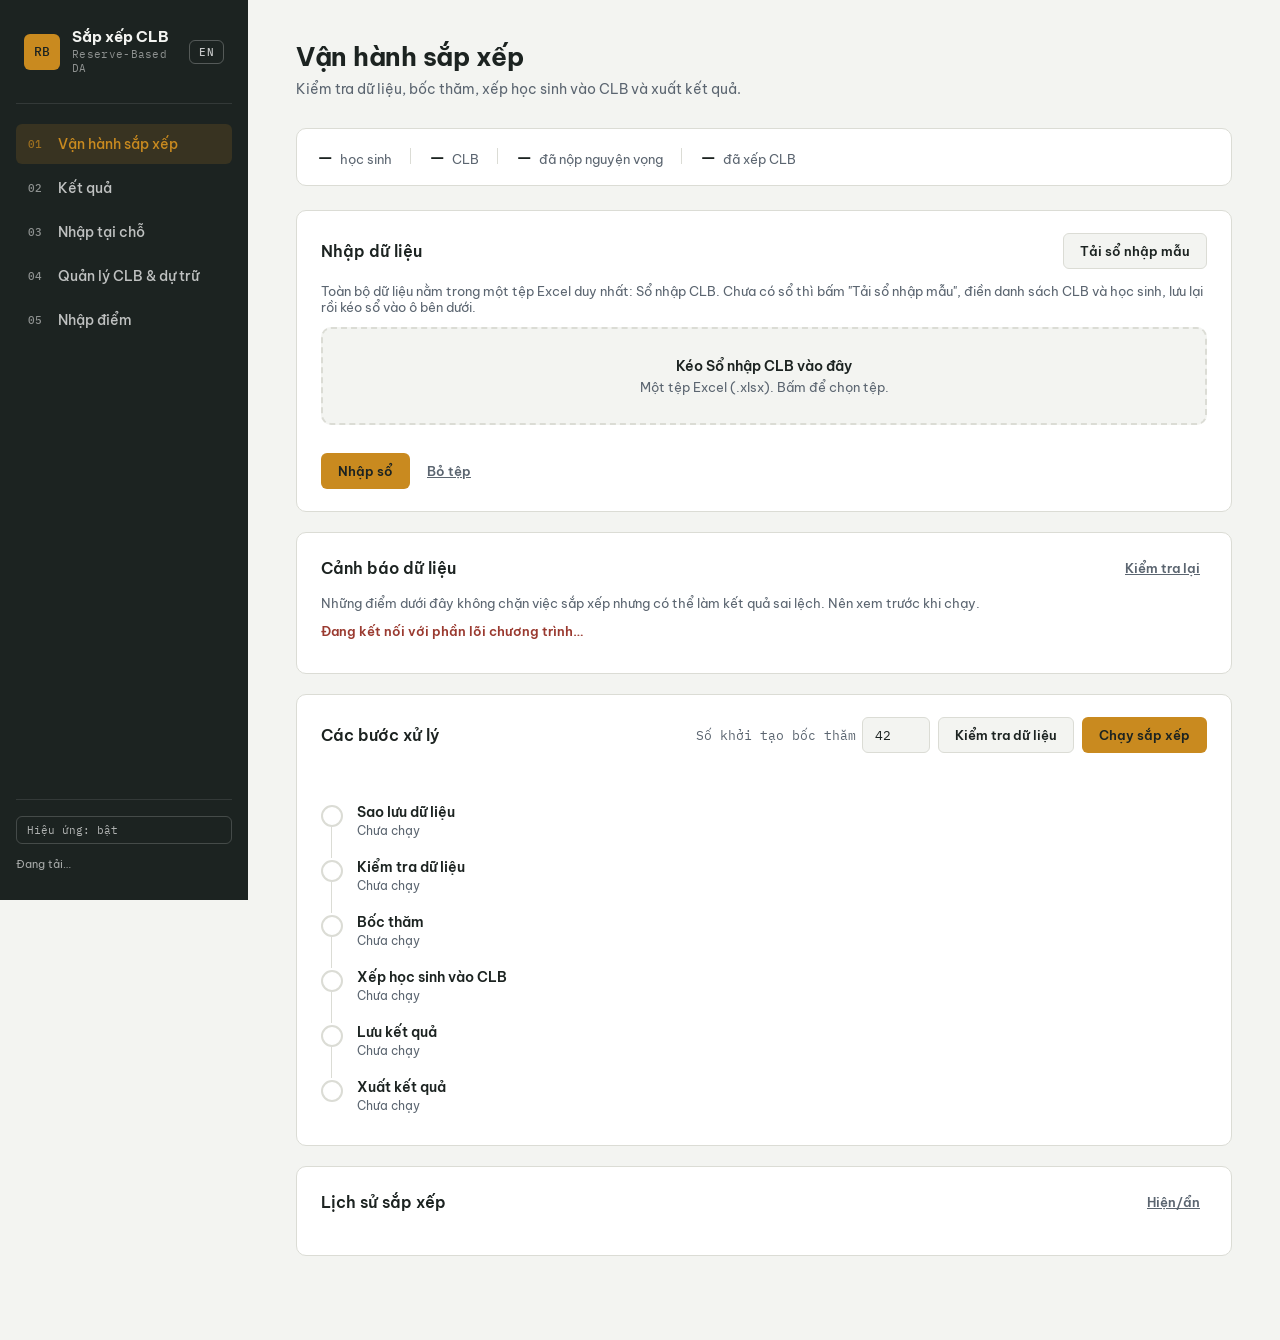
<file: index.html>
<!DOCTYPE html>
<html lang="vi">
<head>
<meta charset="UTF-8">
<meta name="viewport" content="width=device-width, initial-scale=1.0">
<title data-i18n="page_title">Sắp xếp Câu lạc bộ · RB-DA</title>
<link rel="icon" type="image/png" href="logo.png">
<link rel="shortcut icon" type="image/x-icon" href="logo.ico">
<link rel="stylesheet" href="assets/fonts/fonts.css">
<link rel="stylesheet" href="style.css">
</head>
<body>

<div class="app-shell">

  <!-- ===================== SIDEBAR ===================== -->
  <nav class="sidebar">
    <div class="brand">
      <span class="brand-mark">RB</span>
      <div class="brand-text">
        <div class="brand-title" data-i18n="brand_title">Sắp xếp CLB</div>
        <div class="brand-sub" data-i18n="brand_sub">Reserve-Based DA</div>
      </div>
      <button type="button" class="lang-toggle" id="btnLangToggle" data-i18n="lang_toggle_label">EN</button>
    </div>

    <div class="nav-group">
      <button class="nav-item is-active" data-tab="pipeline">
        <span class="nav-icon">01</span> <span data-i18n="nav_pipeline">Vận hành sắp xếp</span>
      </button>
      <button class="nav-item" data-tab="results">
        <span class="nav-icon">02</span> <span data-i18n="nav_results">Kết quả</span>
      </button>
      <button class="nav-item" data-tab="fallback">
        <span class="nav-icon">03</span> <span data-i18n="nav_fallback">Nhập tại chỗ</span>
      </button>
      <button class="nav-item" data-tab="admin">
        <span class="nav-icon">04</span> <span data-i18n="nav_admin">Quản lý CLB &amp; dự trữ</span>
      </button>
      <button class="nav-item" data-tab="scoring">
        <span class="nav-icon">05</span> <span data-i18n="nav_scoring">Nhập điểm</span>
      </button>
    </div>

    <div class="sidebar-footer">
      <button type="button" class="motion-toggle" id="btnMotionToggle" aria-pressed="true" data-i18n-aria-label="aria_hieu_ung">Hiệu ứng: bật</button>
      <div id="dbStatusLine" class="db-status" data-i18n="db_status_loading">Đang tải…</div>
      <div id="lastRunLine" class="db-status db-status-sub"></div>
      <div id="cheDoHienThi" class="db-status db-status-sub"></div>
    </div>
  </nav>

  <!-- ===================== MAIN ===================== -->
  <main class="main">

    <div class="toast-stack" id="toastStack" role="status" aria-live="polite"></div>

    <!-- ---------- TAB 1: PIPELINE ---------- -->
    <section class="view is-active" id="view-pipeline">
      <header class="view-header">
        <h1 data-i18n="pipeline_title">Vận hành sắp xếp</h1>
        <p class="view-desc" data-i18n="pipeline_desc">Kiểm tra dữ liệu, bốc thăm, xếp học sinh vào CLB và xuất kết quả.</p>
      </header>

      <div class="status-strip" id="statusStrip">
        <div class="strip-item"><span class="strip-num" id="statStudents">—</span><span class="strip-label" data-i18n="label_students">học sinh</span></div>
        <div class="strip-div"></div>
        <div class="strip-item"><span class="strip-num" id="statClubs">—</span><span class="strip-label" data-i18n="label_clubs">CLB</span></div>
        <div class="strip-div"></div>
        <div class="strip-item"><span class="strip-num" id="statPrefs">—</span><span class="strip-label" data-i18n="label_submitted_prefs">đã nộp nguyện vọng</span></div>
        <div class="strip-div"></div>
        <div class="strip-item"><span class="strip-num" id="statMatched">—</span><span class="strip-label" data-i18n="label_matched">đã xếp CLB</span></div>
      </div>

      <div class="panel">
        <div class="panel-head">
          <h2 data-i18n="import_panel_title">Nhập dữ liệu</h2>
          <div class="panel-actions">
            <button class="btn btn-secondary" id="btnTaiSoMau" data-i18n="btn_tai_so_mau">Tải sổ nhập mẫu</button>
          </div>
        </div>
        <p class="hint-text" data-i18n="import_hint">Toàn bộ dữ liệu nằm trong một tệp Excel duy nhất: Sổ nhập CLB. Chưa có sổ thì bấm "Tải sổ nhập mẫu", điền danh sách CLB và học sinh, lưu lại rồi kéo sổ vào ô bên dưới.</p>

        <div class="drop-zone" id="dropZone" tabindex="0" role="button"
             aria-describedby="dropZoneHint">
          <input type="file" id="fileAny" accept=".xlsx,.xlsm" hidden>
          <div class="drop-zone-main" data-i18n="drop_zone_main">Kéo Sổ nhập CLB vào đây</div>
          <div class="drop-zone-sub" id="dropZoneHint" data-i18n="drop_zone_sub">Một tệp Excel (.xlsx). Bấm để chọn tệp.</div>
        </div>

        <div class="import-queue" id="importQueue" hidden></div>

        <div class="import-actions" id="importActions" hidden>
          <button class="btn btn-primary" id="btnImportAll" data-i18n="btn_import_all">Nhập sổ</button>
          <button class="btn btn-ghost" id="btnClearQueue" data-i18n="btn_clear_queue">Bỏ tệp</button>
          <span class="save-feedback" role="status" aria-live="polite" id="feedbackImportAll"></span>
        </div>

        <div class="import-warnings" id="importWarnings" hidden></div>
      </div>

      <div class="panel">
        <div class="panel-head">
          <h2 data-i18n="health_panel_title">Cảnh báo dữ liệu</h2>
          <div class="panel-actions">
            <button class="btn btn-ghost" id="btnHealthRecheck" data-i18n="btn_health_recheck">Kiểm tra lại</button>
          </div>
        </div>
        <p class="hint-text" data-i18n="health_panel_hint">Những điểm dưới đây không chặn việc sắp xếp nhưng có thể làm kết quả sai lệch. Nên xem trước khi chạy.</p>
        <div id="healthSummary" class="health-summary"></div>
        <div id="healthList" class="health-list"></div>
      </div>

      <div class="panel">
        <div class="panel-head">
          <h2 data-i18n="steps_panel_title">Các bước xử lý</h2>
          <div class="panel-actions">
            <label class="seed-input-wrap">
              <span data-i18n="label_seed">Số khởi tạo bốc thăm</span>
              <input type="number" id="seedInput" value="42" class="seed-input">
            </label>
            <button class="btn btn-secondary" id="btnValidate" data-i18n="btn_validate">Kiểm tra dữ liệu</button>
            <button class="btn btn-primary" id="btnRun" data-i18n="btn_run_pipeline">Chạy sắp xếp</button>
          </div>
        </div>

        <div class="stb-lock-line" id="stbLockLine"></div>
        <div class="seed-lock-hint" id="seedLockHint" hidden></div>

        <div class="chon-buoi" id="chonBuoiBox" hidden>
          <div class="chon-buoi-dau">
            <span class="chon-buoi-nhan" data-i18n="chon_buoi_title">Buổi sẽ xếp</span>
            <div class="chon-buoi-dai">
              <label for="chonBuoiTu" data-i18n="chon_buoi_tu">Từ</label>
              <select id="chonBuoiTu" class="text-input"></select>
              <label for="chonBuoiDen" data-i18n="chon_buoi_den">đến</label>
              <select id="chonBuoiDen" class="text-input"></select>
              <button type="button" class="btn btn-ghost btn-nho" id="btnChonTatCaBuoi" data-i18n="chon_buoi_tat_ca">Chọn tất cả</button>
            </div>
          </div>
          <div class="chon-buoi-chip" id="chonBuoiChip"></div>
          <!-- KHONG dat data-i18n o day: noi dung dong nay do veChonBuoi() ghi,
               va no NEU DICH DANH buoi nao dang duoc giu nguyen. Co ca hai thi
               applyStaticText() ghi de cau dong bang cau tinh moi lan doi ngon
               ngu, va dong nhac bien mat trong khi dai the van hien mot lua
               chon mot phan. veChonBuoi() duoc goi lai tu
               reapplyDynamicTextForLangChange de dong nay theo dung ngon ngu. -->
          <p class="hint-text" id="chonBuoiNhac">Buổi không chọn giữ nguyên kết quả của lần xếp trước.</p>
        </div>

        <ol class="stepper" id="stepper">
          <li class="step" data-step="backup">
            <span class="step-dot"></span>
            <div class="step-body">
              <div class="step-title" data-i18n="step_title_backup">Sao lưu dữ liệu</div>
              <div class="step-detail" data-i18n="step_not_run_yet">Chưa chạy</div>
            </div>
          </li>
          <li class="step" data-step="validate">
            <span class="step-dot"></span>
            <div class="step-body">
              <div class="step-title" data-i18n="step_title_validate">Kiểm tra dữ liệu</div>
              <div class="step-detail" data-i18n="step_not_run_yet">Chưa chạy</div>
            </div>
          </li>
          <li class="step" data-step="stb_lottery">
            <span class="step-dot"></span>
            <div class="step-body">
              <div class="step-title" data-i18n="step_title_stb">Bốc thăm</div>
              <div class="step-detail" data-i18n="step_not_run_yet">Chưa chạy</div>
            </div>
          </li>
          <li class="step" data-step="rbda_cascade">
            <span class="step-dot"></span>
            <div class="step-body">
              <div class="step-title" data-i18n="step_title_rbda">Xếp học sinh vào CLB</div>
              <div class="step-detail" data-i18n="step_not_run_yet">Chưa chạy</div>
            </div>
          </li>
          <li class="step" data-step="write_results">
            <span class="step-dot"></span>
            <div class="step-body">
              <div class="step-title" data-i18n="step_title_write">Lưu kết quả</div>
              <div class="step-detail" data-i18n="step_not_run_yet">Chưa chạy</div>
            </div>
          </li>
          <li class="step" data-step="export">
            <span class="step-dot"></span>
            <div class="step-body">
              <div class="step-title" data-i18n="step_title_export">Xuất kết quả</div>
              <div class="step-detail" data-i18n="step_not_run_yet">Chưa chạy</div>
            </div>
          </li>
        </ol>
      </div>

      <div class="panel panel-log" id="logPanel" hidden>
        <div class="panel-head"><h2 data-i18n="error_log_title">Các lỗi cần xử lý</h2></div>
        <div class="log-box" id="logBox"></div>
      </div>

      <div class="panel">
        <div class="panel-head">
          <h2 data-i18n="history_panel_title">Lịch sử sắp xếp</h2>
          <div class="panel-actions">
            <button class="btn btn-ghost" id="btnToggleHistory" data-i18n="btn_toggle">Hiện/ẩn</button>
          </div>
        </div>
        <table class="data-table" id="historyTable" hidden>
          <thead><tr>
            <th>#</th>
            <th data-i18n="th_time">Thời điểm</th>
            <th data-i18n="th_seed">Số khởi tạo</th>
            <th data-i18n="th_rounds">Số vòng</th>
            <th data-i18n="th_matched_count">Đã xếp</th>
            <th data-i18n="th_total">Tổng</th>
            <th data-i18n="th_buoi_da_chay">Buổi đã xếp</th>
            <th data-i18n="th_redrawn">Đã bốc lại</th>
          </tr></thead>
          <tbody id="historyTableBody"></tbody>
        </table>
      </div>
    </section>

    <!-- ---------- TAB 2: KẾT QUẢ ---------- -->
    <section class="view" id="view-results">
      <header class="view-header view-header-hang">
        <div class="view-header-chu">
          <h1 data-i18n="results_title">Kết quả</h1>
          <p class="view-desc" data-i18n="results_desc">Học sinh đã được xếp vào CLB nào và mỗi CLB đã đủ chỗ chưa.</p>
        </div>
        <!-- Nhãn nút này ĐỔI theo trạng thái nên là chữ ĐỘNG: js/*.js ghi,
             và reapplyDynamicTextForLangChange() vẽ lại khi đổi ngôn ngữ.
             Không gắn data-i18n — một khoá tĩnh ở đây chỉ đúng một nửa số
             trạng thái, và chỉ chạy đúng nhờ thứ tự gọi hiện nay. -->
        <button class="btn btn-secondary" id="btnThuGonTatCa" type="button"></button>
      </header>

      <!-- Tóm tắt lần xếp: trả lời năm câu người quản trị hỏi đầu tiên,
           trước khi phải mở bất kỳ mục nào. Không thu gọn được — nó LÀ
           câu trả lời. Chữ trong ô đều do app.js ghi (chữ động). -->
      <section class="kpi-dai" id="tomTatKetQua" hidden aria-labelledby="tomTatTieuDe">
        <div class="kpi-dau">
          <h2 id="tomTatTieuDe" data-i18n="tom_tat_title">Tóm tắt lần xếp</h2>
          <span class="kpi-lan-chay" id="tomTatLanChay"></span>
        </div>
        <div class="kpi-luoi" id="tomTatLuoi"></div>
      </section>

      <!-- Dai canh bao: du lieu da sua sau lan chay -> ket qua co the da cu.
           app.js bat/tat theo get_trang_thai_ket_qua. -->
      <div class="canh-bao-vang canh-bao-hang" id="ketQuaCuBanner" hidden>
        <span data-i18n="ket_qua_cu_banner">Dữ liệu đã được sửa sau lần chạy gần nhất — kết quả bên dưới có thể đã cũ. Hãy chạy lại ở thẻ "Vận hành sắp xếp" trước khi xuất hoặc công bố.</span>
        <button class="btn btn-secondary" id="btnDiToiChay" type="button" data-i18n="btn_di_toi_chay">Đi tới Vận hành sắp xếp</button>
      </div>

      <div class="panel" id="xuatPanel">
        <div class="panel-head"><h2 data-i18n="xuat_title">Xuất dữ liệu</h2></div>
        <div class="xuat-tuy-chon">
          <label class="xuat-muc"><input type="checkbox" id="xuatKetQua" checked> <span data-i18n="xuat_opt_ket_qua">Kết quả sắp xếp: một tệp Excel (danh sách học sinh, từng CLB, học sinh chưa có chỗ, thống kê)</span></label>
          <label class="xuat-muc xuat-muc-phu"><input type="checkbox" id="xuatKemCsv"> <span data-i18n="xuat_opt_kem_csv">Kèm các tệp CSV rời (chỉ cần khi đổ số liệu vào phần mềm khác)</span></label>
          <label class="xuat-muc"><input type="checkbox" id="xuatDauVao"> <span data-i18n="xuat_opt_dau_vao">Dữ liệu đầu vào hiện tại: một Sổ nhập CLB nạp lại được</span></label>
          <label class="xuat-muc"><input type="checkbox" id="xuatThayDoi"> <span data-i18n="xuat_opt_thay_doi">Thay đổi so với lần chạy trước</span> <span class="xuat-dem" id="xuatThayDoiDem"></span></label>
          <div class="xuat-muc-hang">
            <label class="xuat-muc"><input type="checkbox" id="xuatHocSinh" disabled> <span data-i18n="xuat_opt_hoc_sinh">Hồ sơ học sinh đã chọn</span> <span class="xuat-dem" id="xuatHocSinhDem"></span></label>
            <button class="btn btn-ghost" id="btnChonHocSinh" type="button" data-i18n="btn_chon_hoc_sinh">Chọn học sinh…</button>
          </div>
        </div>
        <div class="search-row">
          <button class="btn btn-primary" id="btnXuatTuyChon" data-i18n="btn_xuat_tuy_chon">Xuất các mục đã chọn</button>
        </div>
        <div class="save-feedback xuat-ket-qua" id="xuatFeedback"></div>
        <p class="hint-text" data-i18n="xuat_hint_hoc_sinh">Hồ sơ học sinh: bấm "Chọn học sinh…" rồi đánh dấu các em ở bảng bên dưới. Đang mở một em ở thẻ 03 thì bấm "Xuất CSV em này" ngay tại đó.</p>
        <p class="hint-text xuat-canh-bao" data-i18n="xuat_canh_bao_diem">Tệp xuất có điểm chấm và số bốc thăm — không gửi cho giáo viên chấm điểm.</p>
      </div>

      <div class="panel" id="fillPanel">
        <div class="panel-head">
          <div class="panel-head-trai">
            <button class="panel-toggle" type="button" aria-expanded="true" aria-controls="fillPanelBody" data-i18n-aria-label="aria_thu_gon_muc"></button>
            <h2 data-i18n="fill_panel_title">Mức lấp đầy của từng CLB</h2>
            <span class="panel-dem" id="fillPanelDem"></span>
          </div>
          <div class="panel-actions">
            <label class="fill-sap-xep-nhan" for="fillSapXep" data-i18n="fill_sap_xep_nhan">Sắp xếp</label>
            <select id="fillSapXep" class="text-input text-input-sm">
              <option value="buoi" data-i18n="fill_sap_xep_buoi">Theo buổi</option>
              <option value="day_nhat" data-i18n="fill_sap_xep_day">Đầy nhất</option>
              <option value="vang_nhat" data-i18n="fill_sap_xep_vang">Vắng nhất</option>
              <option value="choi_cao" data-i18n="fill_sap_xep_choi">Chọi cao nhất</option>
            </select>
          </div>
        </div>
        <div class="panel-body" id="fillPanelBody">
          <p class="hint-text" data-i18n="fill_hint">Rê chuột (hoặc dùng bàn phím di tới) một dòng để xem chi tiết. Nhãn bên phải chỉ ra CLB cần để ý.</p>
          <div id="clubFillList" class="fill-list"></div>
          <div class="fill-legend">
            <span class="legend-swatch is-general"></span><span data-i18n="legend_general">Suất thường</span>
            <span class="legend-swatch is-reserve"></span><span data-i18n="legend_reserve">Vào bằng suất dự trữ</span>
            <span class="legend-swatch is-trong"></span><span data-i18n="legend_trong">Còn trống</span>
          </div>
        </div>
      </div>

      <div class="panel" id="clbPanel" hidden>
        <div class="panel-head">
          <div class="panel-head-trai">
            <button class="panel-toggle" type="button" aria-expanded="true" aria-controls="clbPanelBody" data-i18n-aria-label="aria_thu_gon_muc"></button>
            <h2 data-i18n="clb_title">Theo từng câu lạc bộ</h2>
            <span class="panel-dem" id="clbPanelDem"></span>
          </div>
        </div>
        <div class="panel-body" id="clbPanelBody">
          <p class="hint-text" data-i18n="clb_desc">Không cộng dồn cột "Số học sinh đăng ký": một học sinh chọn ba CLB trong cùng buổi sẽ được đếm ở cả ba dòng, nhưng chỉ nhận được một chỗ.</p>
          <div class="scroll-x">
            <table class="data-table" id="clbTable">
              <thead><tr>
                <th class="cot-buoi-clb" data-i18n="th_buoi">Buổi</th>
                <th data-i18n="th_club_id">Mã CLB</th>
                <th data-i18n="th_name_short">Tên</th>
                <th class="num" data-i18n="th_so_dang_ky">Số học sinh đăng ký</th>
                <th class="num" data-i18n="th_dat_nv1">Đặt nguyện vọng 1</th>
                <th class="num" data-i18n="th_capacity">Tổng chỗ</th>
                <th class="num" data-i18n="th_da_xep">Đã xếp</th>
                <th class="num" data-i18n="th_ti_le_choi">Tỉ lệ chọi</th>
                <th><span class="sr-only" data-i18n="th_muc"></span></th>
              </tr></thead>
              <tbody id="clbBody"></tbody>
            </table>
          </div>
          <div id="clbEmpty" class="empty-state" hidden data-i18n="clb_empty">Chưa có câu lạc bộ nào.</div>
          <div class="clb-ds" id="clbDsArea" hidden>
            <h3 class="clb-ds-tieu-de" id="clbDsTieuDe">—</h3>
            <div class="scroll-x">
              <table class="data-table">
                <thead><tr>
                  <th data-i18n="th_student_id">Mã học sinh</th>
                  <th data-i18n="th_name">Họ tên</th>
                  <th data-i18n="th_pref_rank">Hạng nguyện vọng</th>
                  <th data-i18n="th_tier">Loại chỗ</th>
                  <th data-i18n="th_reserve_group">Nhãn dự trữ</th>
                </tr></thead>
                <tbody id="clbDsBody"></tbody>
              </table>
            </div>
          </div>
        </div>
      </div>

      <div class="panel" id="duTruPanel" hidden>
        <div class="panel-head">
          <div class="panel-head-trai">
            <button class="panel-toggle" type="button" aria-expanded="true" aria-controls="duTruPanelBody" data-i18n-aria-label="aria_thu_gon_muc"></button>
            <h2 data-i18n="du_tru_title">Suất dự trữ đã dùng</h2>
            <span class="panel-dem" id="duTruPanelDem"></span>
          </div>
        </div>
        <div class="panel-body" id="duTruPanelBody">
          <p class="hint-text" data-i18n="du_tru_desc">Suất dự trữ không ai dùng sẽ thành suất thường, và phần ưu tiên dành cho nhóm đó không còn tác dụng.</p>
          <div class="scroll-x">
            <table class="data-table" id="duTruTable">
              <thead><tr>
                <th class="cot-buoi-clb" data-i18n="th_buoi">Buổi</th>
                <th data-i18n="th_name_short">Tên</th>
                <th data-i18n="th_reserve_group">Nhãn dự trữ</th>
                <th class="num" data-i18n="th_reserve_capacity">Suất dự trữ</th>
                <th class="num" data-i18n="th_nhom_dang_ky">Học sinh thuộc nhóm đã đăng ký</th>
                <th class="num" data-i18n="th_da_dung">Đã dùng</th>
                <th class="num" data-i18n="th_con_thua">Còn thừa</th>
              </tr></thead>
              <tbody id="duTruBody"></tbody>
            </table>
          </div>
          <div id="duTruEmpty" class="empty-state" hidden data-i18n="du_tru_khong_co">Chưa câu lạc bộ nào đặt suất dự trữ.</div>
        </div>
      </div>

      <div class="panel" id="doPhuPanel" hidden>
        <div class="panel-head">
          <div class="panel-head-trai">
            <button class="panel-toggle" type="button" aria-expanded="true" aria-controls="doPhuPanelBody" data-i18n-aria-label="aria_thu_gon_muc"></button>
            <h2 data-i18n="do_phu_title">Số CLB của mỗi học sinh</h2>
            <span class="panel-dem" id="doPhuPanelDem"></span>
          </div>
        </div>
        <div class="panel-body" id="doPhuPanelBody">
          <p class="hint-text" data-i18n="do_phu_desc">Con số quan trọng nhất là số học sinh không có CLB nào trong cả tuần.</p>
          <div class="do-phu-so">
            <div class="so-lon"><span class="so-lon-v" id="doPhuTb">—</span><span class="so-lon-k" data-i18n="do_phu_tb">CLB trung bình mỗi học sinh</span></div>
            <div class="so-lon is-canh-bao"><span class="so-lon-v" id="doPhuTrangTay">—</span><span class="so-lon-k" data-i18n="do_phu_trang_tay">Học sinh không có CLB nào cả tuần</span></div>
          </div>
          <div class="do-phu-cot" id="doPhuCot"></div>
        </div>
      </div>

      <div class="panel" id="nvPanel" hidden>
        <div class="panel-head">
          <div class="panel-head-trai">
            <button class="panel-toggle" type="button" aria-expanded="true" aria-controls="nvPanelBody" data-i18n-aria-label="aria_thu_gon_muc"></button>
            <h2 data-i18n="nv_title">Mức đáp ứng nguyện vọng</h2>
            <span class="panel-dem" id="nvPanelDem"></span>
          </div>
        </div>
        <div class="panel-body" id="nvPanelBody">
          <p class="hint-text" data-i18n="nv_desc">Số học sinh có chỗ chưa cho biết chỗ đó có đúng nguyện vọng hay không. Bảng này cho biết điều đó.</p>
          <p class="bieu-do-tieu-diem" id="nvTieuDiem"></p>
          <!-- Vành khuyên cho thấy PHẦN TRÊN TỔNG; thanh ngang bên cạnh để so
               hai mức gần nhau — việc hình tròn làm kém. Cả hai vẽ từ cùng
               một mảng trong loadPhanBoNguyenVong(). -->
          <div class="nv-bo-cuc">
            <figure class="nv-donut">
              <div id="nvDonut"></div>
              <ul class="nv-donut-chu-giai" id="nvDonutChuGiai"></ul>
            </figure>
            <div class="do-phu-cot" id="nvCot"></div>
          </div>
        </div>
      </div>

      <div class="panel" id="chuaCoChoPanel" hidden>
        <div class="panel-head">
          <div class="panel-head-trai">
            <button class="panel-toggle" type="button" aria-expanded="true" aria-controls="chuaCoChoPanelBody" data-i18n-aria-label="aria_thu_gon_muc"></button>
            <h2 data-i18n="chua_co_cho_title">Học sinh chưa có CLB nào</h2>
            <span class="panel-dem" id="chuaCoChoPanelDem"></span>
          </div>
        </div>
        <div class="panel-body" id="chuaCoChoPanelBody">
          <p class="hint-text" data-i18n="chua_co_cho_desc">Học sinh chỉ chọn một CLB đông người và học sinh chọn nhiều CLB nhưng vẫn chưa có chỗ là hai trường hợp khác nhau, cần cách xử lý khác nhau.</p>
          <div class="scroll-x">
            <table class="data-table" id="chuaCoChoTable">
              <thead><tr>
                <th data-i18n="th_student_id">Mã học sinh</th>
                <th data-i18n="th_name">Họ tên</th>
                <th class="num" data-i18n="th_so_nguyen_vong">Số nguyện vọng</th>
                <th data-i18n="th_da_khai">Các CLB đã chọn</th>
              </tr></thead>
              <tbody id="chuaCoChoBody"></tbody>
            </table>
          </div>
          <div id="chuaCoChoEmpty" class="empty-state" hidden data-i18n="chua_co_cho_khong_ai">Mọi học sinh đều có ít nhất một CLB.</div>
        </div>
      </div>

      <div class="panel" id="tkbPanel" hidden>
        <div class="panel-head">
          <div class="panel-head-trai">
            <button class="panel-toggle" type="button" aria-expanded="true" aria-controls="tkbPanelBody" data-i18n-aria-label="aria_thu_gon_muc"></button>
            <h2 data-i18n="tkb_title">Thời khoá biểu tuần</h2>
            <span class="panel-dem" id="tkbPanelDem"></span>
          </div>
          <div class="panel-actions">
            <input type="text" id="tkbSearch" class="text-input" data-i18n-placeholder="placeholder_results_search" placeholder="Tìm theo mã hoặc tên học sinh…">
          </div>
        </div>
        <div class="panel-body" id="tkbPanelBody">
          <p class="hint-text" data-i18n="tkb_desc">Mỗi học sinh một dòng, mỗi buổi một ô. Ô trống là buổi đó chưa có CLB.</p>
          <div class="scroll-x">
            <table class="data-table" id="tkbTable">
              <thead><tr id="tkbHead"></tr></thead>
              <tbody id="tkbBody"></tbody>
            </table>
          </div>
        </div>
      </div>

      <div class="panel" id="thamPanel" hidden>
        <div class="panel-head">
          <div class="panel-head-trai">
            <button class="panel-toggle" type="button" aria-expanded="true" aria-controls="thamPanelBody" data-i18n-aria-label="aria_thu_gon_muc"></button>
            <h2 data-i18n="tham_title">Số bốc thăm theo buổi</h2>
            <span class="panel-dem" id="thamPanelDem"></span>
          </div>
          <div class="panel-actions">
            <input type="text" id="thamSearch" class="text-input" data-i18n-placeholder="placeholder_results_search" placeholder="Tìm theo mã hoặc tên học sinh…">
          </div>
        </div>
        <div class="panel-body" id="thamPanelBody">
          <p class="hint-text" data-i18n="tham_desc">Mỗi buổi có thứ tự riêng, được xáo từ bộ số đã khoá, nên không học sinh nào bị xếp cuối ở mọi buổi.</p>
          <div class="canh-bao-vang" id="thamCachCu" hidden data-i18n="tham_cach_cu">Lần sắp xếp gần nhất dùng cách bốc thăm cũ, một thứ tự chung cho cả tuần, nên các cột bên dưới giống nhau. Chạy sắp xếp lại để mỗi buổi có thứ tự riêng.</div>
          <div class="scroll-x">
            <table class="data-table" id="thamTable">
              <thead><tr id="thamHead"></tr></thead>
              <tbody id="thamBody"></tbody>
            </table>
          </div>
          <p class="hint-text" data-i18n="tham_tai_lap">Chỉ cần công bố bộ số đã khoá và số khởi tạo. Ai tính lại cũng ra đúng bảng này.</p>
        </div>
      </div>

      <div class="panel" id="dsXepPanel">
        <div class="panel-head">
          <div class="panel-head-trai">
            <button class="panel-toggle" type="button" aria-expanded="true" aria-controls="dsXepPanelBody" data-i18n-aria-label="aria_thu_gon_muc"></button>
            <h2 data-i18n="results_list_title">Danh sách xếp CLB</h2>
            <span class="panel-dem" id="dsXepPanelDem"></span>
          </div>
          <div class="panel-actions">
            <span id="unmatchedBadge" class="unmatched-badge" hidden></span>
            <input type="text" id="resultsSearch" class="text-input" data-i18n-placeholder="placeholder_results_search" placeholder="Tìm theo mã hoặc tên học sinh…">
          </div>
        </div>
        <div class="panel-body" id="dsXepPanelBody">
          <!-- Chon hoc sinh de xuat ho so. Tap da chon SONG QUA o tim kiem:
               tim "An" chon 2 em, tim "Binh" chon them 1 -> xuat ca 3. -->
          <div class="search-row chon-hs-hang">
            <label class="xuat-muc" id="hienCaEmChuaXepHang" hidden><input type="checkbox" id="hienCaEmChuaXep"> <span data-i18n="hien_ca_em_chua_xep">Hiện cả em chưa được xếp</span></label>
            <span class="chon-hs-dem" id="hsDaChonDem"></span>
            <button class="btn btn-secondary" id="btnXuatHsDaChon" disabled data-i18n="btn_xuat_hs_da_chon">Xuất CSV học sinh đã chọn</button>
            <button class="btn btn-ghost" id="btnBoChonHs" disabled data-i18n="btn_bo_chon_hs">Bỏ chọn</button>
          </div>
          <table class="data-table">
            <thead>
              <tr>
                <th class="cot-chon"><input type="checkbox" id="chonTatCaKetQua" data-i18n-aria-label="aria_chon_tat_ca_dang_hien"></th>
                <th data-i18n="th_student_id">Mã học sinh</th>
                <th data-i18n="th_name">Họ tên</th>
                <th class="cot-buoi" data-i18n="th_buoi">Buổi</th>
                <th data-i18n="th_club">Câu lạc bộ</th>
                <th data-i18n="th_tier">Loại chỗ</th>
                <th data-i18n="th_pref_rank">Hạng nguyện vọng</th>
              </tr>
            </thead>
            <tbody id="resultsTableBody"></tbody>
          </table>
          <div id="resultsEmptyState" class="empty-state" hidden data-i18n="results_empty_state">Chưa có kết quả. Hãy chạy sắp xếp ở thẻ "Vận hành sắp xếp" trước.</div>
        </div>
      </div>
    </section>

    <!-- ---------- TAB 3: NHẬP TẠI CHỖ (KIOSK) ---------- -->
    <section class="view" id="view-fallback">
      <header class="view-header">
        <h1 data-i18n="fallback_title">Nhập tại chỗ</h1>
        <p class="view-desc" data-i18n="fallback_desc">Tìm hoặc tạo học sinh, rồi làm hai bước: chọn CLB dự thi và xếp hạng nguyện vọng. Hai bước này không phụ thuộc nhau.</p>
      </header>

      <div class="panel">
        <div class="panel-head"><h2 data-i18n="fallback_step0_title">Tìm hoặc tạo học sinh</h2></div>
        <div class="search-row">
          <input type="text" id="studentSearchInput" class="text-input" data-i18n-placeholder="placeholder_fallback_search" placeholder="Nhập mã học sinh hoặc tên…">
          <button class="btn btn-secondary" id="btnStudentSearch" data-i18n="btn_search">Tìm</button>
        </div>
        <div id="studentSearchResults" class="search-results"></div>
        <div class="pagination-row" id="fallbackStudentPagination" hidden>
          <button class="btn btn-ghost" id="btnFallbackPrevPage" data-i18n="btn_prev_page">‹ Trước</button>
          <span class="pagination-label" id="fallbackPaginationLabel">—</span>
          <button class="btn btn-ghost" id="btnFallbackNextPage" data-i18n="btn_next_page">Sau ›</button>
        </div>

        <div class="new-student-row">
          <input type="text" id="newStudentId" class="text-input text-input-sm" data-i18n-placeholder="placeholder_new_student_id" placeholder="Mã học sinh mới">
          <input type="text" id="newStudentName" class="text-input" data-i18n-placeholder="placeholder_full_name" placeholder="Họ tên">
          <button class="btn btn-secondary" id="btnCreateStudent" data-i18n="btn_create_student">Tạo học sinh mới</button>
        </div>
      </div>

      <div class="panel" id="fallbackWorkArea" hidden>
        <div class="panel-head">
          <h2 id="currentStudentLabel">—</h2>
          <div class="panel-actions">
            <button class="btn btn-ghost" id="btnXuatEmNay" data-i18n="btn_xuat_em_nay">Xuất CSV em này</button>
            <button class="btn btn-ghost" id="btnResetStudentEntry" data-i18n="btn_reset_entry">Sửa lại từ đầu</button>
            <button class="btn-icon-danger" id="btnDeleteStudent" data-i18n="btn_delete_student">Xoá học sinh</button>
          </div>
        </div>

        <div class="save-feedback xuat-ket-qua" id="fallbackXuatFeedback"></div>
        <div class="fallback-steps">
          <div class="fallback-step">
            <h3 data-i18n="fallback_step1_title">Bước 1. Chọn CLB dự thi</h3>
            <p class="hint-text" data-i18n="fallback_step1_hint">Mỗi buổi chọn tối đa 5 CLB. Bỏ chọn một CLB đã chấm điểm thì điểm đó bị xoá khi bấm Lưu.</p>
            <div id="testSelectionGrid" class="option-list"></div>
            <button class="btn btn-primary" id="btnSubmitTestSelection" data-i18n="btn_save_test_selection">Lưu CLB dự thi</button>
            <span class="chua-luu" id="chuaLuuThi" hidden data-i18n="fallback_chua_luu">• Chưa lưu</span>
            <span class="save-feedback" role="status" aria-live="polite" id="testSelectionFeedback"></span>
          </div>

          <div class="fallback-step">
            <h3 data-i18n="fallback_step2_title">Bước 2. Xếp hạng nguyện vọng</h3>
            <p class="hint-text" data-i18n="fallback_step2_hint">Bấm vào CLB theo thứ tự muốn vào nhất trước, mỗi buổi tối đa 10 CLB. Có thể chọn cả CLB không có ở Bước 1.</p>
            <p class="hint-text" id="fallbackBuoiHint" hidden data-i18n="fallback_buoi_hint">Mỗi buổi chỉ nhận được tối đa một CLB. Chọn CLB ở nhiều buổi để có lịch cả tuần.</p>
            <div class="phu-buoi" id="fallbackPhuBuoi" hidden></div>
            <div id="rankingSourceGrid" class="option-list"></div>
            <div class="ranking-result">
              <div class="ranking-result-label" data-i18n="ranking_current_label">Thứ tự nguyện vọng</div>
              <ol id="rankingList" class="ranking-list"></ol>
              <button class="btn btn-ghost" id="btnClearRanking" data-i18n="btn_clear_all">Xoá hết</button>
            </div>
            <button class="btn btn-primary" id="btnSubmitPreferences" data-i18n="btn_save_preferences">Lưu nguyện vọng</button>
            <span class="chua-luu" id="chuaLuuNv" hidden data-i18n="fallback_chua_luu">• Chưa lưu</span>
            <span class="save-feedback" role="status" aria-live="polite" id="preferencesFeedback"></span>
          </div>
        </div>
      </div>
    </section>

    <!-- ---------- TAB 4: QUẢN LÝ CLUB & DỰ TRỮ ---------- -->
    <section class="view" id="view-admin">
      <header class="view-header">
        <h1 data-i18n="admin_title">Quản lý CLB &amp; dự trữ</h1>
        <p class="view-desc" data-i18n="admin_desc">Thêm, sửa CLB và gán nhãn dự trữ cho học sinh. Trường tự quyết định ai được dự trữ. Phần mềm chỉ ghép học sinh và CLB có cùng nhãn.</p>
      </header>

      <div class="panel">
        <div class="panel-head"><h2 data-i18n="admin_club_form_title">Thêm hoặc sửa CLB</h2></div>
        <div class="admin-form-grid">
          <input type="text" id="clubFormId" class="text-input text-input-sm" data-i18n-placeholder="placeholder_club_id" placeholder="Mã CLB (ví dụ: clb_01)">
          <input type="text" id="clubFormName" class="text-input" data-i18n-placeholder="placeholder_club_name" placeholder="Tên CLB">
          <input type="number" id="clubFormCapacity" class="text-input text-input-sm" data-i18n-placeholder="placeholder_capacity" placeholder="Tổng chỗ" min="1">
          <input type="number" id="clubFormReserveCapacity" class="text-input text-input-sm" data-i18n-placeholder="placeholder_reserve_capacity" placeholder="Suất dự trữ" min="0" value="0">
          <input type="text" id="clubFormReserveGroup" class="text-input text-input-sm" data-i18n-placeholder="placeholder_reserve_group" placeholder="Nhãn dự trữ (để trống nếu không có)" list="reserveGroupOptions">
          <datalist id="reserveGroupOptions"></datalist>
          <input type="text" id="clubFormBuoi" class="text-input" data-i18n-placeholder="placeholder_buoi" placeholder="Buổi sinh hoạt (ví dụ: thu_3)" list="buoiOptions">
          <datalist id="buoiOptions"></datalist>
          <button class="btn btn-primary" id="btnSaveClub" data-i18n="btn_save_club">Lưu CLB</button>
        </div>
        <span class="save-feedback" role="status" aria-live="polite" id="clubFormFeedback"></span>

        <table class="data-table" style="margin-top:18px;">
          <thead><tr>
            <th data-i18n="th_club_id">Mã CLB</th>
            <th data-i18n="th_name_short">Tên</th>
            <th data-i18n="th_capacity">Tổng chỗ</th>
            <th data-i18n="th_reserve_capacity">Suất dự trữ</th>
            <th data-i18n="th_reserve_group">Nhãn dự trữ</th>
            <th class="cot-buoi" data-i18n="th_buoi">Buổi</th>
            <th><span class="sr-only" data-i18n="th_thao_tac"></span></th>
          </tr></thead>
          <tbody id="adminClubTableBody"></tbody>
        </table>
        <div id="adminClubEmptyState" class="empty-state" hidden data-i18n="admin_club_empty">Chưa có CLB nào. Thêm CLB đầu tiên bằng biểu mẫu ở trên.</div>
        <p class="hint-text" data-i18n="buoi_hint_form">Hai CLB cùng buổi là trùng giờ, mỗi học sinh chỉ vào được một. Để trống nếu trường chỉ có một buổi.</p>
      </div>

      <div class="panel" id="taiBuoiPanel" hidden>
        <div class="panel-head"><h2 data-i18n="admin_tai_buoi_title">Tải theo buổi</h2></div>
        <p class="hint-text" data-i18n="admin_tai_buoi_desc">Nên xem trước khi sắp xếp. Nếu một buổi quá đông trong khi buổi khác còn chỗ, hãy chuyển bớt CLB sang buổi vắng hơn.</p>
        <div class="scroll-x">
          <table class="data-table">
            <thead><tr>
              <th data-i18n="th_buoi">Buổi</th>
              <th class="num" data-i18n="th_so_clb">Số CLB</th>
              <th class="num" data-i18n="th_tong_cho">Tổng chỗ</th>
              <th class="num" data-i18n="th_em_muon_buoi">Học sinh chọn buổi này</th>
              <th class="num" data-i18n="th_ti_le_choi">Tỉ lệ chọi</th>
              <th><span class="sr-only" data-i18n="th_muc"></span></th>
            </tr></thead>
            <tbody id="taiBuoiBody"></tbody>
          </table>
        </div>
        <p class="hint-text" data-i18n="ti_le_choi_giai_thich">Tỉ lệ chọi tính theo số học sinh, không theo số nguyện vọng, vì mỗi học sinh chỉ nhận một chỗ mỗi buổi.</p>
      </div>

      <div class="panel" id="lichTuanPanel" hidden>
        <div class="panel-head"><h2 data-i18n="admin_lich_tuan_title">Lịch tuần</h2></div>
        <p class="hint-text" data-i18n="admin_lich_tuan_desc">Mỗi cột là một buổi. Thanh dưới mỗi CLB là mức lấp đầy của lần sắp xếp gần nhất.</p>
        <div class="lich-tuan" id="lichTuan"></div>
      </div>

      <div class="panel">
        <div class="panel-head"><h2 data-i18n="admin_reserve_assign_title">Gán nhãn dự trữ và xuất hồ sơ học sinh</h2></div>
        <div class="search-row">
          <input type="text" id="adminStudentSearch" class="text-input" data-i18n-placeholder="placeholder_admin_student_search" placeholder="Tìm học sinh theo mã hoặc tên…">
          <input type="text" id="bulkReserveGroupInput" class="text-input text-input-sm" data-i18n-placeholder="placeholder_reserve_group_apply" placeholder="Nhãn dự trữ cần gán" list="reserveGroupOptions">
          <button class="btn btn-secondary" id="btnBulkAssign" data-i18n="btn_bulk_assign">Gán cho học sinh đã đánh dấu</button>
          <button class="btn btn-secondary" id="btnAdminXuatHs" data-i18n="btn_admin_xuat_hs">Xuất CSV học sinh đã đánh dấu</button>
          <span class="chon-hs-dem" id="adminDemDanhDau"></span>
        </div>
        <div class="save-feedback xuat-ket-qua" id="adminXuatFeedback"></div>
        <p class="hint-text xuat-canh-bao" data-i18n="xuat_canh_bao_diem">Tệp xuất có điểm chấm và số bốc thăm — không gửi cho giáo viên chấm điểm.</p>
        <table class="data-table">
          <thead><tr>
            <th><input type="checkbox" id="adminChonTatCa" data-i18n-aria-label="aria_chon_tat_ca_trang"></th>
            <th data-i18n="th_student_id">Mã học sinh</th>
            <th data-i18n="th_name">Họ tên</th>
            <th data-i18n="th_current_reserve_group">Nhãn dự trữ hiện tại</th>
          </tr></thead>
          <tbody id="adminStudentTableBody"></tbody>
        </table>
        <div id="adminStudentEmptyState" class="empty-state" hidden data-i18n="admin_student_empty">Chưa có học sinh nào. Thêm ở thẻ "Nhập tại chỗ" hoặc nạp tệp từ Microsoft Forms.</div>
        <div class="pagination-row" id="adminStudentPagination">
          <button class="btn btn-ghost" id="btnAdminPrevPage" data-i18n="btn_prev_page">‹ Trước</button>
          <span class="pagination-label" id="adminPaginationLabel">—</span>
          <button class="btn btn-ghost" id="btnAdminNextPage" data-i18n="btn_next_page">Sau ›</button>
        </div>
      </div>

      <div class="panel">
        <div class="panel-head"><h2 data-i18n="danger_zone_title">Vùng nguy hiểm: xoá dữ liệu để làm lại</h2></div>
        <p class="hint-text" data-i18n="danger_zone_desc">Nạp tệp chỉ thêm học sinh mới, không xoá học sinh cũ. Muốn làm lại với bộ dữ liệu khác, hãy xoá ở đây trước, nếu không học sinh cũ vẫn chiếm chỗ.</p>
        <p class="hint-text" data-i18n="danger_zone_safety">Cả hai nút đều tự sao lưu dữ liệu trước khi xoá. Lịch sử các lần sắp xếp được giữ lại.</p>
        <div class="search-row">
          <button class="btn btn-danger" id="btnResetStudents" data-i18n="btn_reset_students">Xoá toàn bộ học sinh (giữ CLB)</button>
          <button class="btn btn-danger" id="btnResetAll" data-i18n="btn_reset_all">Xoá toàn bộ dữ liệu (cả CLB)</button>
        </div>
      </div>
    </section>

    <!-- ---------- TAB 5: NHẬP ĐIỂM ---------- -->
    <section class="view" id="view-scoring">
      <header class="view-header">
        <h1 data-i18n="scoring_title">Nhập điểm</h1>
        <p class="view-desc" data-i18n="scoring_desc">Chọn CLB để chấm. Danh sách chỉ có mã và họ tên, không có số bốc thăm hay thứ hạng nguyện vọng, để việc chấm điểm được khách quan.</p>
      </header>

      <div class="panel">
        <div class="panel-head"><h2 data-i18n="scoring_overview_title">Tiến độ chấm của từng CLB</h2></div>
        <table class="data-table">
          <thead><tr>
            <th data-i18n="th_club_id">Mã CLB</th>
            <th data-i18n="th_name_short">Tên</th>
            <th data-i18n="th_n_applicants">Đã đăng ký</th>
            <th data-i18n="th_n_scored">Đã chấm</th>
            <th><span class="sr-only" data-i18n="th_thao_tac"></span></th>
          </tr></thead>
          <tbody id="scoringOverviewBody"></tbody>
        </table>
        <div id="scoringOverviewEmpty" class="empty-state" hidden data-i18n="scoring_overview_empty">Chưa CLB nào có học sinh đăng ký dự thi.</div>
      </div>

      <div class="panel" id="scoringWorkArea" hidden>
        <div class="panel-head">
          <h2 id="scoringClubLabel">—</h2>
          <div class="panel-actions">
            <button class="btn btn-primary" id="btnSaveScores" data-i18n="btn_save_scores">Lưu điểm</button>
          </div>
        </div>
        <table class="data-table">
          <thead><tr>
            <th data-i18n="th_student_id">Mã học sinh</th>
            <th data-i18n="th_name">Họ tên</th>
            <th data-i18n="th_score">Điểm</th>
          </tr></thead>
          <tbody id="scoringTableBody"></tbody>
        </table>
        <span class="save-feedback" role="status" aria-live="polite" id="scoringFeedback"></span>
      </div>
    </section>

  </main>
</div>

<div class="bd-tooltip" id="bieuDoTooltip" role="tooltip" hidden></div>
<script src="i18n_loi.js"></script>
<script src="i18n.js"></script>
<script src="chung.js"></script>
<script src="js/00_nen.js"></script>
<script src="js/01_khung.js"></script>
<script src="js/02_van_hanh.js"></script>
<script src="js/03_ket_qua.js"></script>
<script src="js/04_nhap_tai_cho.js"></script>
<script src="js/05_quan_ly.js"></script>
<script src="js/06_cham_diem.js"></script>
<script src="js/07_ngon_ngu.js"></script>
<script src="js/08_khoi_dong.js"></script>
</body>
</html>
</file>
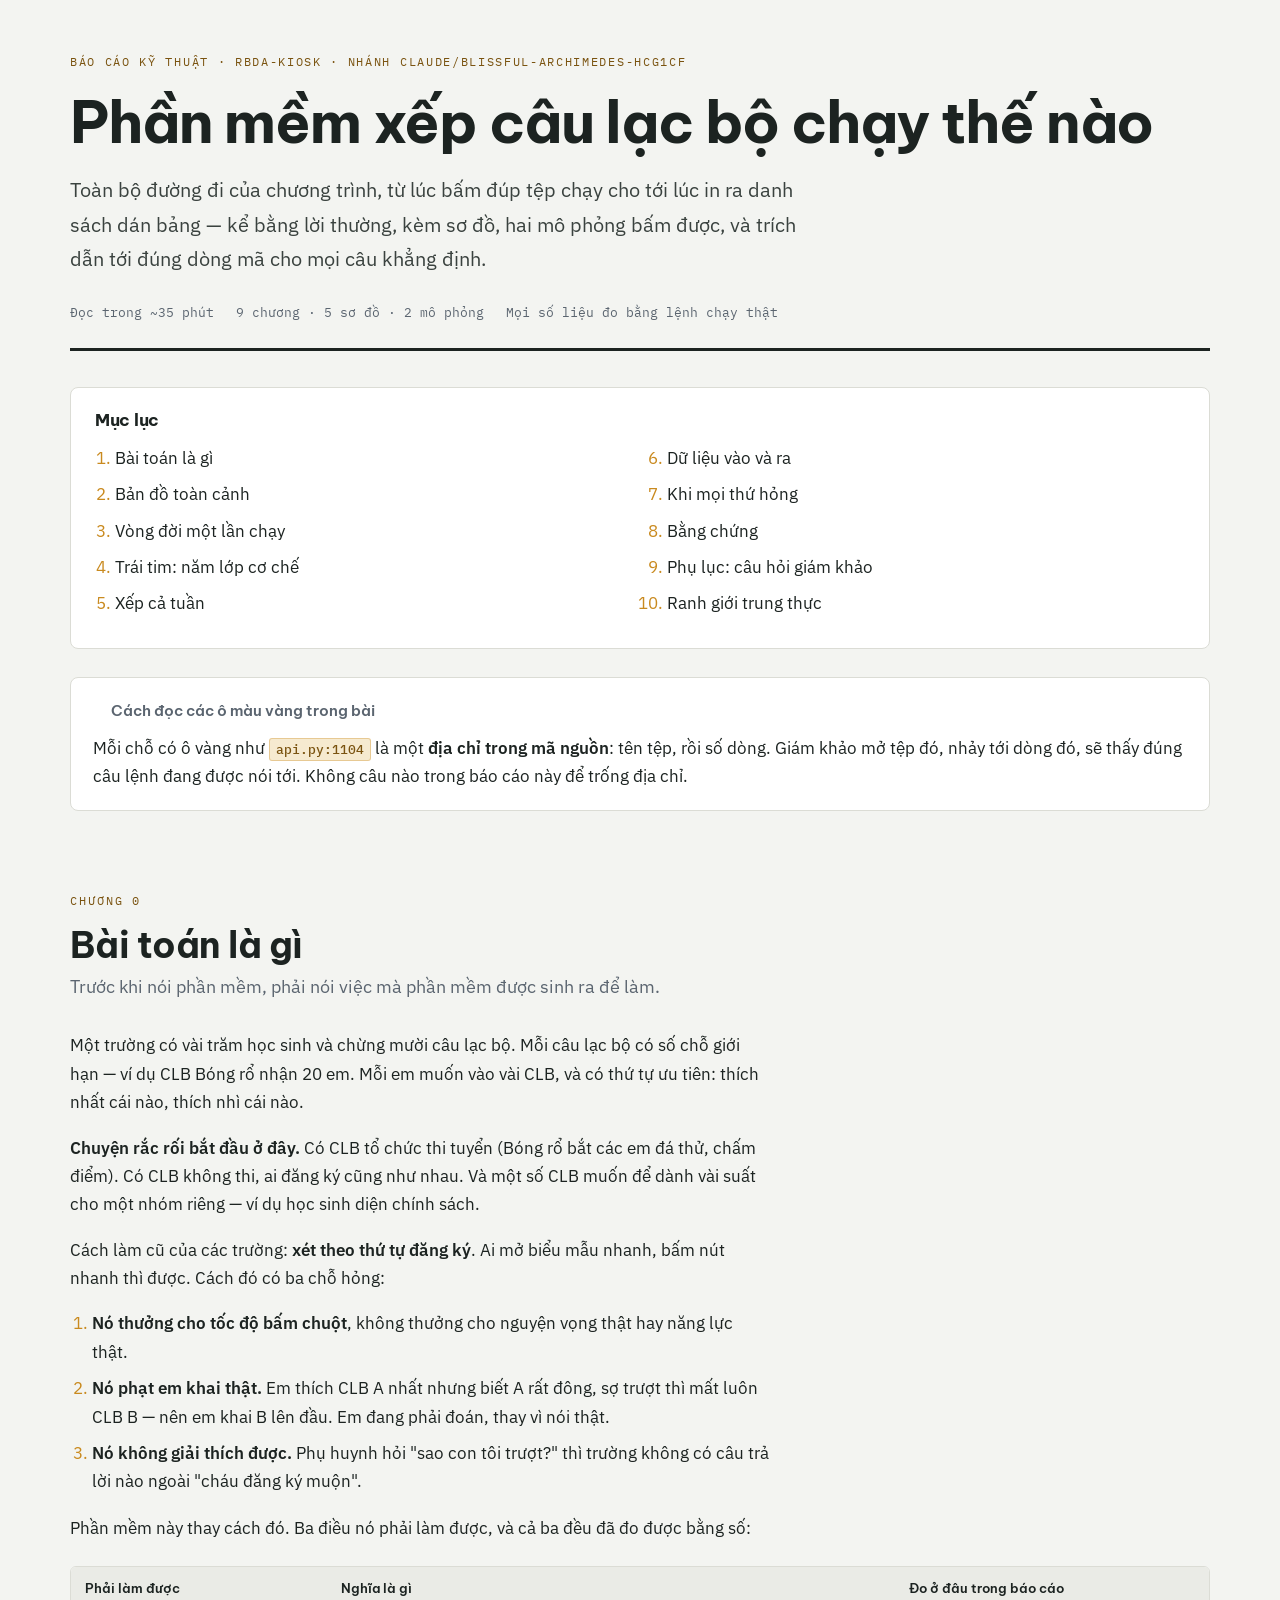
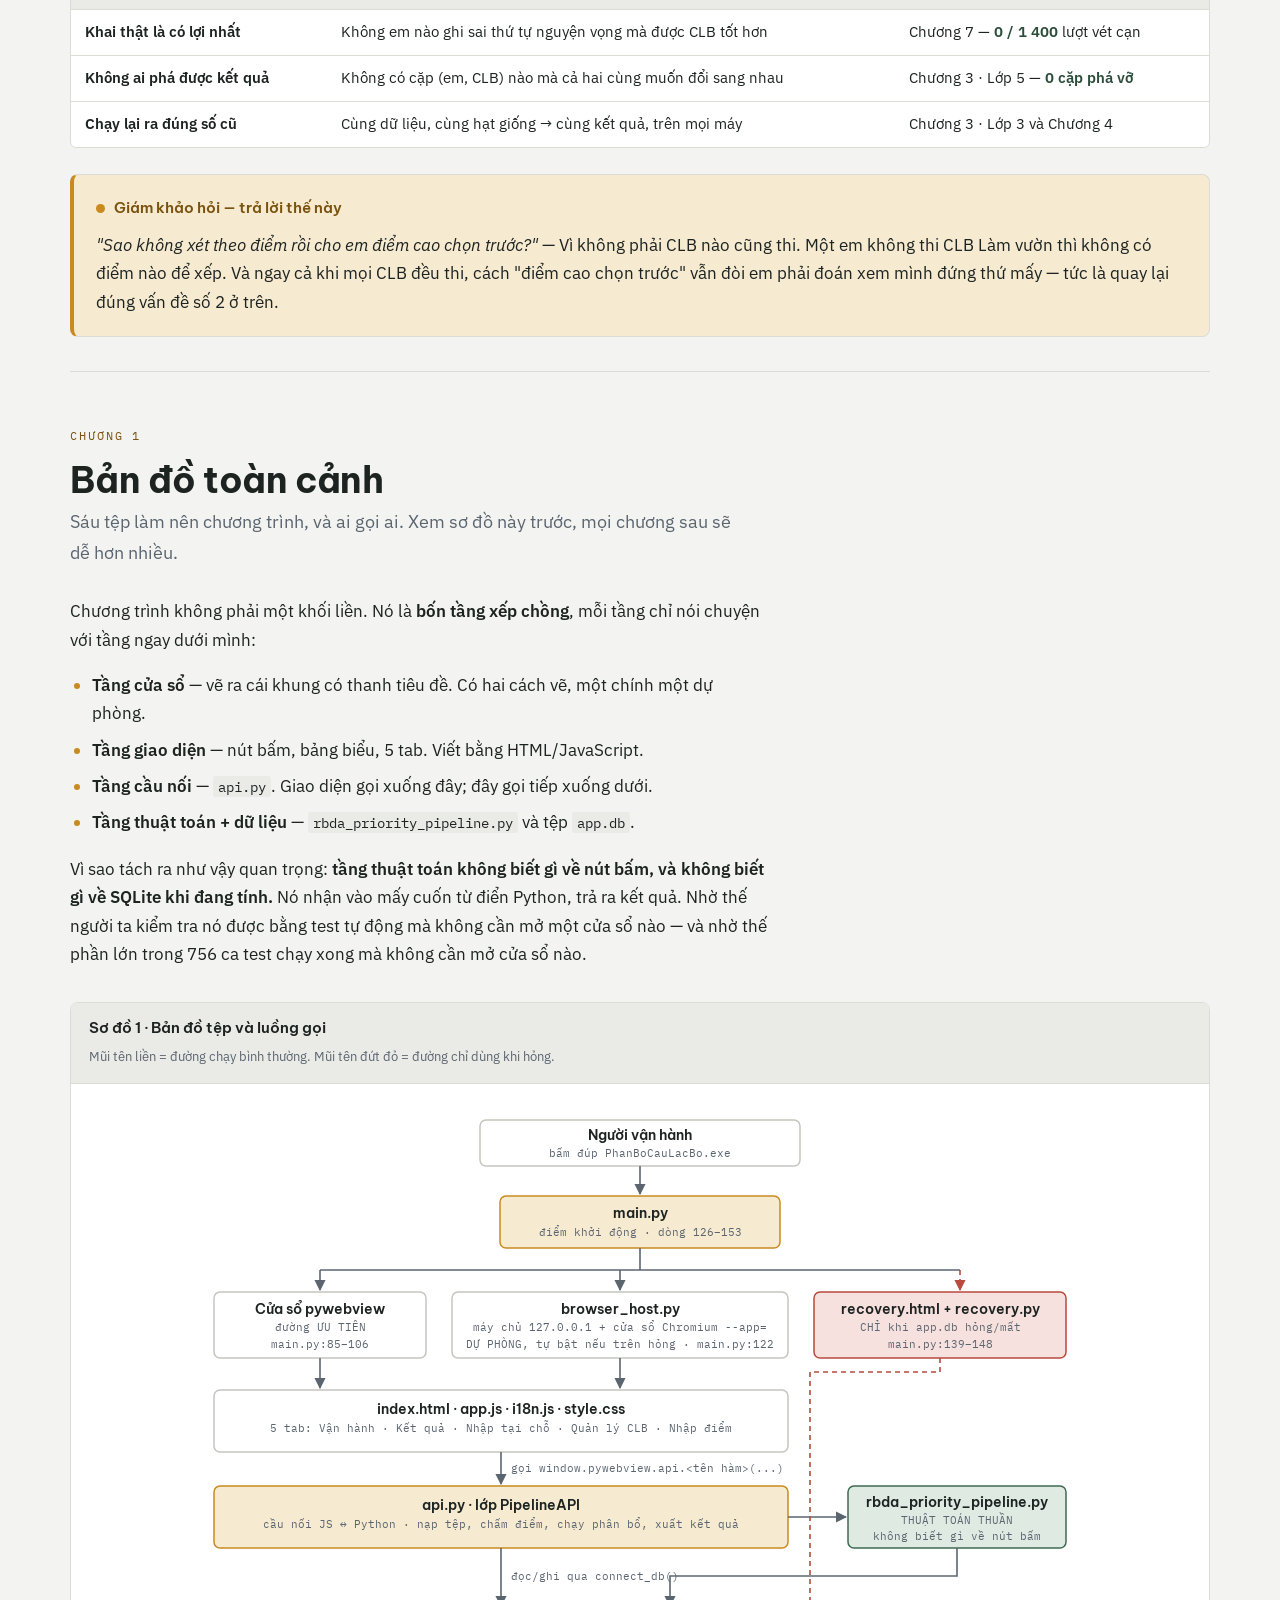
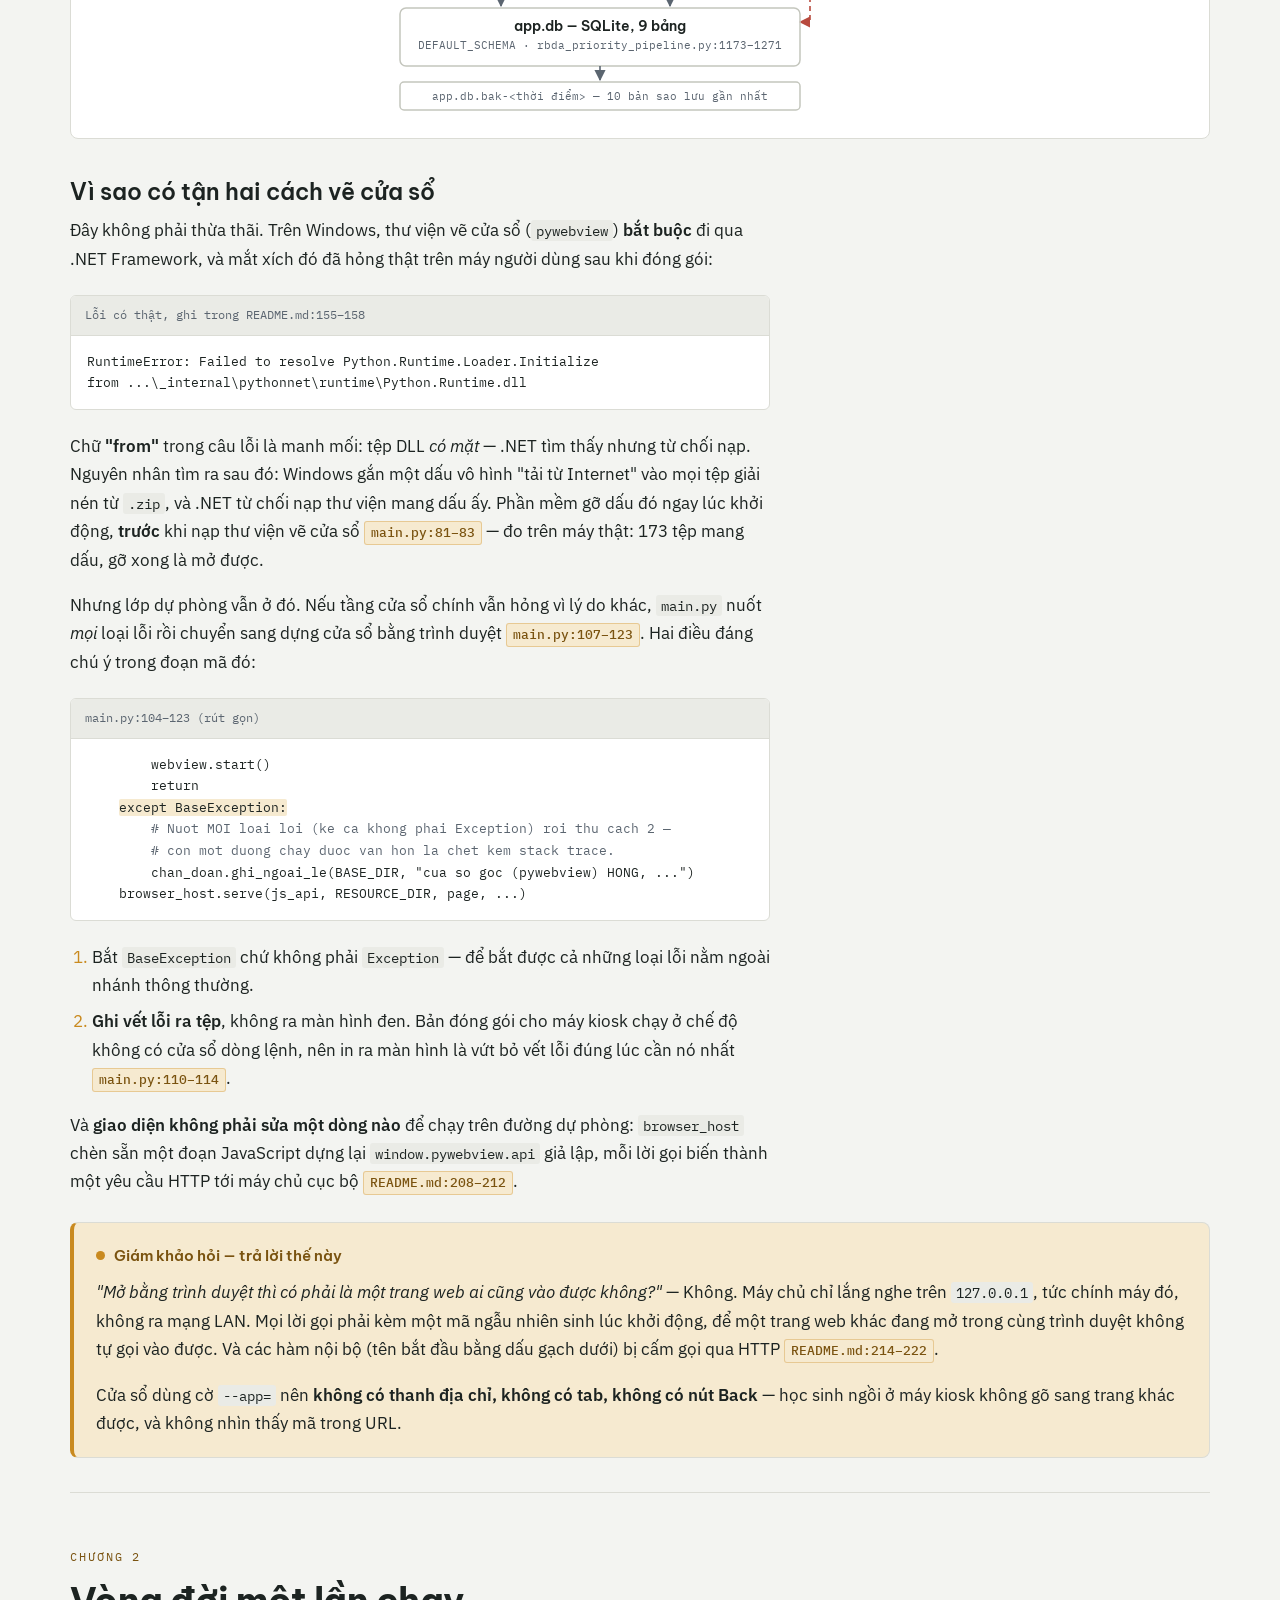
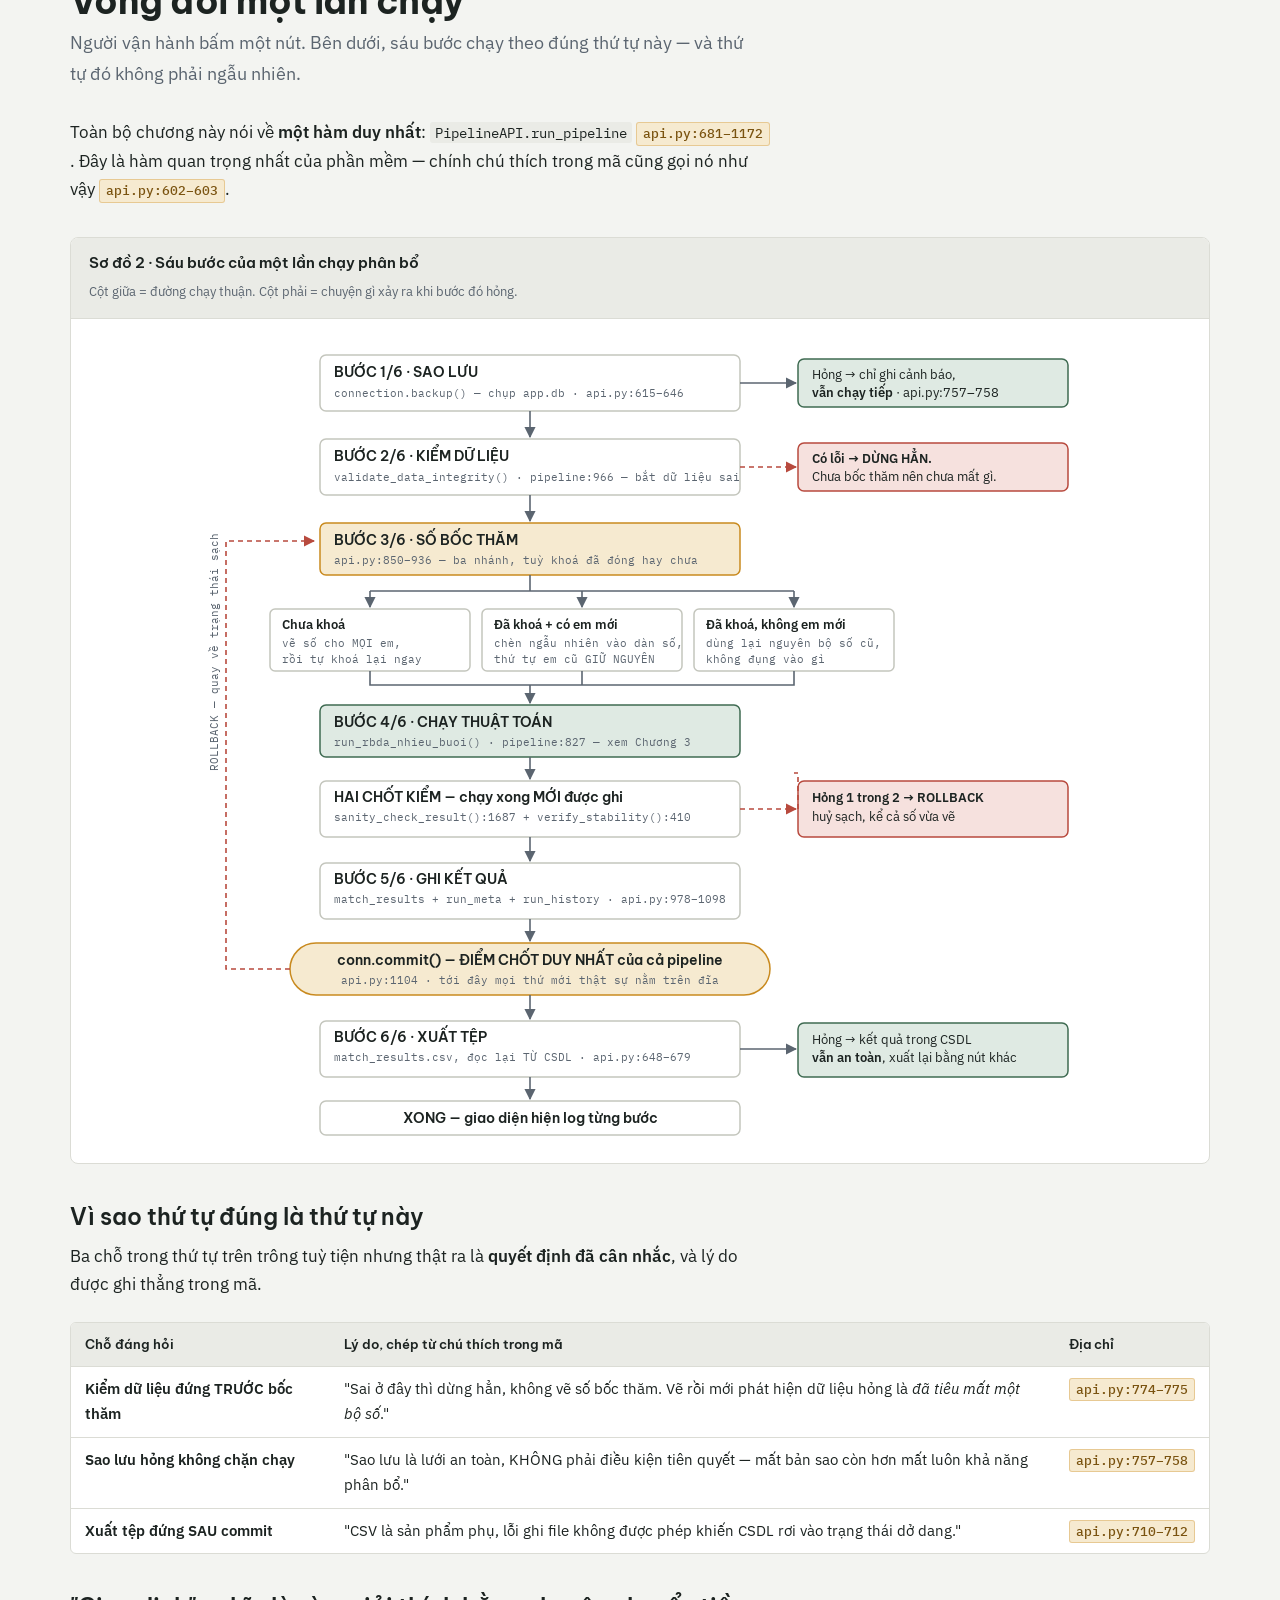
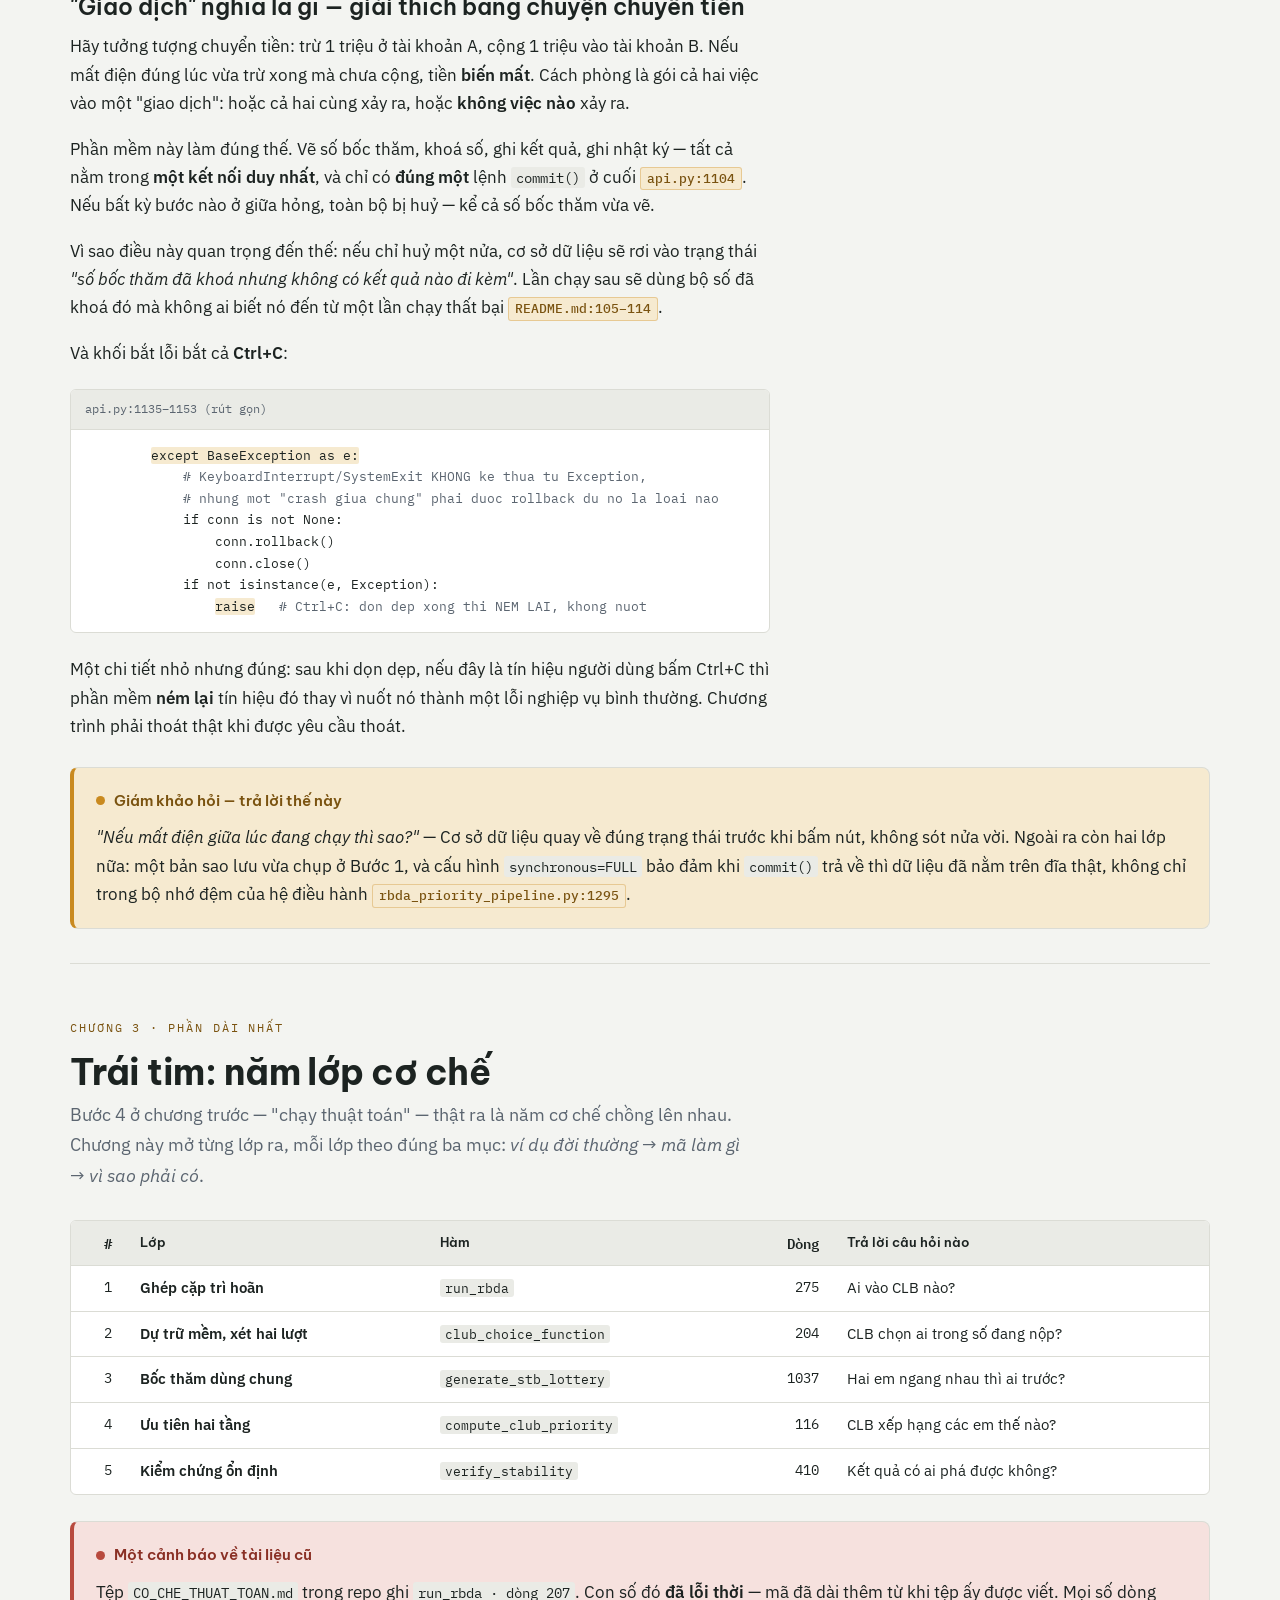
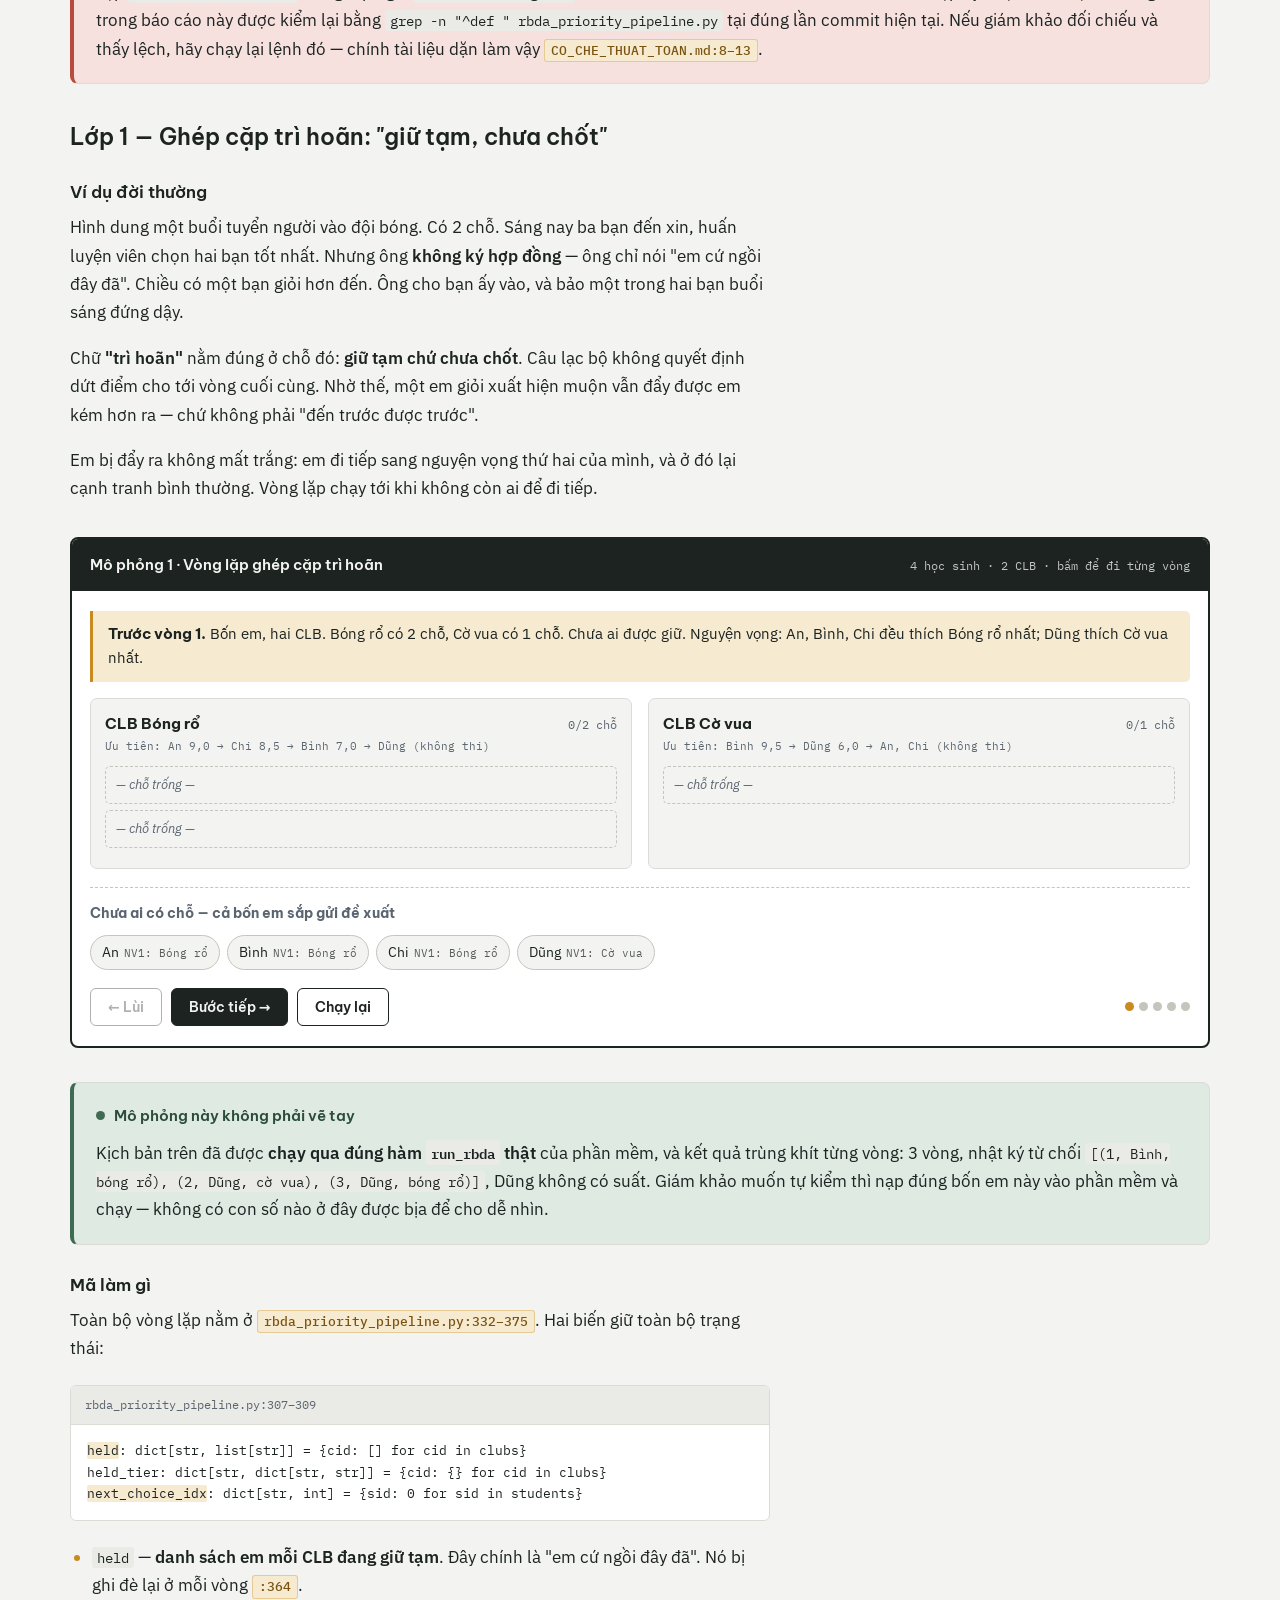
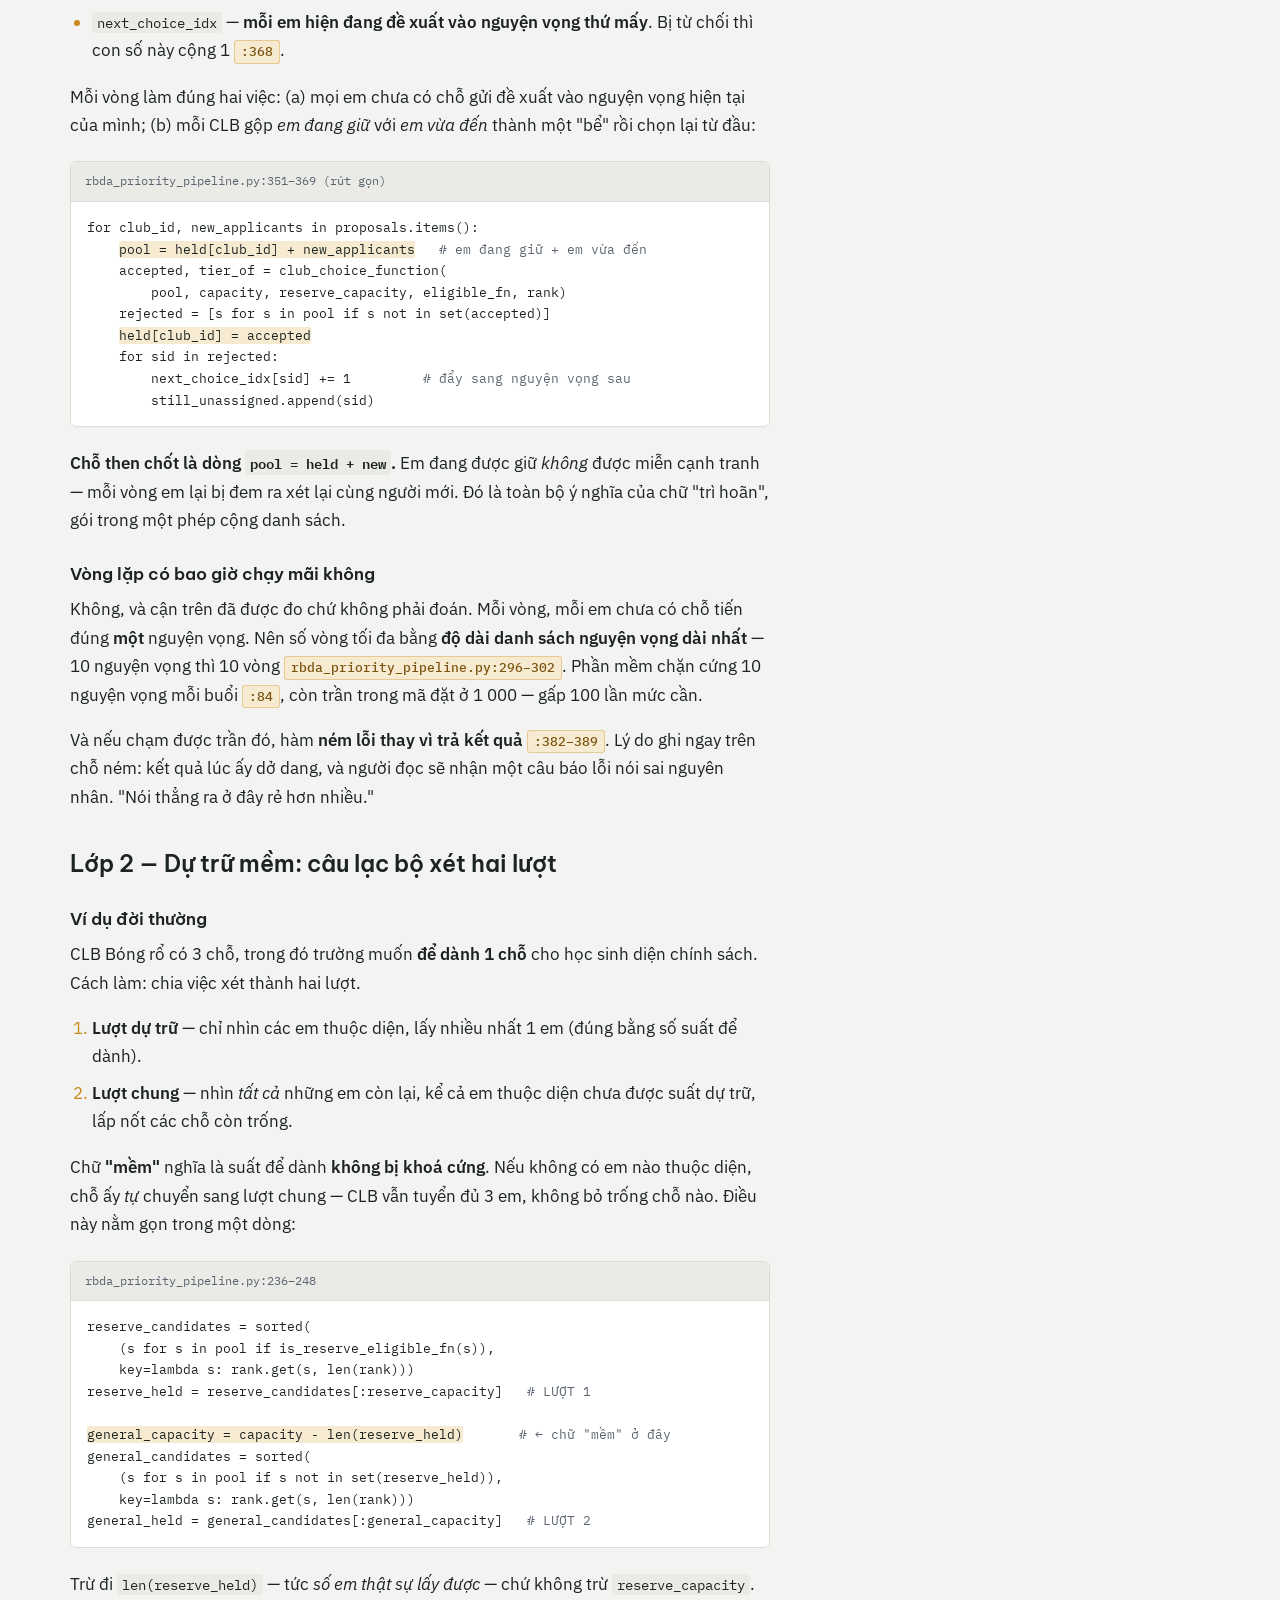
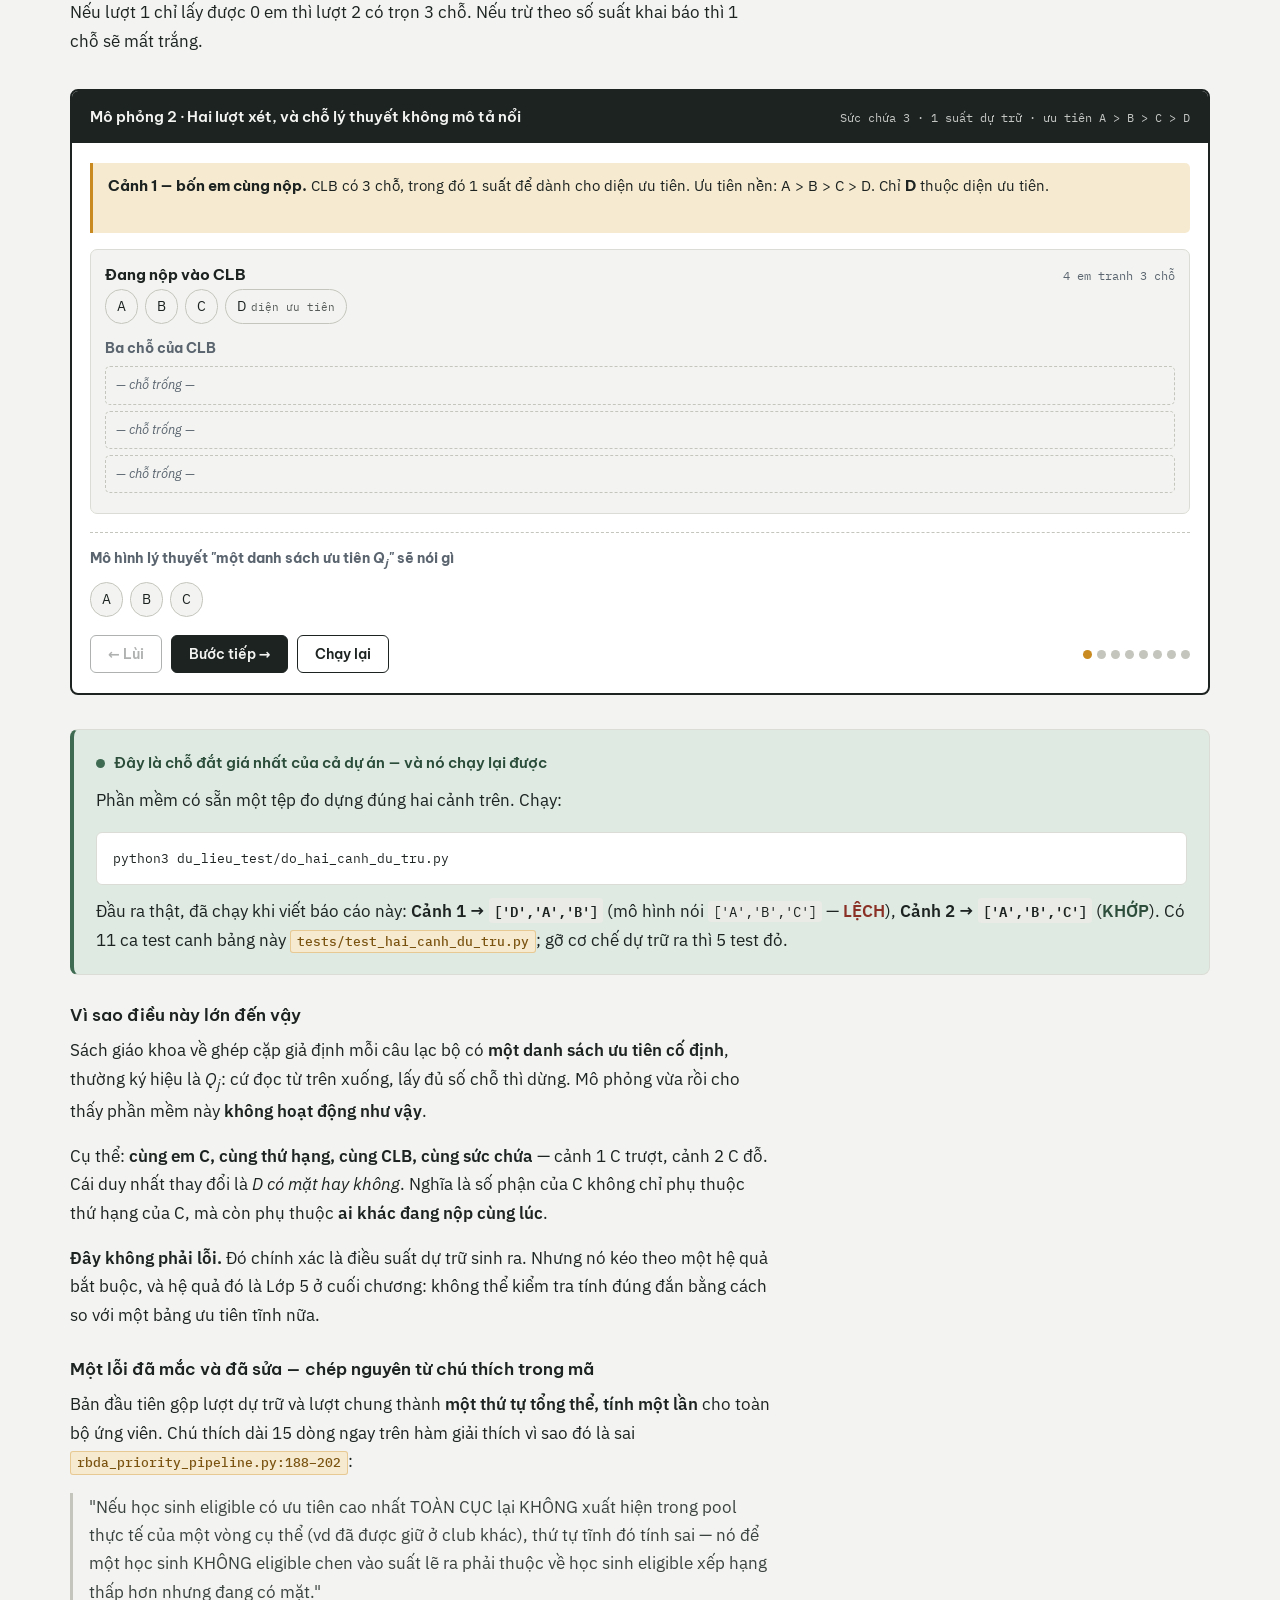
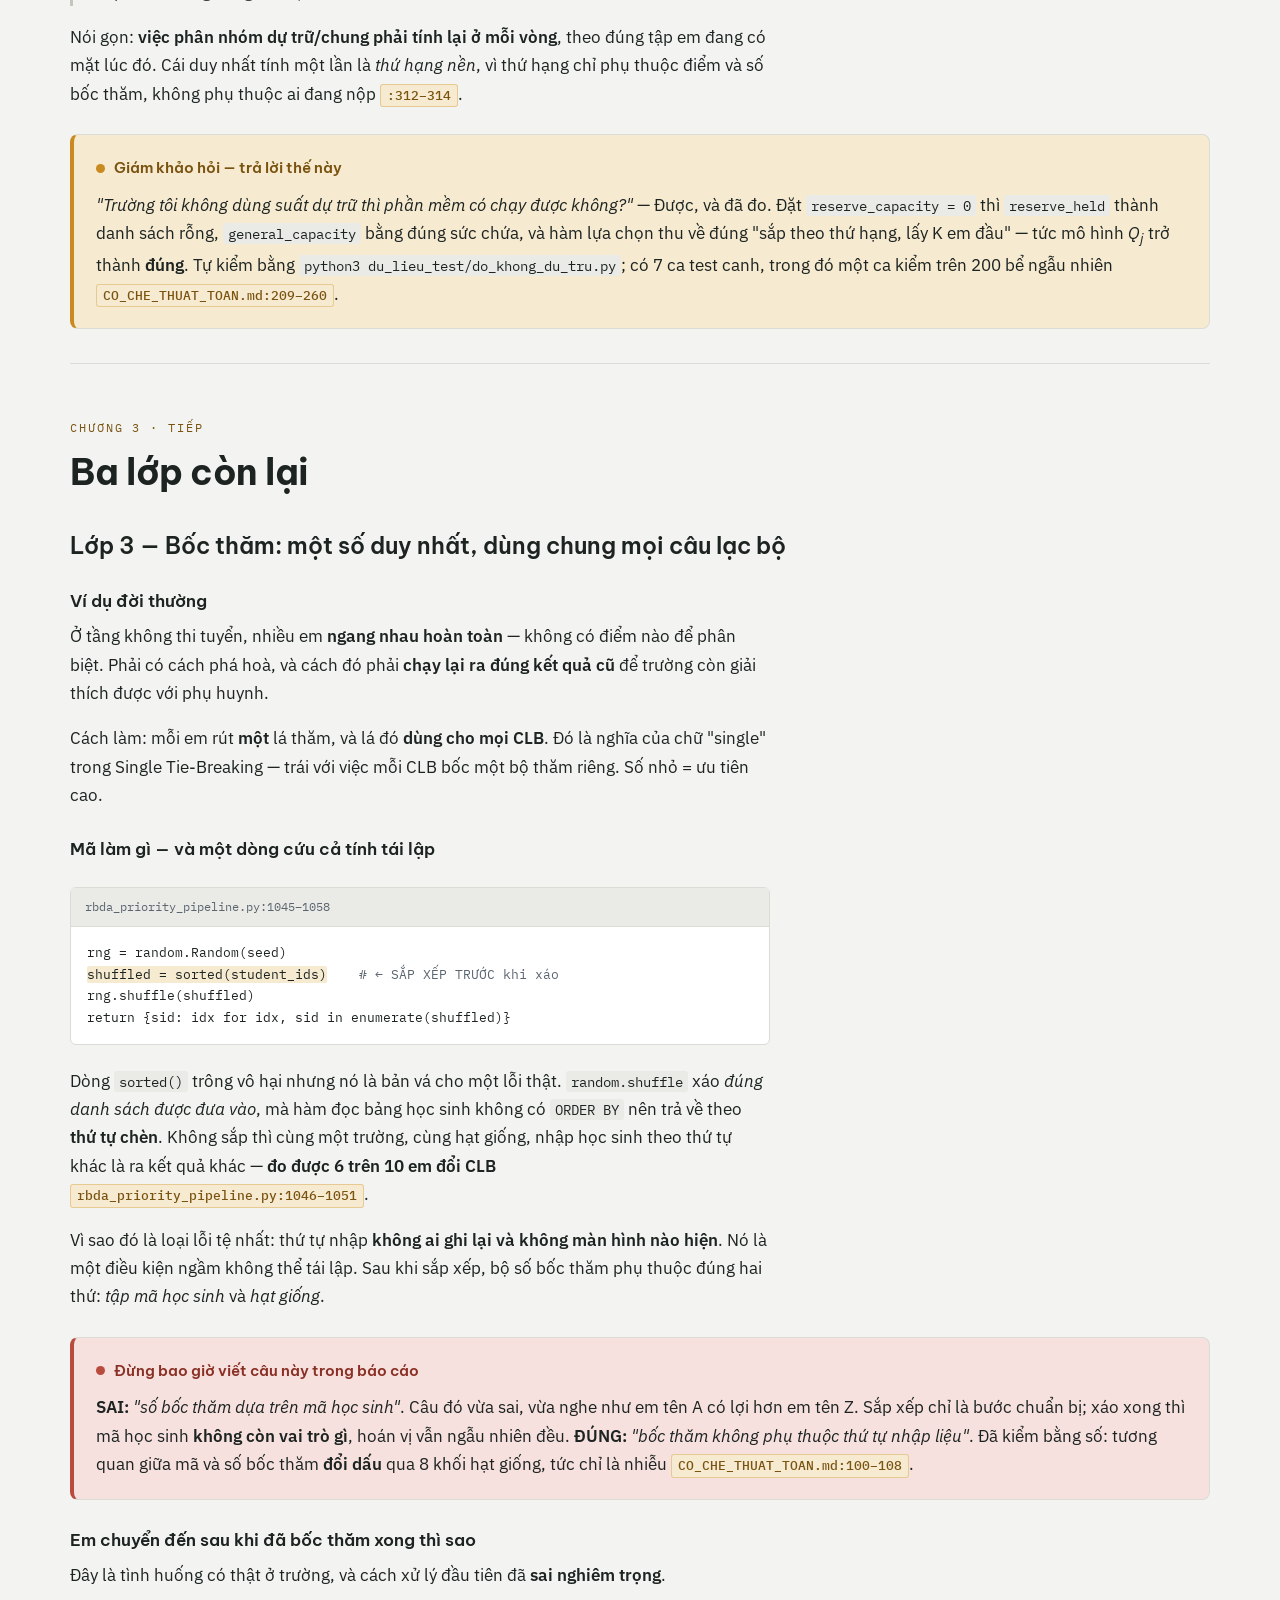
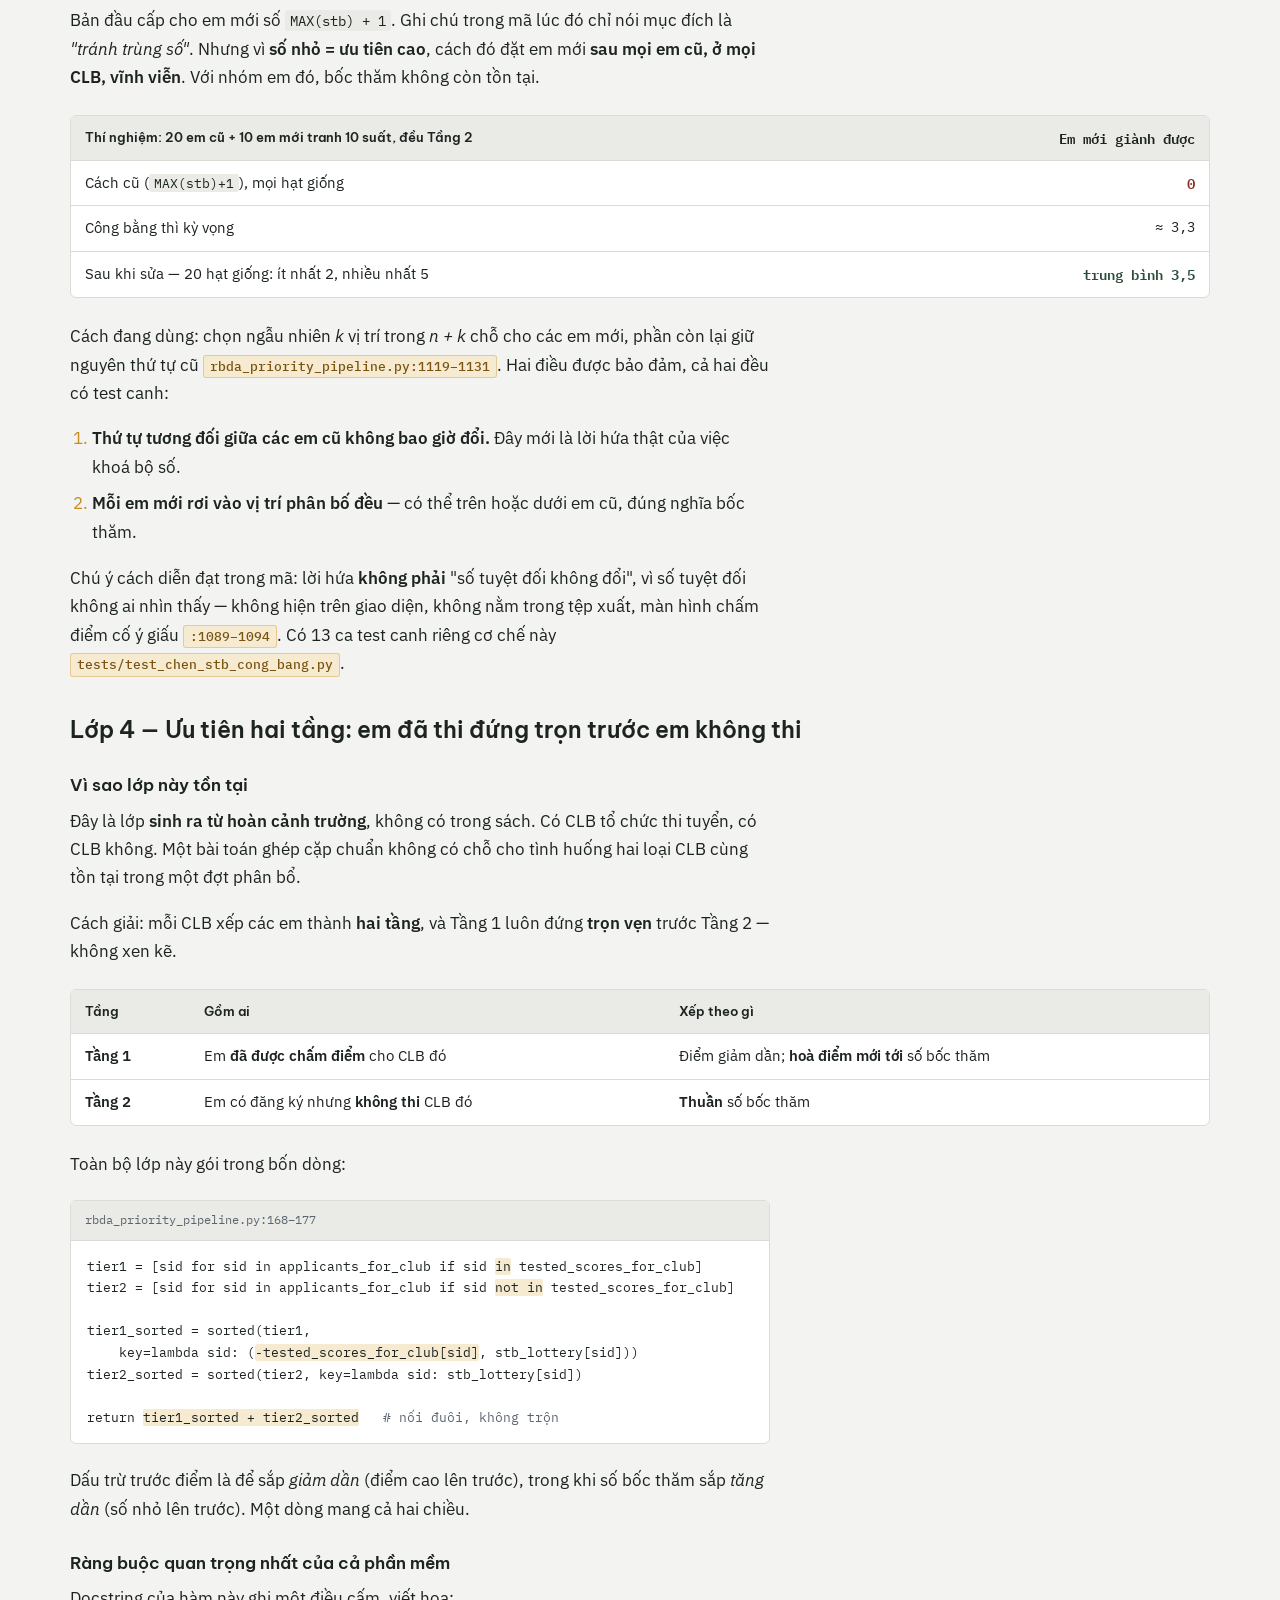
<file: BAO_CAO_CACH_CHAY.html>
<!doctype html>
<html lang="vi">
<head>
<meta charset="utf-8">
<meta name="viewport" content="width=device-width, initial-scale=1, viewport-fit=cover">
<style>
  html{color-scheme:light dark}
  body{margin:0}
  img{max-width:100%}
  [hidden]{display:none!important}
</style>
<title>Phần mềm xếp câu lạc bộ chạy thế nào</title>
<link rel="preconnect" href="https://fonts.googleapis.com">
<link rel="preconnect" href="https://fonts.gstatic.com" crossorigin>
<link rel="stylesheet" href="https://fonts.googleapis.com/css2?family=Be+Vietnam+Pro:wght@500;600;700&family=IBM+Plex+Sans:wght@400;500;600&family=IBM+Plex+Mono:wght@400;500&display=swap">
<style>
:root{
  --ink:#1C2321; --ink-soft:#3A423F; --slate:#5B6570;
  --paper:#F3F4F1; --raised:#FFFFFF; --sunk:#EAEBE6;
  --hairline:#DBDCD5; --hairline-strong:#C4C6BD;
  --gold:#C98A1F; --gold-soft:#F6EAD0; --gold-ink:#7A5310;
  --moss:#3F6B52; --moss-soft:#DFEAE3; --moss-ink:#2B4D3A;
  --rust:#B84A3E; --rust-soft:#F6E1DE; --rust-ink:#8A3025;
  --display:"Be Vietnam Pro",system-ui,sans-serif;
  --body:"IBM Plex Sans",system-ui,sans-serif;
  --mono:"IBM Plex Mono",ui-monospace,monospace;
}
@media (prefers-color-scheme:dark){
  :root:not([data-theme="light"]){
    --ink:#E8EAE4; --ink-soft:#C3C8C0; --slate:#9AA29B;
    --paper:#151917; --raised:#1E2422; --sunk:#12100E;
    --hairline:#333B37; --hairline-strong:#485049;
    --gold:#E2A948; --gold-soft:#39301C; --gold-ink:#F0C87C;
    --moss:#7FB393; --moss-soft:#1E2E24; --moss-ink:#A6CFB5;
    --rust:#E08376; --rust-soft:#3A211D; --rust-ink:#F0AAA0;
  }
}
:root[data-theme="dark"]{
  --ink:#E8EAE4; --ink-soft:#C3C8C0; --slate:#9AA29B;
  --paper:#151917; --raised:#1E2422; --sunk:#12100E;
  --hairline:#333B37; --hairline-strong:#485049;
  --gold:#E2A948; --gold-soft:#39301C; --gold-ink:#F0C87C;
  --moss:#7FB393; --moss-soft:#1E2E24; --moss-ink:#A6CFB5;
  --rust:#E08376; --rust-soft:#3A211D; --rust-ink:#F0AAA0;
}
*{box-sizing:border-box}
body{
  margin:0; background:var(--paper); color:var(--ink);
  font-family:var(--body); font-size:16.5px; line-height:1.72;
  -webkit-font-smoothing:antialiased;
}
.wrap{max-width:1180px; margin:0 auto; padding-inline:20px; padding-block:0 96px;}
.measure{max-width:70ch;}

/* ---------- MASTHEAD ---------- */
.masthead{
  border-bottom:3px solid var(--ink);
  padding-block:52px 24px; margin-bottom:8px;
}
.kicker{
  font-family:var(--mono); font-size:12px; letter-spacing:.14em;
  text-transform:uppercase; color:var(--gold-ink); margin:0 0 18px;
}
.masthead h1{
  font-family:var(--display); font-weight:700; font-size:clamp(32px,6.4vw,58px);
  line-height:1.08; letter-spacing:-.02em; margin:0 0 20px; text-wrap:balance;
}
.standfirst{font-size:clamp(17px,2.3vw,20px); color:var(--ink-soft); margin:0; max-width:62ch;}
.byline{
  display:flex; flex-wrap:wrap; gap:8px 22px; margin-top:26px;
  font-family:var(--mono); font-size:12.5px; color:var(--slate);
}

/* ---------- TYPE ---------- */
h2{
  font-family:var(--display); font-weight:700; font-size:clamp(25px,4vw,36px);
  line-height:1.18; letter-spacing:-.015em; margin:0 0 6px; text-wrap:balance;
}
h3{font-family:var(--display); font-weight:600; font-size:clamp(19px,2.8vw,23px); line-height:1.3; margin:38px 0 10px; text-wrap:balance;}
h4{font-family:var(--display); font-weight:600; font-size:17px; margin:26px 0 6px;}
p{margin:0 0 17px;}
strong{font-weight:600;}
a{color:var(--gold-ink);}
ul,ol{margin:0 0 18px; padding-left:22px;}
li{margin-bottom:8px;}
li::marker{color:var(--gold);}

.chapter{padding-block:54px 8px; border-top:1px solid var(--hairline);}
.chapter:first-of-type{border-top:none;}
.chapnum{
  font-family:var(--mono); font-size:12px; letter-spacing:.16em; text-transform:uppercase;
  color:var(--gold-ink); display:block; margin-bottom:12px;
}
.deck{font-size:18px; color:var(--slate); margin:0 0 28px; max-width:62ch;}

/* ---------- CITATION ---------- */
code, .cite{font-family:var(--mono); font-size:.87em;}
code{background:var(--sunk); padding:1px 5px; border-radius:3px;}
.cite{
  display:inline-block; background:var(--gold-soft); color:var(--gold-ink);
  border:1px solid color-mix(in srgb, var(--gold) 34%, transparent);
  padding:0 6px; border-radius:3px; font-size:12.5px; white-space:nowrap;
  font-weight:500;
}

/* ---------- CODE BLOCK ---------- */
figure.code{margin:22px 0; border:1px solid var(--hairline); border-radius:6px; overflow:hidden; background:var(--raised);}
figure.code figcaption{
  font-family:var(--mono); font-size:12px; color:var(--slate);
  padding:9px 14px; border-bottom:1px solid var(--hairline); background:var(--sunk);
  display:flex; justify-content:space-between; gap:12px; flex-wrap:wrap;
}
figure.code pre{margin:0; padding:15px 16px; overflow-x:auto; font-family:var(--mono); font-size:13px; line-height:1.66;}
figure.code .cm{color:var(--slate);}
figure.code .hl{background:var(--gold-soft); border-radius:2px;}

/* ---------- CALLOUTS ---------- */
.box{border:1px solid var(--hairline); border-radius:8px; padding:20px 22px; margin:26px 0; background:var(--raised);}
.box > :last-child{margin-bottom:0;}
.box-title{font-family:var(--display); font-weight:600; font-size:15px; margin:0 0 10px; display:flex; align-items:center; gap:9px;}
.box-title::before{content:""; width:9px; height:9px; border-radius:50%; flex:none;}
.judge{border-left:4px solid var(--gold); background:var(--gold-soft);}
.judge .box-title::before{background:var(--gold);}
.judge .box-title{color:var(--gold-ink);}
.warn{border-left:4px solid var(--rust); background:var(--rust-soft);}
.warn .box-title::before{background:var(--rust);}
.warn .box-title{color:var(--rust-ink);}
.proof{border-left:4px solid var(--moss); background:var(--moss-soft);}
.proof .box-title::before{background:var(--moss);}
.proof .box-title{color:var(--moss-ink);}

/* ---------- TABLE ---------- */
.tablewrap{overflow-x:auto; margin:24px 0; border:1px solid var(--hairline); border-radius:6px; background:var(--raised);}
table{border-collapse:collapse; width:100%; font-size:14.5px; min-width:480px;}
th,td{padding:10px 14px; text-align:left; border-bottom:1px solid var(--hairline); vertical-align:top;}
thead th{background:var(--sunk); font-family:var(--display); font-weight:600; font-size:13px; white-space:nowrap;}
tbody tr:last-child td{border-bottom:none;}
td.num, th.num{text-align:right; font-variant-numeric:tabular-nums; font-family:var(--mono); font-size:13.5px;}
.ok{color:var(--moss-ink); font-weight:600;}
.bad{color:var(--rust-ink); font-weight:600;}

/* ---------- DIAGRAM ---------- */
.diagram{margin:34px 0; border:1px solid var(--hairline); border-radius:8px; background:var(--raised); overflow:hidden;}
.diagram-head{padding:13px 18px; border-bottom:1px solid var(--hairline); background:var(--sunk);}
.diagram-head strong{font-family:var(--display); font-size:14.5px; display:block;}
.diagram-head span{font-size:13px; color:var(--slate);}
.diagram-body{overflow-x:auto; padding:22px 18px;}
.diagram svg{display:block; margin:0 auto; max-width:100%; height:auto;}
.d-fill-ink{fill:var(--ink)} .d-fill-paper{fill:var(--raised)} .d-fill-sunk{fill:var(--sunk)}
.d-stroke{stroke:var(--hairline-strong); fill:none; stroke-width:1.5}
.d-arrow{stroke:var(--slate); fill:none; stroke-width:1.6}
.d-arrow-bad{stroke:var(--rust); fill:none; stroke-width:1.6; stroke-dasharray:5 4}
.d-t{fill:var(--ink); font-family:"IBM Plex Sans",sans-serif; font-size:13px}
.d-tb{fill:var(--ink); font-family:"Be Vietnam Pro",sans-serif; font-size:13.5px; font-weight:600}
.d-ts{fill:var(--slate); font-family:"IBM Plex Mono",monospace; font-size:11px}
.d-gold{fill:var(--gold-soft); stroke:var(--gold); stroke-width:1.5}
.d-moss{fill:var(--moss-soft); stroke:var(--moss); stroke-width:1.5}
.d-rust{fill:var(--rust-soft); stroke:var(--rust); stroke-width:1.5}

/* ---------- SIM ---------- */
.sim{border:2px solid var(--ink); border-radius:8px; margin:34px 0; background:var(--raised); overflow:hidden;}
.sim-head{background:var(--ink); color:var(--paper); padding:13px 18px; display:flex; justify-content:space-between; align-items:baseline; gap:12px; flex-wrap:wrap;}
.sim-head strong{font-family:var(--display); font-size:15px;}
.sim-head span{font-family:var(--mono); font-size:12px; opacity:.78;}
.sim-body{padding:20px 18px;}
.sim-stage{display:grid; grid-template-columns:1fr 1fr; gap:16px; margin-bottom:18px;}
@media (max-width:640px){.sim-stage{grid-template-columns:1fr;}}
.club-card{border:1px solid var(--hairline); border-radius:7px; background:var(--paper); padding:14px;}
.club-card h5{font-family:var(--display); font-size:14.5px; line-height:1.5; margin:0 0 3px; display:flex; justify-content:space-between; align-items:baseline; gap:8px; flex-wrap:wrap;}
.club-card .cap{font-family:var(--mono); font-size:11.5px; line-height:1.6; color:var(--slate); font-weight:400; white-space:nowrap;}
.club-card .prio{font-family:var(--mono); font-size:11px; color:var(--slate); margin:0 0 11px; line-height:1.5;}
.slot{
  display:flex; align-items:center; gap:9px; padding:7px 10px; margin-bottom:6px;
  border:1px dashed var(--hairline-strong); border-radius:5px; font-size:14px;
  min-height:38px; transition:background .25s var(--e), border-color .25s;
}
.slot.filled{border-style:solid; border-color:var(--moss); background:var(--moss-soft);}
.slot.reserved{border-style:solid; border-color:var(--gold); background:var(--gold-soft);}
.slot .tag{font-family:var(--mono); font-size:10.5px; margin-left:auto; color:var(--slate); text-transform:uppercase; letter-spacing:.06em;}
.slot.empty{color:var(--slate); font-style:italic; font-size:13px;}
.bench{border-top:1px dashed var(--hairline-strong); padding-top:14px;}
.bench h5{font-family:var(--display); font-size:13.5px; margin:0 0 9px; color:var(--slate);}
.chips{display:flex; flex-wrap:wrap; gap:7px;}
.chip{
  font-size:13.5px; padding:5px 11px; border-radius:20px;
  border:1px solid var(--hairline-strong); background:var(--paper);
}
.chip.out{border-color:var(--rust); background:var(--rust-soft); color:var(--rust-ink);}
.chip .sub{font-family:var(--mono); font-size:10.5px; opacity:.72; margin-left:5px;}
.narrate{
  border-left:3px solid var(--gold); padding:11px 15px; background:var(--gold-soft);
  border-radius:0 5px 5px 0; margin-bottom:16px; font-size:14.5px; min-height:70px;
}
.narrate b{font-family:var(--display);}
.controls{display:flex; flex-wrap:wrap; gap:9px; align-items:center;}
button.ctl{
  font-family:var(--display); font-weight:600; font-size:14px;
  padding:9px 17px; border-radius:6px; border:1px solid var(--ink);
  background:var(--ink); color:var(--paper); cursor:pointer;
}
button.ctl.ghost{background:transparent; color:var(--ink);}
button.ctl:disabled{opacity:.35; cursor:not-allowed;}
button.ctl:focus-visible{outline:3px solid var(--gold); outline-offset:2px;}
.step-pips{display:flex; gap:5px; margin-left:auto;}
.pip{width:9px; height:9px; border-radius:50%; background:var(--hairline-strong);}
.pip.on{background:var(--gold);}
@media (prefers-reduced-motion:reduce){*{transition:none!important; animation:none!important;}}

/* ---------- TOC ---------- */
.toc{border:1px solid var(--hairline); border-radius:8px; background:var(--raised); padding:22px 24px; margin:36px 0 0;}
.toc h2{font-size:17px; margin-bottom:14px;}
.toc ol{columns:2; column-gap:34px; padding-left:20px; margin:0;}
@media (max-width:640px){.toc ol{columns:1;}}
.toc a{text-decoration:none; color:var(--ink);}
.toc a:hover{color:var(--gold-ink); text-decoration:underline;}
</style>

</head>
<body>

<div class="wrap">

<header class="masthead">
  <p class="kicker">Báo cáo kỹ thuật · rbda-kiosk · nhánh claude/blissful-archimedes-hcg1cf</p>
  <h1>Phần mềm xếp câu lạc bộ chạy thế nào</h1>
  <p class="standfirst">Toàn bộ đường đi của chương trình, từ lúc bấm đúp tệp chạy cho tới lúc in ra danh sách dán bảng — kể bằng lời thường, kèm sơ đồ, hai mô phỏng bấm được, và trích dẫn tới đúng dòng mã cho mọi câu khẳng định.</p>
  <div class="byline">
    <span>Đọc trong ~35 phút</span>
    <span>9 chương · 5 sơ đồ · 2 mô phỏng</span>
    <span>Mọi số liệu đo bằng lệnh chạy thật</span>
  </div>
</header>

<nav class="toc">
  <h2>Mục lục</h2>
  <ol>
    <li><a href="#c0">Bài toán là gì</a></li>
    <li><a href="#c1">Bản đồ toàn cảnh</a></li>
    <li><a href="#c2">Vòng đời một lần chạy</a></li>
    <li><a href="#c3">Trái tim: năm lớp cơ chế</a></li>
    <li><a href="#c4">Xếp cả tuần</a></li>
    <li><a href="#c5">Dữ liệu vào và ra</a></li>
    <li><a href="#c6">Khi mọi thứ hỏng</a></li>
    <li><a href="#c7">Bằng chứng</a></li>
    <li><a href="#c8">Phụ lục: câu hỏi giám khảo</a></li>
    <li><a href="#c9">Ranh giới trung thực</a></li>
  </ol>
</nav>

<div class="box" style="margin-top:28px;">
  <p class="box-title" style="color:var(--slate)">Cách đọc các ô màu vàng trong bài</p>
  <p style="margin-bottom:0">Mỗi chỗ có ô vàng như <span class="cite">api.py:1104</span> là một <strong>địa chỉ trong mã nguồn</strong>: tên tệp, rồi số dòng. Giám khảo mở tệp đó, nhảy tới dòng đó, sẽ thấy đúng câu lệnh đang được nói tới. Không câu nào trong báo cáo này để trống địa chỉ.</p>
</div>

<!-- ==================== CHƯƠNG 0 ==================== -->
<section class="chapter" id="c0">
  <span class="chapnum">Chương 0</span>
  <h2>Bài toán là gì</h2>
  <p class="deck">Trước khi nói phần mềm, phải nói việc mà phần mềm được sinh ra để làm.</p>

  <div class="measure">
    <p>Một trường có vài trăm học sinh và chừng mười câu lạc bộ. Mỗi câu lạc bộ có số chỗ giới hạn — ví dụ CLB Bóng rổ nhận 20 em. Mỗi em muốn vào vài CLB, và có thứ tự ưu tiên: thích nhất cái nào, thích nhì cái nào.</p>

    <p><strong>Chuyện rắc rối bắt đầu ở đây.</strong> Có CLB tổ chức thi tuyển (Bóng rổ bắt các em đá thử, chấm điểm). Có CLB không thi, ai đăng ký cũng như nhau. Và một số CLB muốn để dành vài suất cho một nhóm riêng — ví dụ học sinh diện chính sách.</p>

    <p>Cách làm cũ của các trường: <strong>xét theo thứ tự đăng ký</strong>. Ai mở biểu mẫu nhanh, bấm nút nhanh thì được. Cách đó có ba chỗ hỏng:</p>

    <ol>
      <li><strong>Nó thưởng cho tốc độ bấm chuột</strong>, không thưởng cho nguyện vọng thật hay năng lực thật.</li>
      <li><strong>Nó phạt em khai thật.</strong> Em thích CLB A nhất nhưng biết A rất đông, sợ trượt thì mất luôn CLB B — nên em khai B lên đầu. Em đang phải đoán, thay vì nói thật.</li>
      <li><strong>Nó không giải thích được.</strong> Phụ huynh hỏi "sao con tôi trượt?" thì trường không có câu trả lời nào ngoài "cháu đăng ký muộn".</li>
    </ol>

    <p>Phần mềm này thay cách đó. Ba điều nó phải làm được, và cả ba đều đã đo được bằng số:</p>
  </div>

  <div class="tablewrap">
    <table>
      <thead><tr><th>Phải làm được</th><th>Nghĩa là gì</th><th>Đo ở đâu trong báo cáo</th></tr></thead>
      <tbody>
        <tr><td><strong>Khai thật là có lợi nhất</strong></td><td>Không em nào ghi sai thứ tự nguyện vọng mà được CLB tốt hơn</td><td>Chương 7 — <span class="ok">0 / 1 400</span> lượt vét cạn</td></tr>
        <tr><td><strong>Không ai phá được kết quả</strong></td><td>Không có cặp (em, CLB) nào mà cả hai cùng muốn đổi sang nhau</td><td>Chương 3 · Lớp 5 — <span class="ok">0 cặp phá vỡ</span></td></tr>
        <tr><td><strong>Chạy lại ra đúng số cũ</strong></td><td>Cùng dữ liệu, cùng hạt giống → cùng kết quả, trên mọi máy</td><td>Chương 3 · Lớp 3 và Chương 4</td></tr>
      </tbody>
    </table>
  </div>

  <div class="box judge">
    <p class="box-title">Giám khảo hỏi — trả lời thế này</p>
    <p style="margin-bottom:0"><em>"Sao không xét theo điểm rồi cho em điểm cao chọn trước?"</em> — Vì không phải CLB nào cũng thi. Một em không thi CLB Làm vườn thì không có điểm nào để xếp. Và ngay cả khi mọi CLB đều thi, cách "điểm cao chọn trước" vẫn đòi em phải đoán xem mình đứng thứ mấy — tức là quay lại đúng vấn đề số 2 ở trên.</p>
  </div>
</section>

<!-- ==================== CHƯƠNG 1 ==================== -->
<section class="chapter" id="c1">
  <span class="chapnum">Chương 1</span>
  <h2>Bản đồ toàn cảnh</h2>
  <p class="deck">Sáu tệp làm nên chương trình, và ai gọi ai. Xem sơ đồ này trước, mọi chương sau sẽ dễ hơn nhiều.</p>

  <div class="measure">
    <p>Chương trình không phải một khối liền. Nó là <strong>bốn tầng xếp chồng</strong>, mỗi tầng chỉ nói chuyện với tầng ngay dưới mình:</p>
    <ul>
      <li><strong>Tầng cửa sổ</strong> — vẽ ra cái khung có thanh tiêu đề. Có hai cách vẽ, một chính một dự phòng.</li>
      <li><strong>Tầng giao diện</strong> — nút bấm, bảng biểu, 5 tab. Viết bằng HTML/JavaScript.</li>
      <li><strong>Tầng cầu nối</strong> — <code>api.py</code>. Giao diện gọi xuống đây; đây gọi tiếp xuống dưới.</li>
      <li><strong>Tầng thuật toán + dữ liệu</strong> — <code>rbda_priority_pipeline.py</code> và tệp <code>app.db</code>.</li>
    </ul>
    <p>Vì sao tách ra như vậy quan trọng: <strong>tầng thuật toán không biết gì về nút bấm, và không biết gì về SQLite khi đang tính.</strong> Nó nhận vào mấy cuốn từ điển Python, trả ra kết quả. Nhờ thế người ta kiểm tra nó được bằng test tự động mà không cần mở một cửa sổ nào — và nhờ thế phần lớn trong 756 ca test chạy xong mà không cần mở cửa sổ nào.</p>
  </div>

  <div class="diagram">
    <div class="diagram-head">
      <strong>Sơ đồ 1 · Bản đồ tệp và luồng gọi</strong>
      <span>Mũi tên liền = đường chạy bình thường. Mũi tên đứt đỏ = đường chỉ dùng khi hỏng.</span>
    </div>
    <div class="diagram-body">
      <svg viewBox="0 0 880 610" width="880" role="img" aria-label="Sơ đồ kiến trúc: main.py mở cửa sổ pywebview hoặc trình duyệt, giao diện gọi api.py, api.py gọi thuật toán và app.db">
        <defs>
          <marker id="ar" viewBox="0 0 10 10" refX="9" refY="5" markerWidth="7" markerHeight="7" orient="auto-start-reverse">
            <path d="M0,0 L10,5 L0,10 z" fill="var(--slate)"/>
          </marker>
          <marker id="arr" viewBox="0 0 10 10" refX="9" refY="5" markerWidth="7" markerHeight="7" orient="auto-start-reverse">
            <path d="M0,0 L10,5 L0,10 z" fill="var(--rust)"/>
          </marker>
        </defs>

        <rect x="280" y="14" width="320" height="46" rx="6" class="d-fill-sunk d-stroke"/>
        <text x="440" y="34" class="d-tb" text-anchor="middle">Người vận hành</text>
        <text x="440" y="51" class="d-ts" text-anchor="middle">bấm đúp PhanBoCauLacBo.exe</text>

        <path d="M440,60 L440,88" class="d-arrow" marker-end="url(#ar)"/>

        <rect x="300" y="90" width="280" height="52" rx="6" class="d-gold"/>
        <text x="440" y="112" class="d-tb" text-anchor="middle">main.py</text>
        <text x="440" y="130" class="d-ts" text-anchor="middle">điểm khởi động · dòng 126–153</text>

        <path d="M440,142 L440,164" class="d-arrow"/>
        <path d="M120,164 L760,164" class="d-arrow"/>
        <path d="M120,164 L120,184" class="d-arrow" marker-end="url(#ar)"/>
        <path d="M420,164 L420,184" class="d-arrow" marker-end="url(#ar)"/>
        <path d="M760,164 L760,184" class="d-arrow-bad" marker-end="url(#arr)"/>

        <rect x="14" y="186" width="212" height="66" rx="6" class="d-fill-paper d-stroke"/>
        <text x="120" y="208" class="d-tb" text-anchor="middle">Cửa sổ pywebview</text>
        <text x="120" y="225" class="d-ts" text-anchor="middle">đường ƯU TIÊN</text>
        <text x="120" y="242" class="d-ts" text-anchor="middle">main.py:85–106</text>

        <rect x="252" y="186" width="336" height="66" rx="6" class="d-fill-paper d-stroke"/>
        <text x="420" y="208" class="d-tb" text-anchor="middle">browser_host.py</text>
        <text x="420" y="225" class="d-ts" text-anchor="middle">máy chủ 127.0.0.1 + cửa sổ Chromium --app=</text>
        <text x="420" y="242" class="d-ts" text-anchor="middle">DỰ PHÒNG, tự bật nếu trên hỏng · main.py:122</text>

        <rect x="614" y="186" width="252" height="66" rx="6" class="d-rust"/>
        <text x="740" y="208" class="d-tb" text-anchor="middle">recovery.html + recovery.py</text>
        <text x="740" y="225" class="d-ts" text-anchor="middle">CHỈ khi app.db hỏng/mất</text>
        <text x="740" y="242" class="d-ts" text-anchor="middle">main.py:139–148</text>

        <path d="M120,252 L120,282" class="d-arrow" marker-end="url(#ar)"/>
        <path d="M420,252 L420,282" class="d-arrow" marker-end="url(#ar)"/>

        <rect x="14" y="284" width="574" height="62" rx="6" class="d-fill-sunk d-stroke"/>
        <text x="301" y="308" class="d-tb" text-anchor="middle">index.html · app.js · i18n.js · style.css</text>
        <text x="301" y="326" class="d-ts" text-anchor="middle">5 tab: Vận hành · Kết quả · Nhập tại chỗ · Quản lý CLB · Nhập điểm</text>

        <path d="M301,346 L301,378" class="d-arrow" marker-end="url(#ar)"/>
        <text x="311" y="366" class="d-ts">gọi window.pywebview.api.&lt;tên hàm&gt;(...)</text>

        <rect x="14" y="380" width="574" height="62" rx="6" class="d-gold"/>
        <text x="301" y="404" class="d-tb" text-anchor="middle">api.py · lớp PipelineAPI</text>
        <text x="301" y="422" class="d-ts" text-anchor="middle">cầu nối JS ↔ Python · nạp tệp, chấm điểm, chạy phân bổ, xuất kết quả</text>

        <path d="M588,411 L646,411" class="d-arrow" marker-end="url(#ar)"/>

        <rect x="648" y="380" width="218" height="62" rx="6" class="d-moss"/>
        <text x="757" y="401" class="d-tb" text-anchor="middle">rbda_priority_pipeline.py</text>
        <text x="757" y="418" class="d-ts" text-anchor="middle">THUẬT TOÁN THUẦN</text>
        <text x="757" y="434" class="d-ts" text-anchor="middle">không biết gì về nút bấm</text>

        <path d="M301,442 L301,500" class="d-arrow" marker-end="url(#ar)"/>
        <text x="311" y="474" class="d-ts">đọc/ghi qua connect_db()</text>
        <path d="M757,442 L757,470 L470,470 L470,500" class="d-arrow" marker-end="url(#ar)"/>
        <path d="M740,252 L740,266 L610,266 L610,516 L600,516" class="d-arrow-bad" marker-end="url(#arr)"/>

        <rect x="200" y="502" width="400" height="58" rx="6" class="d-fill-sunk d-stroke"/>
        <text x="400" y="525" class="d-tb" text-anchor="middle">app.db — SQLite, 9 bảng</text>
        <text x="400" y="543" class="d-ts" text-anchor="middle">DEFAULT_SCHEMA · rbda_priority_pipeline.py:1173–1271</text>

        <rect x="200" y="576" width="400" height="28" rx="4" class="d-fill-paper d-stroke"/>
        <text x="400" y="594" class="d-ts" text-anchor="middle">app.db.bak-&lt;thời điểm&gt; — 10 bản sao lưu gần nhất</text>
        <path d="M400,560 L400,574" class="d-arrow" marker-end="url(#ar)"/>
      </svg>
    </div>
  </div>

  <div class="measure">
    <h3>Vì sao có tận hai cách vẽ cửa sổ</h3>
    <p>Đây không phải thừa thãi. Trên Windows, thư viện vẽ cửa sổ (<code>pywebview</code>) <strong>bắt buộc</strong> đi qua .NET Framework, và mắt xích đó đã hỏng thật trên máy người dùng sau khi đóng gói:</p>

    <figure class="code">
      <figcaption><span>Lỗi có thật, ghi trong README.md:155–158</span></figcaption>
      <pre>RuntimeError: Failed to resolve Python.Runtime.Loader.Initialize
from ...\_internal\pythonnet\runtime\Python.Runtime.dll</pre>
    </figure>

    <p>Chữ <strong>"from"</strong> trong câu lỗi là manh mối: tệp DLL <em>có mặt</em> — .NET tìm thấy nhưng từ chối nạp. Nguyên nhân tìm ra sau đó: Windows gắn một dấu vô hình "tải từ Internet" vào mọi tệp giải nén từ <code>.zip</code>, và .NET từ chối nạp thư viện mang dấu ấy. Phần mềm gỡ dấu đó ngay lúc khởi động, <strong>trước</strong> khi nạp thư viện vẽ cửa sổ <span class="cite">main.py:81–83</span> — đo trên máy thật: 173 tệp mang dấu, gỡ xong là mở được.</p>

    <p>Nhưng lớp dự phòng vẫn ở đó. Nếu tầng cửa sổ chính vẫn hỏng vì lý do khác, <code>main.py</code> nuốt <em>mọi</em> loại lỗi rồi chuyển sang dựng cửa sổ bằng trình duyệt <span class="cite">main.py:107–123</span>. Hai điều đáng chú ý trong đoạn mã đó:</p>

    <figure class="code">
      <figcaption><span>main.py:104–123 (rút gọn)</span></figcaption>
<pre>        webview.start()
        return
    <span class="hl">except BaseException:</span>
        <span class="cm"># Nuot MOI loai loi (ke ca khong phai Exception) roi thu cach 2 —</span>
        <span class="cm"># con mot duong chay duoc van hon la chet kem stack trace.</span>
        chan_doan.ghi_ngoai_le(BASE_DIR, "cua so goc (pywebview) HONG, ...")
    browser_host.serve(js_api, RESOURCE_DIR, page, ...)</pre>
    </figure>

    <ol>
      <li>Bắt <code>BaseException</code> chứ không phải <code>Exception</code> — để bắt được cả những loại lỗi nằm ngoài nhánh thông thường.</li>
      <li><strong>Ghi vết lỗi ra tệp</strong>, không ra màn hình đen. Bản đóng gói cho máy kiosk chạy ở chế độ không có cửa sổ dòng lệnh, nên in ra màn hình là vứt bỏ vết lỗi đúng lúc cần nó nhất <span class="cite">main.py:110–114</span>.</li>
    </ol>

    <p>Và <strong>giao diện không phải sửa một dòng nào</strong> để chạy trên đường dự phòng: <code>browser_host</code> chèn sẵn một đoạn JavaScript dựng lại <code>window.pywebview.api</code> giả lập, mỗi lời gọi biến thành một yêu cầu HTTP tới máy chủ cục bộ <span class="cite">README.md:208–212</span>.</p>
  </div>

  <div class="box judge">
    <p class="box-title">Giám khảo hỏi — trả lời thế này</p>
    <p><em>"Mở bằng trình duyệt thì có phải là một trang web ai cũng vào được không?"</em> — Không. Máy chủ chỉ lắng nghe trên <code>127.0.0.1</code>, tức chính máy đó, không ra mạng LAN. Mọi lời gọi phải kèm một mã ngẫu nhiên sinh lúc khởi động, để một trang web khác đang mở trong cùng trình duyệt không tự gọi vào được. Và các hàm nội bộ (tên bắt đầu bằng dấu gạch dưới) bị cấm gọi qua HTTP <span class="cite">README.md:214–222</span>.</p>
    <p style="margin-bottom:0">Cửa sổ dùng cờ <code>--app=</code> nên <strong>không có thanh địa chỉ, không có tab, không có nút Back</strong> — học sinh ngồi ở máy kiosk không gõ sang trang khác được, và không nhìn thấy mã trong URL.</p>
  </div>
</section>

<!-- ==================== CHƯƠNG 2 ==================== -->
<section class="chapter" id="c2">
  <span class="chapnum">Chương 2</span>
  <h2>Vòng đời một lần chạy</h2>
  <p class="deck">Người vận hành bấm một nút. Bên dưới, sáu bước chạy theo đúng thứ tự này — và thứ tự đó không phải ngẫu nhiên.</p>

  <div class="measure">
    <p>Toàn bộ chương này nói về <strong>một hàm duy nhất</strong>: <code>PipelineAPI.run_pipeline</code> <span class="cite">api.py:681–1172</span>. Đây là hàm quan trọng nhất của phần mềm — chính chú thích trong mã cũng gọi nó như vậy <span class="cite">api.py:602–603</span>.</p>
  </div>

  <div class="diagram">
    <div class="diagram-head">
      <strong>Sơ đồ 2 · Sáu bước của một lần chạy phân bổ</strong>
      <span>Cột giữa = đường chạy thuận. Cột phải = chuyện gì xảy ra khi bước đó hỏng.</span>
    </div>
    <div class="diagram-body">
      <svg viewBox="0 0 880 800" width="880" role="img" aria-label="Sơ đồ sáu bước: sao lưu, kiểm dữ liệu, bốc thăm, chạy thuật toán, ghi kết quả, xuất tệp, với các nhánh lỗi">
        <defs>
          <marker id="ar2" viewBox="0 0 10 10" refX="9" refY="5" markerWidth="7" markerHeight="7" orient="auto-start-reverse">
            <path d="M0,0 L10,5 L0,10 z" fill="var(--slate)"/>
          </marker>
          <marker id="arr2" viewBox="0 0 10 10" refX="9" refY="5" markerWidth="7" markerHeight="7" orient="auto-start-reverse">
            <path d="M0,0 L10,5 L0,10 z" fill="var(--rust)"/>
          </marker>
        </defs>

        <!-- BƯỚC 1 -->
        <rect x="120" y="14" width="420" height="56" rx="6" class="d-fill-paper d-stroke"/>
        <text x="134" y="36" class="d-tb">BƯỚC 1/6 · SAO LƯU</text>
        <text x="134" y="56" class="d-ts">connection.backup() — chụp app.db · api.py:615–646</text>
        <path d="M540,42 L596,42" class="d-arrow" marker-end="url(#ar2)"/>
        <rect x="598" y="18" width="270" height="48" rx="6" class="d-moss"/>
        <text x="612" y="38" class="d-t">Hỏng → chỉ ghi cảnh báo,</text>
        <text x="612" y="56" class="d-t"><tspan font-weight="600">vẫn chạy tiếp</tspan> · api.py:757–758</text>

        <path d="M330,70 L330,96" class="d-arrow" marker-end="url(#ar2)"/>

        <!-- BƯỚC 2 -->
        <rect x="120" y="98" width="420" height="56" rx="6" class="d-fill-paper d-stroke"/>
        <text x="134" y="120" class="d-tb">BƯỚC 2/6 · KIỂM DỮ LIỆU</text>
        <text x="134" y="140" class="d-ts">validate_data_integrity() · pipeline:966 — bắt dữ liệu sai</text>
        <path d="M540,126 L596,126" class="d-arrow-bad" marker-end="url(#arr2)"/>
        <rect x="598" y="102" width="270" height="48" rx="6" class="d-rust"/>
        <text x="612" y="122" class="d-t"><tspan font-weight="600">Có lỗi → DỪNG HẲN.</tspan></text>
        <text x="612" y="140" class="d-t">Chưa bốc thăm nên chưa mất gì.</text>

        <path d="M330,154 L330,180" class="d-arrow" marker-end="url(#ar2)"/>

        <!-- BƯỚC 3 -->
        <rect x="120" y="182" width="420" height="52" rx="6" class="d-gold"/>
        <text x="134" y="204" class="d-tb">BƯỚC 3/6 · SỐ BỐC THĂM</text>
        <text x="134" y="223" class="d-ts">api.py:850–936 — ba nhánh, tuỳ khoá đã đóng hay chưa</text>

        <path d="M330,234 L330,250" class="d-arrow"/>
        <path d="M170,250 L594,250" class="d-arrow"/>
        <path d="M170,250 L170,266" class="d-arrow" marker-end="url(#ar2)"/>
        <path d="M382,250 L382,266" class="d-arrow" marker-end="url(#ar2)"/>
        <path d="M594,250 L594,266" class="d-arrow" marker-end="url(#ar2)"/>

        <rect x="70" y="268" width="200" height="62" rx="5" class="d-fill-sunk d-stroke"/>
        <text x="82" y="288" class="d-t"><tspan font-weight="600">Chưa khoá</tspan></text>
        <text x="82" y="306" class="d-ts">vẽ số cho MỌI em,</text>
        <text x="82" y="322" class="d-ts">rồi tự khoá lại ngay</text>

        <rect x="282" y="268" width="200" height="62" rx="5" class="d-fill-sunk d-stroke"/>
        <text x="294" y="288" class="d-t"><tspan font-weight="600">Đã khoá + có em mới</tspan></text>
        <text x="294" y="306" class="d-ts">chèn ngẫu nhiên vào dàn số,</text>
        <text x="294" y="322" class="d-ts">thứ tự em cũ GIỮ NGUYÊN</text>

        <rect x="494" y="268" width="200" height="62" rx="5" class="d-fill-sunk d-stroke"/>
        <text x="506" y="288" class="d-t"><tspan font-weight="600">Đã khoá, không em mới</tspan></text>
        <text x="506" y="306" class="d-ts">dùng lại nguyên bộ số cũ,</text>
        <text x="506" y="322" class="d-ts">không đụng vào gì</text>

        <path d="M170,330 L170,344 L330,344" class="d-arrow"/>
        <path d="M382,330 L382,344" class="d-arrow"/>
        <path d="M594,330 L594,344 L330,344" class="d-arrow"/>
        <path d="M330,344 L330,362" class="d-arrow" marker-end="url(#ar2)"/>

        <!-- BƯỚC 4 -->
        <rect x="120" y="364" width="420" height="52" rx="6" class="d-moss"/>
        <text x="134" y="386" class="d-tb">BƯỚC 4/6 · CHẠY THUẬT TOÁN</text>
        <text x="134" y="405" class="d-ts">run_rbda_nhieu_buoi() · pipeline:827 — xem Chương 3</text>

        <path d="M330,416 L330,438" class="d-arrow" marker-end="url(#ar2)"/>

        <rect x="120" y="440" width="420" height="56" rx="6" class="d-fill-paper d-stroke"/>
        <text x="134" y="461" class="d-tb">HAI CHỐT KIỂM — chạy xong MỚI được ghi</text>
        <text x="134" y="480" class="d-ts">sanity_check_result():1687 + verify_stability():410</text>
        <path d="M540,468 L596,468" class="d-arrow-bad" marker-end="url(#arr2)"/>
        <rect x="598" y="440" width="270" height="56" rx="6" class="d-rust"/>
        <text x="612" y="461" class="d-t"><tspan font-weight="600">Hỏng 1 trong 2 → ROLLBACK</tspan></text>
        <text x="612" y="480" class="d-t">huỷ sạch, kể cả số vừa vẽ</text>

        <path d="M330,496 L330,520" class="d-arrow" marker-end="url(#ar2)"/>

        <!-- BƯỚC 5 -->
        <rect x="120" y="522" width="420" height="56" rx="6" class="d-fill-paper d-stroke"/>
        <text x="134" y="543" class="d-tb">BƯỚC 5/6 · GHI KẾT QUẢ</text>
        <text x="134" y="562" class="d-ts">match_results + run_meta + run_history · api.py:978–1098</text>

        <path d="M330,578 L330,600" class="d-arrow" marker-end="url(#ar2)"/>

        <!-- COMMIT -->
        <rect x="90" y="602" width="480" height="52" rx="26" class="d-gold"/>
        <text x="330" y="624" class="d-tb" text-anchor="middle">conn.commit() — ĐIỂM CHỐT DUY NHẤT của cả pipeline</text>
        <text x="330" y="643" class="d-ts" text-anchor="middle">api.py:1104 · tới đây mọi thứ mới thật sự nằm trên đĩa</text>

        <!-- rollback arrow -->
        <path d="M598,468 L598,432 L594,432" class="d-arrow-bad"/>
        <path d="M90,628 L26,628 L26,200 L114,200" class="d-arrow-bad" marker-end="url(#arr2)"/>
        <text x="18" y="430" class="d-ts" transform="rotate(-90 18 430)" fill="var(--rust)">ROLLBACK — quay về trạng thái sạch</text>

        <path d="M330,654 L330,678" class="d-arrow" marker-end="url(#ar2)"/>

        <!-- BƯỚC 6 -->
        <rect x="120" y="680" width="420" height="56" rx="6" class="d-fill-paper d-stroke"/>
        <text x="134" y="701" class="d-tb">BƯỚC 6/6 · XUẤT TỆP</text>
        <text x="134" y="720" class="d-ts">match_results.csv, đọc lại TỪ CSDL · api.py:648–679</text>
        <path d="M540,708 L596,708" class="d-arrow" marker-end="url(#ar2)"/>
        <rect x="598" y="682" width="270" height="54" rx="6" class="d-moss"/>
        <text x="612" y="703" class="d-t">Hỏng → kết quả trong CSDL</text>
        <text x="612" y="721" class="d-t"><tspan font-weight="600">vẫn an toàn</tspan>, xuất lại bằng nút khác</text>

        <path d="M330,736 L330,758" class="d-arrow" marker-end="url(#ar2)"/>
        <rect x="120" y="760" width="420" height="34" rx="6" class="d-fill-sunk d-stroke"/>
        <text x="330" y="782" class="d-tb" text-anchor="middle">XONG — giao diện hiện log từng bước</text>
      </svg>
    </div>
  </div>

  <h3>Vì sao thứ tự đúng là thứ tự này</h3>
  <div class="measure">
    <p>Ba chỗ trong thứ tự trên trông tuỳ tiện nhưng thật ra là <strong>quyết định đã cân nhắc</strong>, và lý do được ghi thẳng trong mã.</p>
  </div>

  <div class="tablewrap">
    <table>
      <thead><tr><th>Chỗ đáng hỏi</th><th>Lý do, chép từ chú thích trong mã</th><th>Địa chỉ</th></tr></thead>
      <tbody>
        <tr>
          <td><strong>Kiểm dữ liệu đứng TRƯỚC bốc thăm</strong></td>
          <td>"Sai ở đây thì dừng hẳn, không vẽ số bốc thăm. Vẽ rồi mới phát hiện dữ liệu hỏng là <em>đã tiêu mất một bộ số</em>."</td>
          <td><span class="cite">api.py:774–775</span></td>
        </tr>
        <tr>
          <td><strong>Sao lưu hỏng không chặn chạy</strong></td>
          <td>"Sao lưu là lưới an toàn, KHÔNG phải điều kiện tiên quyết — mất bản sao còn hơn mất luôn khả năng phân bổ."</td>
          <td><span class="cite">api.py:757–758</span></td>
        </tr>
        <tr>
          <td><strong>Xuất tệp đứng SAU commit</strong></td>
          <td>"CSV là sản phẩm phụ, lỗi ghi file không được phép khiến CSDL rơi vào trạng thái dở dang."</td>
          <td><span class="cite">api.py:710–712</span></td>
        </tr>
      </tbody>
    </table>
  </div>

  <h3>"Giao dịch" nghĩa là gì — giải thích bằng chuyện chuyển tiền</h3>
  <div class="measure">
    <p>Hãy tưởng tượng chuyển tiền: trừ 1 triệu ở tài khoản A, cộng 1 triệu vào tài khoản B. Nếu mất điện đúng lúc vừa trừ xong mà chưa cộng, tiền <strong>biến mất</strong>. Cách phòng là gói cả hai việc vào một "giao dịch": hoặc cả hai cùng xảy ra, hoặc <strong>không việc nào</strong> xảy ra.</p>

    <p>Phần mềm này làm đúng thế. Vẽ số bốc thăm, khoá số, ghi kết quả, ghi nhật ký — tất cả nằm trong <strong>một kết nối duy nhất</strong>, và chỉ có <strong>đúng một</strong> lệnh <code>commit()</code> ở cuối <span class="cite">api.py:1104</span>. Nếu bất kỳ bước nào ở giữa hỏng, toàn bộ bị huỷ — kể cả số bốc thăm vừa vẽ.</p>

    <p>Vì sao điều này quan trọng đến thế: nếu chỉ huỷ một nửa, cơ sở dữ liệu sẽ rơi vào trạng thái <em>"số bốc thăm đã khoá nhưng không có kết quả nào đi kèm"</em>. Lần chạy sau sẽ dùng bộ số đã khoá đó mà không ai biết nó đến từ một lần chạy thất bại <span class="cite">README.md:105–114</span>.</p>

    <p>Và khối bắt lỗi bắt cả <strong>Ctrl+C</strong>:</p>

    <figure class="code">
      <figcaption><span>api.py:1135–1153 (rút gọn)</span></figcaption>
<pre>        <span class="hl">except BaseException as e:</span>
            <span class="cm"># KeyboardInterrupt/SystemExit KHONG ke thua tu Exception,</span>
            <span class="cm"># nhung mot "crash giua chung" phai duoc rollback du no la loai nao</span>
            if conn is not None:
                conn.rollback()
                conn.close()
            if not isinstance(e, Exception):
                <span class="hl">raise</span>   <span class="cm"># Ctrl+C: don dep xong thi NEM LAI, khong nuot</span></pre>
    </figure>

    <p>Một chi tiết nhỏ nhưng đúng: sau khi dọn dẹp, nếu đây là tín hiệu người dùng bấm Ctrl+C thì phần mềm <strong>ném lại</strong> tín hiệu đó thay vì nuốt nó thành một lỗi nghiệp vụ bình thường. Chương trình phải thoát thật khi được yêu cầu thoát.</p>
  </div>

  <div class="box judge">
    <p class="box-title">Giám khảo hỏi — trả lời thế này</p>
    <p style="margin-bottom:0"><em>"Nếu mất điện giữa lúc đang chạy thì sao?"</em> — Cơ sở dữ liệu quay về đúng trạng thái trước khi bấm nút, không sót nửa vời. Ngoài ra còn hai lớp nữa: một bản sao lưu vừa chụp ở Bước 1, và cấu hình <code>synchronous=FULL</code> bảo đảm khi <code>commit()</code> trả về thì dữ liệu đã nằm trên đĩa thật, không chỉ trong bộ nhớ đệm của hệ điều hành <span class="cite">rbda_priority_pipeline.py:1295</span>.</p>
  </div>
</section>

<!-- ==================== CHƯƠNG 3 ==================== -->
<section class="chapter" id="c3">
  <span class="chapnum">Chương 3 · phần dài nhất</span>
  <h2>Trái tim: năm lớp cơ chế</h2>
  <p class="deck">Bước 4 ở chương trước — "chạy thuật toán" — thật ra là năm cơ chế chồng lên nhau. Chương này mở từng lớp ra, mỗi lớp theo đúng ba mục: <em>ví dụ đời thường</em> → <em>mã làm gì</em> → <em>vì sao phải có</em>.</p>

  <div class="tablewrap">
    <table>
      <thead><tr><th class="num">#</th><th>Lớp</th><th>Hàm</th><th class="num">Dòng</th><th>Trả lời câu hỏi nào</th></tr></thead>
      <tbody>
        <tr><td class="num">1</td><td><strong>Ghép cặp trì hoãn</strong></td><td><code>run_rbda</code></td><td class="num">275</td><td>Ai vào CLB nào?</td></tr>
        <tr><td class="num">2</td><td><strong>Dự trữ mềm, xét hai lượt</strong></td><td><code>club_choice_function</code></td><td class="num">204</td><td>CLB chọn ai trong số đang nộp?</td></tr>
        <tr><td class="num">3</td><td><strong>Bốc thăm dùng chung</strong></td><td><code>generate_stb_lottery</code></td><td class="num">1037</td><td>Hai em ngang nhau thì ai trước?</td></tr>
        <tr><td class="num">4</td><td><strong>Ưu tiên hai tầng</strong></td><td><code>compute_club_priority</code></td><td class="num">116</td><td>CLB xếp hạng các em thế nào?</td></tr>
        <tr><td class="num">5</td><td><strong>Kiểm chứng ổn định</strong></td><td><code>verify_stability</code></td><td class="num">410</td><td>Kết quả có ai phá được không?</td></tr>
      </tbody>
    </table>
  </div>

  <div class="box warn">
    <p class="box-title">Một cảnh báo về tài liệu cũ</p>
    <p style="margin-bottom:0">Tệp <code>CO_CHE_THUAT_TOAN.md</code> trong repo ghi <code>run_rbda · dòng 207</code>. Con số đó <strong>đã lỗi thời</strong> — mã đã dài thêm từ khi tệp ấy được viết. Mọi số dòng trong báo cáo này được kiểm lại bằng <code>grep -n "^def " rbda_priority_pipeline.py</code> tại đúng lần commit hiện tại. Nếu giám khảo đối chiếu và thấy lệch, hãy chạy lại lệnh đó — chính tài liệu dặn làm vậy <span class="cite">CO_CHE_THUAT_TOAN.md:8–13</span>.</p>
  </div>

  <!-- ---------- LỚP 1 ---------- -->
  <h3>Lớp 1 — Ghép cặp trì hoãn: "giữ tạm, chưa chốt"</h3>

  <div class="measure">
    <h4>Ví dụ đời thường</h4>
    <p>Hình dung một buổi tuyển người vào đội bóng. Có 2 chỗ. Sáng nay ba bạn đến xin, huấn luyện viên chọn hai bạn tốt nhất. Nhưng ông <strong>không ký hợp đồng</strong> — ông chỉ nói "em cứ ngồi đây đã". Chiều có một bạn giỏi hơn đến. Ông cho bạn ấy vào, và bảo một trong hai bạn buổi sáng đứng dậy.</p>
    <p>Chữ <strong>"trì hoãn"</strong> nằm đúng ở chỗ đó: <strong>giữ tạm chứ chưa chốt</strong>. Câu lạc bộ không quyết định dứt điểm cho tới vòng cuối cùng. Nhờ thế, một em giỏi xuất hiện muộn vẫn đẩy được em kém hơn ra — chứ không phải "đến trước được trước".</p>
    <p>Em bị đẩy ra không mất trắng: em đi tiếp sang nguyện vọng thứ hai của mình, và ở đó lại cạnh tranh bình thường. Vòng lặp chạy tới khi không còn ai để đi tiếp.</p>
  </div>

  <!-- ===== MÔ PHỎNG 1 ===== -->
  <div class="sim" id="sim1">
    <div class="sim-head">
      <strong>Mô phỏng 1 · Vòng lặp ghép cặp trì hoãn</strong>
      <span>4 học sinh · 2 CLB · bấm để đi từng vòng</span>
    </div>
    <div class="sim-body">
      <div class="narrate" id="s1-text"></div>
      <div class="sim-stage">
        <div class="club-card">
          <h5>CLB Bóng rổ <span class="cap" id="s1-br-cap"></span></h5>
          <p class="prio">Ưu tiên: An 9,0 → Chi 8,5 → Bình 7,0 → Dũng (không thi)</p>
          <div id="s1-br"></div>
        </div>
        <div class="club-card">
          <h5>CLB Cờ vua <span class="cap" id="s1-cv-cap"></span></h5>
          <p class="prio">Ưu tiên: Bình 9,5 → Dũng 6,0 → An, Chi (không thi)</p>
          <div id="s1-cv"></div>
        </div>
      </div>
      <div class="bench">
        <h5 id="s1-bench-title">Đang chờ / chưa có chỗ</h5>
        <div class="chips" id="s1-bench"></div>
      </div>
      <div class="controls" style="margin-top:18px;">
        <button type="button" class="ctl ghost" id="s1-prev">← Lùi</button>
        <button type="button" class="ctl" id="s1-next">Bước tiếp →</button>
        <button type="button" class="ctl ghost" id="s1-reset">Chạy lại</button>
        <div class="step-pips" id="s1-pips"></div>
      </div>
    </div>
  </div>

  <div class="box proof">
    <p class="box-title">Mô phỏng này không phải vẽ tay</p>
    <p style="margin-bottom:0">Kịch bản trên đã được <strong>chạy qua đúng hàm <code>run_rbda</code> thật</strong> của phần mềm, và kết quả trùng khít từng vòng: 3 vòng, nhật ký từ chối <code>[(1, Bình, bóng rổ), (2, Dũng, cờ vua), (3, Dũng, bóng rổ)]</code>, Dũng không có suất. Giám khảo muốn tự kiểm thì nạp đúng bốn em này vào phần mềm và chạy — không có con số nào ở đây được bịa để cho dễ nhìn.</p>
  </div>

  <div class="measure">
    <h4>Mã làm gì</h4>
    <p>Toàn bộ vòng lặp nằm ở <span class="cite">rbda_priority_pipeline.py:332–375</span>. Hai biến giữ toàn bộ trạng thái:</p>

    <figure class="code">
      <figcaption><span>rbda_priority_pipeline.py:307–309</span></figcaption>
<pre><span class="hl">held</span>: dict[str, list[str]] = {cid: [] for cid in clubs}
held_tier: dict[str, dict[str, str]] = {cid: {} for cid in clubs}
<span class="hl">next_choice_idx</span>: dict[str, int] = {sid: 0 for sid in students}</pre>
    </figure>

    <ul>
      <li><code>held</code> — <strong>danh sách em mỗi CLB đang giữ tạm</strong>. Đây chính là "em cứ ngồi đây đã". Nó bị ghi đè lại ở mỗi vòng <span class="cite">:364</span>.</li>
      <li><code>next_choice_idx</code> — <strong>mỗi em hiện đang đề xuất vào nguyện vọng thứ mấy</strong>. Bị từ chối thì con số này cộng 1 <span class="cite">:368</span>.</li>
    </ul>

    <p>Mỗi vòng làm đúng hai việc: (a) mọi em chưa có chỗ gửi đề xuất vào nguyện vọng hiện tại của mình; (b) mỗi CLB gộp <em>em đang giữ</em> với <em>em vừa đến</em> thành một "bể" rồi chọn lại từ đầu:</p>

    <figure class="code">
      <figcaption><span>rbda_priority_pipeline.py:351–369 (rút gọn)</span></figcaption>
<pre>for club_id, new_applicants in proposals.items():
    <span class="hl">pool = held[club_id] + new_applicants</span>   <span class="cm"># em đang giữ + em vừa đến</span>
    accepted, tier_of = club_choice_function(
        pool, capacity, reserve_capacity, eligible_fn, rank)
    rejected = [s for s in pool if s not in set(accepted)]
    <span class="hl">held[club_id] = accepted</span>
    for sid in rejected:
        next_choice_idx[sid] += 1         <span class="cm"># đẩy sang nguyện vọng sau</span>
        still_unassigned.append(sid)</pre>
    </figure>

    <p><strong>Chỗ then chốt là dòng <code>pool = held + new</code>.</strong> Em đang được giữ <em>không</em> được miễn cạnh tranh — mỗi vòng em lại bị đem ra xét lại cùng người mới. Đó là toàn bộ ý nghĩa của chữ "trì hoãn", gói trong một phép cộng danh sách.</p>

    <h4>Vòng lặp có bao giờ chạy mãi không</h4>
    <p>Không, và cận trên đã được đo chứ không phải đoán. Mỗi vòng, mỗi em chưa có chỗ tiến đúng <strong>một</strong> nguyện vọng. Nên số vòng tối đa bằng <strong>độ dài danh sách nguyện vọng dài nhất</strong> — 10 nguyện vọng thì 10 vòng <span class="cite">rbda_priority_pipeline.py:296–302</span>. Phần mềm chặn cứng 10 nguyện vọng mỗi buổi <span class="cite">:84</span>, còn trần trong mã đặt ở 1 000 — gấp 100 lần mức cần.</p>
    <p>Và nếu chạm được trần đó, hàm <strong>ném lỗi thay vì trả kết quả</strong> <span class="cite">:382–389</span>. Lý do ghi ngay trên chỗ ném: kết quả lúc ấy dở dang, và người đọc sẽ nhận một câu báo lỗi nói sai nguyên nhân. "Nói thẳng ra ở đây rẻ hơn nhiều."</p>
  </div>

  <!-- ---------- LỚP 2 ---------- -->
  <h3>Lớp 2 — Dự trữ mềm: câu lạc bộ xét hai lượt</h3>

  <div class="measure">
    <h4>Ví dụ đời thường</h4>
    <p>CLB Bóng rổ có 3 chỗ, trong đó trường muốn <strong>để dành 1 chỗ</strong> cho học sinh diện chính sách. Cách làm: chia việc xét thành hai lượt.</p>
    <ol>
      <li><strong>Lượt dự trữ</strong> — chỉ nhìn các em thuộc diện, lấy nhiều nhất 1 em (đúng bằng số suất để dành).</li>
      <li><strong>Lượt chung</strong> — nhìn <em>tất cả</em> những em còn lại, kể cả em thuộc diện chưa được suất dự trữ, lấp nốt các chỗ còn trống.</li>
    </ol>
    <p>Chữ <strong>"mềm"</strong> nghĩa là suất để dành <strong>không bị khoá cứng</strong>. Nếu không có em nào thuộc diện, chỗ ấy <em>tự</em> chuyển sang lượt chung — CLB vẫn tuyển đủ 3 em, không bỏ trống chỗ nào. Điều này nằm gọn trong một dòng:</p>

    <figure class="code">
      <figcaption><span>rbda_priority_pipeline.py:236–248</span></figcaption>
<pre>reserve_candidates = sorted(
    (s for s in pool if is_reserve_eligible_fn(s)),
    key=lambda s: rank.get(s, len(rank)))
reserve_held = reserve_candidates[:reserve_capacity]   <span class="cm"># LƯỢT 1</span>

<span class="hl">general_capacity = capacity - len(reserve_held)</span>       <span class="cm"># ← chữ "mềm" ở đây</span>
general_candidates = sorted(
    (s for s in pool if s not in set(reserve_held)),
    key=lambda s: rank.get(s, len(rank)))
general_held = general_candidates[:general_capacity]   <span class="cm"># LƯỢT 2</span></pre>
    </figure>

    <p>Trừ đi <code>len(reserve_held)</code> — tức <em>số em thật sự lấy được</em> — chứ không trừ <code>reserve_capacity</code>. Nếu lượt 1 chỉ lấy được 0 em thì lượt 2 có trọn 3 chỗ. Nếu trừ theo số suất khai báo thì 1 chỗ sẽ mất trắng.</p>
  </div>

  <!-- ===== MÔ PHỎNG 2 ===== -->
  <div class="sim" id="sim2">
    <div class="sim-head">
      <strong>Mô phỏng 2 · Hai lượt xét, và chỗ lý thuyết không mô tả nổi</strong>
      <span>Sức chứa 3 · 1 suất dự trữ · ưu tiên A &gt; B &gt; C &gt; D</span>
    </div>
    <div class="sim-body">
      <div class="narrate" id="s2-text"></div>
      <div class="sim-stage" style="grid-template-columns:1fr;">
        <div class="club-card">
          <h5>Đang nộp vào CLB <span class="cap" id="s2-pool-cap"></span></h5>
          <div class="chips" id="s2-pool" style="margin-bottom:14px;"></div>
          <h5 style="font-size:13.5px; color:var(--slate); margin-bottom:8px;">Ba chỗ của CLB</h5>
          <div id="s2-slots"></div>
        </div>
      </div>
      <div class="bench">
        <h5>Mô hình lý thuyết "một danh sách ưu tiên <em>Q<sub>j</sub></em>" sẽ nói gì</h5>
        <div class="chips" id="s2-model"></div>
      </div>
      <div class="controls" style="margin-top:18px;">
        <button type="button" class="ctl ghost" id="s2-prev">← Lùi</button>
        <button type="button" class="ctl" id="s2-next">Bước tiếp →</button>
        <button type="button" class="ctl ghost" id="s2-reset">Chạy lại</button>
        <div class="step-pips" id="s2-pips"></div>
      </div>
    </div>
  </div>

  <div class="box proof">
    <p class="box-title">Đây là chỗ đắt giá nhất của cả dự án — và nó chạy lại được</p>
    <p>Phần mềm có sẵn một tệp đo dựng đúng hai cảnh trên. Chạy:</p>
    <figure class="code" style="margin:12px 0;"><pre>python3 du_lieu_test/do_hai_canh_du_tru.py</pre></figure>
    <p style="margin-bottom:0">Đầu ra thật, đã chạy khi viết báo cáo này: <strong>Cảnh 1 → <code>['D','A','B']</code></strong> (mô hình nói <code>['A','B','C']</code> — <span class="bad">LỆCH</span>), <strong>Cảnh 2 → <code>['A','B','C']</code></strong> (<span class="ok">KHỚP</span>). Có 11 ca test canh bảng này <span class="cite">tests/test_hai_canh_du_tru.py</span>; gỡ cơ chế dự trữ ra thì 5 test đỏ.</p>
  </div>

  <div class="measure">
    <h4>Vì sao điều này lớn đến vậy</h4>
    <p>Sách giáo khoa về ghép cặp giả định mỗi câu lạc bộ có <strong>một danh sách ưu tiên cố định</strong>, thường ký hiệu là <em>Q<sub>j</sub></em>: cứ đọc từ trên xuống, lấy đủ số chỗ thì dừng. Mô phỏng vừa rồi cho thấy phần mềm này <strong>không hoạt động như vậy</strong>.</p>
    <p>Cụ thể: <strong>cùng em C, cùng thứ hạng, cùng CLB, cùng sức chứa</strong> — cảnh 1 C trượt, cảnh 2 C đỗ. Cái duy nhất thay đổi là <em>D có mặt hay không</em>. Nghĩa là số phận của C không chỉ phụ thuộc thứ hạng của C, mà còn phụ thuộc <strong>ai khác đang nộp cùng lúc</strong>.</p>
    <p><strong>Đây không phải lỗi.</strong> Đó chính xác là điều suất dự trữ sinh ra. Nhưng nó kéo theo một hệ quả bắt buộc, và hệ quả đó là Lớp 5 ở cuối chương: không thể kiểm tra tính đúng đắn bằng cách so với một bảng ưu tiên tĩnh nữa.</p>

    <h4>Một lỗi đã mắc và đã sửa — chép nguyên từ chú thích trong mã</h4>
    <p>Bản đầu tiên gộp lượt dự trữ và lượt chung thành <strong>một thứ tự tổng thể, tính một lần</strong> cho toàn bộ ứng viên. Chú thích dài 15 dòng ngay trên hàm giải thích vì sao đó là sai <span class="cite">rbda_priority_pipeline.py:188–202</span>:</p>
    <blockquote style="border-left:3px solid var(--hairline-strong); padding-left:16px; margin:0 0 17px; color:var(--ink-soft);">
      "Nếu học sinh eligible có ưu tiên cao nhất TOÀN CỤC lại KHÔNG xuất hiện trong pool thực tế của một vòng cụ thể (vd đã được giữ ở club khác), thứ tự tĩnh đó tính sai — nó để một học sinh KHÔNG eligible chen vào suất lẽ ra phải thuộc về học sinh eligible xếp hạng thấp hơn nhưng đang có mặt."
    </blockquote>
    <p>Nói gọn: <strong>việc phân nhóm dự trữ/chung phải tính lại ở mỗi vòng</strong>, theo đúng tập em đang có mặt lúc đó. Cái duy nhất tính một lần là <em>thứ hạng nền</em>, vì thứ hạng chỉ phụ thuộc điểm và số bốc thăm, không phụ thuộc ai đang nộp <span class="cite">:312–314</span>.</p>
  </div>

  <div class="box judge">
    <p class="box-title">Giám khảo hỏi — trả lời thế này</p>
    <p style="margin-bottom:0"><em>"Trường tôi không dùng suất dự trữ thì phần mềm có chạy được không?"</em> — Được, và đã đo. Đặt <code>reserve_capacity = 0</code> thì <code>reserve_held</code> thành danh sách rỗng, <code>general_capacity</code> bằng đúng sức chứa, và hàm lựa chọn thu về đúng "sắp theo thứ hạng, lấy K em đầu" — tức mô hình <em>Q<sub>j</sub></em> trở thành <strong>đúng</strong>. Tự kiểm bằng <code>python3 du_lieu_test/do_khong_du_tru.py</code>; có 7 ca test canh, trong đó một ca kiểm trên 200 bể ngẫu nhiên <span class="cite">CO_CHE_THUAT_TOAN.md:209–260</span>.</p>
  </div>
</section>

<!-- ==================== CHƯƠNG 3 (tiếp) ==================== -->
<section class="chapter" id="c3b">
  <span class="chapnum">Chương 3 · tiếp</span>
  <h2>Ba lớp còn lại</h2>

  <!-- ---------- LỚP 3 ---------- -->
  <h3>Lớp 3 — Bốc thăm: một số duy nhất, dùng chung mọi câu lạc bộ</h3>

  <div class="measure">
    <h4>Ví dụ đời thường</h4>
    <p>Ở tầng không thi tuyển, nhiều em <strong>ngang nhau hoàn toàn</strong> — không có điểm nào để phân biệt. Phải có cách phá hoà, và cách đó phải <strong>chạy lại ra đúng kết quả cũ</strong> để trường còn giải thích được với phụ huynh.</p>
    <p>Cách làm: mỗi em rút <strong>một</strong> lá thăm, và lá đó <strong>dùng cho mọi CLB</strong>. Đó là nghĩa của chữ "single" trong Single Tie-Breaking — trái với việc mỗi CLB bốc một bộ thăm riêng. Số nhỏ = ưu tiên cao.</p>

    <h4>Mã làm gì — và một dòng cứu cả tính tái lập</h4>
    <figure class="code">
      <figcaption><span>rbda_priority_pipeline.py:1045–1058</span></figcaption>
<pre>rng = random.Random(seed)
<span class="hl">shuffled = sorted(student_ids)</span>    <span class="cm"># ← SẮP XẾP TRƯỚC khi xáo</span>
rng.shuffle(shuffled)
return {sid: idx for idx, sid in enumerate(shuffled)}</pre>
    </figure>

    <p>Dòng <code>sorted()</code> trông vô hại nhưng nó là bản vá cho một lỗi thật. <code>random.shuffle</code> xáo <em>đúng danh sách được đưa vào</em>, mà hàm đọc bảng học sinh không có <code>ORDER BY</code> nên trả về theo <strong>thứ tự chèn</strong>. Không sắp thì cùng một trường, cùng hạt giống, nhập học sinh theo thứ tự khác là ra kết quả khác — <strong>đo được 6 trên 10 em đổi CLB</strong> <span class="cite">rbda_priority_pipeline.py:1046–1051</span>.</p>

    <p>Vì sao đó là loại lỗi tệ nhất: thứ tự nhập <strong>không ai ghi lại và không màn hình nào hiện</strong>. Nó là một điều kiện ngầm không thể tái lập. Sau khi sắp xếp, bộ số bốc thăm phụ thuộc đúng hai thứ: <em>tập mã học sinh</em> và <em>hạt giống</em>.</p>
  </div>

  <div class="box warn">
    <p class="box-title">Đừng bao giờ viết câu này trong báo cáo</p>
    <p style="margin-bottom:0"><strong>SAI:</strong> <em>"số bốc thăm dựa trên mã học sinh"</em>. Câu đó vừa sai, vừa nghe như em tên A có lợi hơn em tên Z. Sắp xếp chỉ là bước chuẩn bị; xáo xong thì mã học sinh <strong>không còn vai trò gì</strong>, hoán vị vẫn ngẫu nhiên đều. <strong>ĐÚNG:</strong> <em>"bốc thăm không phụ thuộc thứ tự nhập liệu"</em>. Đã kiểm bằng số: tương quan giữa mã và số bốc thăm <strong>đổi dấu</strong> qua 8 khối hạt giống, tức chỉ là nhiễu <span class="cite">CO_CHE_THUAT_TOAN.md:100–108</span>.</p>
  </div>

  <div class="measure">
    <h4>Em chuyển đến sau khi đã bốc thăm xong thì sao</h4>
    <p>Đây là tình huống có thật ở trường, và cách xử lý đầu tiên đã <strong>sai nghiêm trọng</strong>.</p>
    <p>Bản đầu cấp cho em mới số <code>MAX(stb) + 1</code>. Ghi chú trong mã lúc đó chỉ nói mục đích là <em>"tránh trùng số"</em>. Nhưng vì <strong>số nhỏ = ưu tiên cao</strong>, cách đó đặt em mới <strong>sau mọi em cũ, ở mọi CLB, vĩnh viễn</strong>. Với nhóm em đó, bốc thăm không còn tồn tại.</p>
  </div>

  <div class="tablewrap">
    <table>
      <thead><tr><th>Thí nghiệm: 20 em cũ + 10 em mới tranh 10 suất, đều Tầng 2</th><th class="num">Em mới giành được</th></tr></thead>
      <tbody>
        <tr><td>Cách cũ (<code>MAX(stb)+1</code>), mọi hạt giống</td><td class="num bad">0</td></tr>
        <tr><td>Công bằng thì kỳ vọng</td><td class="num">≈ 3,3</td></tr>
        <tr><td>Sau khi sửa — 20 hạt giống: ít nhất 2, nhiều nhất 5</td><td class="num ok">trung bình 3,5</td></tr>
      </tbody>
    </table>
  </div>

  <div class="measure">
    <p>Cách đang dùng: chọn ngẫu nhiên <em>k</em> vị trí trong <em>n + k</em> chỗ cho các em mới, phần còn lại giữ nguyên thứ tự cũ <span class="cite">rbda_priority_pipeline.py:1119–1131</span>. Hai điều được bảo đảm, cả hai đều có test canh:</p>
    <ol>
      <li><strong>Thứ tự tương đối giữa các em cũ không bao giờ đổi.</strong> Đây mới là lời hứa thật của việc khoá bộ số.</li>
      <li><strong>Mỗi em mới rơi vào vị trí phân bố đều</strong> — có thể trên hoặc dưới em cũ, đúng nghĩa bốc thăm.</li>
    </ol>
    <p>Chú ý cách diễn đạt trong mã: lời hứa <strong>không phải</strong> "số tuyệt đối không đổi", vì số tuyệt đối không ai nhìn thấy — không hiện trên giao diện, không nằm trong tệp xuất, màn hình chấm điểm cố ý giấu <span class="cite">:1089–1094</span>. Có 13 ca test canh riêng cơ chế này <span class="cite">tests/test_chen_stb_cong_bang.py</span>.</p>
  </div>

  <!-- ---------- LỚP 4 ---------- -->
  <h3>Lớp 4 — Ưu tiên hai tầng: em đã thi đứng trọn trước em không thi</h3>

  <div class="measure">
    <h4>Vì sao lớp này tồn tại</h4>
    <p>Đây là lớp <strong>sinh ra từ hoàn cảnh trường</strong>, không có trong sách. Có CLB tổ chức thi tuyển, có CLB không. Một bài toán ghép cặp chuẩn không có chỗ cho tình huống hai loại CLB cùng tồn tại trong một đợt phân bổ.</p>
    <p>Cách giải: mỗi CLB xếp các em thành <strong>hai tầng</strong>, và Tầng 1 luôn đứng <strong>trọn vẹn</strong> trước Tầng 2 — không xen kẽ.</p>
  </div>

  <div class="tablewrap">
    <table>
      <thead><tr><th>Tầng</th><th>Gồm ai</th><th>Xếp theo gì</th></tr></thead>
      <tbody>
        <tr><td><strong>Tầng 1</strong></td><td>Em <strong>đã được chấm điểm</strong> cho CLB đó</td><td>Điểm giảm dần; <strong>hoà điểm mới tới</strong> số bốc thăm</td></tr>
        <tr><td><strong>Tầng 2</strong></td><td>Em có đăng ký nhưng <strong>không thi</strong> CLB đó</td><td><strong>Thuần</strong> số bốc thăm</td></tr>
      </tbody>
    </table>
  </div>

  <div class="measure">
    <p>Toàn bộ lớp này gói trong bốn dòng:</p>
    <figure class="code">
      <figcaption><span>rbda_priority_pipeline.py:168–177</span></figcaption>
<pre>tier1 = [sid for sid in applicants_for_club if sid <span class="hl">in</span> tested_scores_for_club]
tier2 = [sid for sid in applicants_for_club if sid <span class="hl">not in</span> tested_scores_for_club]

tier1_sorted = sorted(tier1,
    key=lambda sid: (<span class="hl">-tested_scores_for_club[sid]</span>, stb_lottery[sid]))
tier2_sorted = sorted(tier2, key=lambda sid: stb_lottery[sid])

return <span class="hl">tier1_sorted + tier2_sorted</span>   <span class="cm"># nối đuôi, không trộn</span></pre>
    </figure>
    <p>Dấu trừ trước điểm là để sắp <em>giảm dần</em> (điểm cao lên trước), trong khi số bốc thăm sắp <em>tăng dần</em> (số nhỏ lên trước). Một dòng mang cả hai chiều.</p>

    <h4>Ràng buộc quan trọng nhất của cả phần mềm</h4>
    <p>Docstring của hàm này ghi một điều cấm, viết hoa:</p>

    <figure class="code">
      <figcaption><span>rbda_priority_pipeline.py:131–137</span></figcaption>
<pre>RÀNG BUỘC BẮT BUỘC (chống nội sinh / endogeneity):
    Hàm này <span class="hl">KHÔNG được nhận bất kỳ tham số nào liên quan đến</span>
    <span class="hl">thứ hạng nguyện vọng (preference rank) của học sinh.</span>
    Nếu sau này cần mở rộng, TUYỆT ĐỐI không truyền `preferences`
    vào hàm này dưới bất kỳ hình thức nào.</pre>
    </figure>

    <p><strong>Vì sao cấm.</strong> Nếu CLB biết em xếp mình là nguyện vọng thứ mấy rồi ưu tiên em nào đặt mình lên đầu, thì em nào <em>khai thật</em> sẽ bị thiệt — em học được rằng phải "đặt cược" nguyện vọng 1 vào CLB dễ đỗ. Đó chính là cái bệnh mà cả dự án được dựng lên để chữa (xem Chương 0, chỗ hỏng số 2).</p>

    <p>Và đây <strong>không phải lời hứa suông</strong>. Nó đã được đo bằng cách vét cạn mọi cách khai gian có thể:</p>
  </div>

  <div class="tablewrap">
    <table>
      <thead><tr><th>Cơ chế</th><th class="num">Em khai gian mà có lợi</th><th class="num">Trên tổng</th><th class="num">Tỉ lệ</th></tr></thead>
      <tbody>
        <tr><td><strong>RB-DA (phần mềm này)</strong></td><td class="num ok">0</td><td class="num">1 400</td><td class="num ok">0,0 %</td></tr>
        <tr><td>Boston / nhận ngay (cách nhiều nơi dùng)</td><td class="num bad">258</td><td class="num">1 400</td><td class="num bad">18,43 %</td></tr>
        <tr><td>TTC</td><td class="num ok">0</td><td class="num">1 400</td><td class="num ok">0,0 %</td></tr>
        <tr><td>Xét theo bốc thăm</td><td class="num ok">0</td><td class="num">1 400</td><td class="num ok">0,0 %</td></tr>
      </tbody>
    </table>
  </div>

  <div class="measure">
    <p>Nguồn số: <code>du_lieu_test/so_lieu_khai_that.json</code>, sinh bởi <code>python3 du_lieu_test/do_khai_that.py</code> — 200 thể hiện, mỗi em thử mọi cách khai. Không con số nào gõ tay; chính tệp JSON ghi dòng đầu <em>"Sinh bởi do_khai_that.py — KHÔNG sửa tay."</em></p>
  </div>

  <!-- ---------- LỚP 5 ---------- -->
  <h3>Lớp 5 — Kiểm chứng: tự bắt lỗi chính mình trước khi ghi</h3>

  <div class="measure">
    <h4>"Cặp phá vỡ" là gì</h4>
    <p>Một kết quả phân bổ bị coi là <strong>hỏng</strong> nếu tồn tại một cặp (em <em>s</em>, câu lạc bộ <em>c</em>) mà:</p>
    <ul>
      <li>em <em>s</em> thích <em>c</em> hơn chỗ mình đang được xếp, <strong>và</strong></li>
      <li>câu lạc bộ <em>c</em> — nếu được chọn lại — <strong>sẽ nhận</strong> em <em>s</em>.</li>
    </ul>
    <p>Nghĩa là cả hai bên cùng muốn đổi. Cặp như vậy gọi là <strong>cặp phá vỡ</strong>, và sự tồn tại của nó là bằng chứng kết quả sai. Phần mềm quét <strong>mọi</strong> cặp như thế trước khi ghi bất cứ gì xuống đĩa.</p>

    <h4>Cách kiểm — và vì sao phải kiểm kiểu này</h4>
    <p>Cách thường gặp là so kết quả với một <em>bảng ưu tiên tĩnh</em>. <strong>Không dùng được ở đây</strong> — Lớp 2 vừa chứng minh hàm lựa chọn không phải một thứ tự tuyến tính. Cách cũ dùng bảng tĩnh <strong>đã bị phát hiện sai</strong> khi đối chiếu với bản tham chiếu <span class="cite">rbda_priority_pipeline.py:420–424</span>.</p>
    <p>Cách phần mềm làm thay vào đó rất thẳng: <strong>thử thật</strong>.</p>

    <figure class="code">
      <figcaption><span>rbda_priority_pipeline.py:464–476 (rút gọn)</span></figcaption>
<pre><span class="hl">trial_pool = holders + [sid]</span>       <span class="cm"># thêm em s vào tập CLB đang giữ</span>
accepted, _ = <span class="hl">club_choice_function</span>(   <span class="cm"># chạy lại ĐÚNG hàm lựa chọn thật</span>
    trial_pool, capacity, reserve_capacity, eligible_fn, rank)
if sid in accepted:
    problems.append(err("blocking_pair", student_id=sid, club_id=candidate_cid, ...))</pre>
    </figure>

    <p>Nó không suy luận. Nó <strong>gọi lại chính hàm mà CLB dùng để chọn người</strong>, với em nghi vấn thêm vào, rồi xem em có nằm trong danh sách được nhận không. Đây là định nghĩa tổng quát của tính ổn định, đúng cả khi hàm lựa chọn không phải một thứ tự tuyến tính.</p>
    <p>Chốt này chạy ở Bước 4 của pipeline, <strong>trước</strong> lệnh ghi. Tìm thấy dù chỉ một cặp là toàn bộ giao dịch bị huỷ <span class="cite">api.py:962–971</span>.</p>
  </div>

  <div class="box warn">
    <p class="box-title">Chỗ giám khảo bắt lỗi được ngay — đừng lẫn hai khái niệm</p>
    <div class="tablewrap" style="margin:12px 0 0;">
      <table>
        <thead><tr><th></th><th>Gồm những ai</th><th>Nghĩa là gì</th></tr></thead>
        <tbody>
          <tr><td><strong>Cặp phá vỡ</strong><br>(blocking pair)</td><td>1 học sinh + 1 <strong>câu lạc bộ</strong></td><td>Kết quả <strong>không ổn định</strong> → <span class="bad">LỖI PHẦN MỀM</span></td></tr>
          <tr><td><strong>Cặp đôi cùng có lợi</strong></td><td>2 <strong>học sinh</strong></td><td>Không tối ưu Pareto → <strong>đánh đổi đã biết</strong>, không phải lỗi</td></tr>
        </tbody>
      </table>
    </div>
    <p style="margin:14px 0 0;">Phần mềm có <strong>0 cặp phá vỡ</strong> ở mọi phép đo. Nhưng nó <strong>có</strong> cặp đôi cùng có lợi — hai em đổi chỗ cho nhau thì <em>cả hai cùng lên</em> nguyện vọng cao hơn, mà thuật toán không cho, vì đổi như vậy phá mất tính ổn định. Trên bộ 140 em đo được <strong>85 cặp</strong> như vậy <span class="cite">CO_CHE_THUAT_TOAN.md:292–296</span>.</p>
    <p style="margin:12px 0 0;"><strong>Đây là đánh đổi bắt buộc của mọi thuật toán ghép cặp giữ tính ổn định</strong>, không phải khuyết điểm của bản cài đặt này. Và nó <strong>không</strong> do bốc thăm gây ra: khi bỏ hết điểm để bốc thăm quyết định 100%, số cặp lại <em>ít nhất</em> (90,2 → 4,1) — ngược hẳn với cách đọc "tại bốc thăm" <span class="cite">CO_CHE_THUAT_TOAN.md:319–342</span>.</p>
  </div>

  <div class="measure">
    <h4>Còn một chốt nữa trước chốt này</h4>
    <p><code>sanity_check_result</code> <span class="cite">rbda_priority_pipeline.py:1687</span> kiểm bốn bất biến đơn giản hơn, chạy cùng lúc:</p>
    <ol>
      <li>Không CLB nào vượt sức chứa.</li>
      <li>Không CLB nào có số suất <em>diện dự trữ</em> vượt số suất dự trữ khai báo.</li>
      <li>Mỗi học sinh chỉ được xếp vào đúng 1 CLB (hoặc không CLB nào).</li>
      <li>CLB được gán <strong>phải nằm trong danh sách nguyện vọng</strong> của em đó.</li>
    </ol>
    <p>Điều 4 nghe hiển nhiên nhưng nó là chốt chặn cuối cùng cho câu hỏi "phần mềm có tự ý nhét em vào CLB em không đăng ký không?" — câu trả lời là không, và có một phép kiểm chạy ở mỗi lần bấm nút.</p>
  </div>
</section>

<!-- ==================== CHƯƠNG 4 ==================== -->
<section class="chapter" id="c4">
  <span class="chapnum">Chương 4</span>
  <h2>Xếp cả tuần, không chỉ một buổi</h2>
  <p class="deck">Trường sinh hoạt CLB nhiều buổi trong tuần. Phần mềm giải bài toán tuần bằng cách <strong>không</strong> giải một bài toán mới.</p>

  <div class="measure">
    <p>Mỗi CLB sinh hoạt đúng <strong>một</strong> buổi. Hai CLB cùng buổi là trùng giờ, nên một em chỉ vào được một trong hai. Mỗi em tối đa một CLB mỗi buổi, và <strong>không có trần số CLB mỗi tuần</strong>.</p>
    <p>Ba điều đó cộng lại cho một kết luận mạnh: <strong>các buổi hoàn toàn độc lập với nhau.</strong> Không ràng buộc nào nối thứ Hai với thứ Năm. Nên bài toán tuần không phải một bài toán lớn hơn — nó là <em>N bản sao độc lập của bài toán đã giải</em> <span class="cite">rbda_priority_pipeline.py:485–503</span>.</p>
  </div>

  <div class="diagram">
    <div class="diagram-head">
      <strong>Sơ đồ 3 · Cắt → gọi → ghép</strong>
      <span>Không hàm nào ở đây đụng vào logic ưu tiên hay logic dự trữ.</span>
    </div>
    <div class="diagram-body">
      <svg viewBox="0 0 840 340" width="840" role="img" aria-label="Sơ đồ: dữ liệu cả tuần được cắt theo buổi, mỗi buổi gọi run_rbda riêng, rồi ghép kết quả">
        <defs><marker id="ar3" viewBox="0 0 10 10" refX="9" refY="5" markerWidth="7" markerHeight="7" orient="auto-start-reverse"><path d="M0,0 L10,5 L0,10 z" fill="var(--slate)"/></marker></defs>

        <rect x="20" y="120" width="164" height="86" rx="6" class="d-fill-sunk d-stroke"/>
        <text x="102" y="150" class="d-tb" text-anchor="middle">Dữ liệu cả tuần</text>
        <text x="102" y="170" class="d-ts" text-anchor="middle">mọi CLB, mọi em,</text>
        <text x="102" y="186" class="d-ts" text-anchor="middle">mọi nguyện vọng</text>

        <path d="M184,163 L232,163" class="d-arrow" marker-end="url(#ar3)"/>
        <text x="208" y="152" class="d-ts" text-anchor="middle">cắt</text>

        <rect x="234" y="22" width="188" height="56" rx="6" class="d-fill-paper d-stroke"/>
        <text x="328" y="44" class="d-t" text-anchor="middle">Dữ liệu buổi thứ Hai</text>
        <text x="328" y="63" class="d-ts" text-anchor="middle">cat_du_lieu_theo_buoi · 657</text>

        <rect x="234" y="94" width="188" height="56" rx="6" class="d-fill-paper d-stroke"/>
        <text x="328" y="116" class="d-t" text-anchor="middle">Dữ liệu buổi thứ Ba</text>
        <text x="328" y="135" class="d-ts" text-anchor="middle">nguyện vọng được LỌC</text>

        <rect x="234" y="166" width="188" height="56" rx="6" class="d-fill-paper d-stroke"/>
        <text x="328" y="196" class="d-tb" text-anchor="middle">…</text>

        <rect x="234" y="238" width="188" height="56" rx="6" class="d-fill-paper d-stroke"/>
        <text x="328" y="260" class="d-t" text-anchor="middle">Dữ liệu buổi thứ Sáu</text>
        <text x="328" y="279" class="d-ts" text-anchor="middle">tách rời hoàn toàn</text>

        <path d="M184,163 L208,163 L208,50 L230,50" class="d-arrow" marker-end="url(#ar3)"/>
        <path d="M208,122 L230,122" class="d-arrow" marker-end="url(#ar3)"/>
        <path d="M208,194 L230,194" class="d-arrow" marker-end="url(#ar3)"/>
        <path d="M208,163 L208,266 L230,266" class="d-arrow" marker-end="url(#ar3)"/>

        <path d="M422,50 L468,50" class="d-arrow" marker-end="url(#ar3)"/>
        <path d="M422,122 L468,122" class="d-arrow" marker-end="url(#ar3)"/>
        <path d="M422,194 L468,194" class="d-arrow" marker-end="url(#ar3)"/>
        <path d="M422,266 L468,266" class="d-arrow" marker-end="url(#ar3)"/>

        <rect x="470" y="22" width="166" height="56" rx="6" class="d-moss"/>
        <text x="553" y="49" class="d-t" text-anchor="middle">run_rbda()</text>
        <text x="553" y="67" class="d-ts" text-anchor="middle">nguyên vẹn, không sửa</text>
        <rect x="470" y="94" width="166" height="56" rx="6" class="d-moss"/>
        <text x="553" y="121" class="d-t" text-anchor="middle">run_rbda()</text>
        <text x="553" y="139" class="d-ts" text-anchor="middle">nguyên vẹn, không sửa</text>
        <rect x="470" y="166" width="166" height="56" rx="6" class="d-moss"/>
        <text x="553" y="199" class="d-tb" text-anchor="middle">…</text>
        <rect x="470" y="238" width="166" height="56" rx="6" class="d-moss"/>
        <text x="553" y="265" class="d-t" text-anchor="middle">run_rbda()</text>
        <text x="553" y="283" class="d-ts" text-anchor="middle">nguyên vẹn, không sửa</text>

        <path d="M636,50 L668,50 L668,140" class="d-arrow"/>
        <path d="M636,122 L668,122" class="d-arrow"/>
        <path d="M636,194 L668,194" class="d-arrow"/>
        <path d="M636,266 L668,266 L668,186" class="d-arrow"/>
        <path d="M668,163 L700,163" class="d-arrow" marker-end="url(#ar3)"/>
        <text x="684" y="152" class="d-ts" text-anchor="middle">ghép</text>

        <rect x="702" y="120" width="132" height="86" rx="6" class="d-gold"/>
        <text x="768" y="150" class="d-tb" text-anchor="middle">KetQuaTuan</text>
        <text x="768" y="170" class="d-ts" text-anchor="middle">{em: {buổi: CLB}}</text>
        <text x="768" y="186" class="d-ts" text-anchor="middle">pipeline:792</text>

        <rect x="20" y="304" width="814" height="30" rx="5" class="d-fill-sunk d-stroke"/>
        <text x="427" y="323" class="d-t" text-anchor="middle">Hệ quả: mọi tính chất đã đo cho một buổi — ổn định, tối ưu cho học sinh, khai thật có lợi nhất — tự động đúng cho cả tuần.</text>
      </svg>
    </div>
  </div>

  <div class="measure">
    <h3>Chỗ tinh tế nhất của cả tệp — nguyện vọng được lọc, không đánh số lại</h3>
    <p>Chính chú thích trong mã gọi đây là "chỗ tinh tế nhất". Khi cắt dữ liệu xuống một buổi, danh sách nguyện vọng của một em được <strong>lọc</strong>:</p>
    <figure class="code">
      <figcaption><span>rbda_priority_pipeline.py:683–686</span></figcaption>
<pre>prefs_b = {
    sid: <span class="hl">[cid for cid in ds if cid in tap]</span>
    for sid, ds in preferences.items()
}</pre>
    </figure>
    <p>Chỉ giữ lại CLB thuộc buổi này, <strong>không đánh số thứ hạng lại</strong>. Vì sao thế là đủ: <em>lọc một dãy đã sắp thì phần còn lại vẫn đúng thứ tự</em>. Nhờ vậy cách này cho đúng thứ tự nguyện vọng trong buổi, bất kể cột <code>rank</code> trong cơ sở dữ liệu đang là thứ hạng toàn cục (dữ liệu nhập bằng bản cũ) hay thứ hạng trong buổi (bộ cột mới) — <strong>không cần di trú dữ liệu</strong>, và hai kiểu dữ liệu sống chung được trong cùng một CSDL <span class="cite">:665–677</span>.</p>

    <h3>Ba thiết kế bốc thăm — một để dùng, hai để đo</h3>
    <p>Khi có nhiều buổi, câu hỏi mới xuất hiện: <em>dùng chung một bộ thăm cho cả tuần, hay bốc lại mỗi buổi?</em> Phần mềm chạy <strong>duy nhất</strong> một thiết kế, và lựa chọn ấy dựa trên phép đo chứ không dựa trên cảm tính.</p>
  </div>

  <div class="tablewrap">
    <table>
      <thead><tr><th>Thiết kế</th><th>Làm gì</th><th>Trạng thái</th><th>Vì sao</th></tr></thead>
      <tbody>
        <tr>
          <td><code>stb_ngay</code></td>
          <td>Hoán vị vị trí trong dàn số, mỗi buổi một hoán vị riêng</td>
          <td><strong class="ok">ĐANG DÙNG</strong></td>
          <td>May rủi <strong>san đều</strong> qua các ngày. Không thua thiết kế kia ở ô nào đã đo</td>
        </tr>
        <tr>
          <td><code>stb_tuan</code></td>
          <td>Dùng thẳng một bộ số cho mọi buổi</td>
          <td>chỉ để đối chứng</td>
          <td>Em số xấu đứng cuối Tầng 2 ở <em>mọi</em> buổi — may rủi <strong>cộng dồn</strong></td>
        </tr>
        <tr>
          <td><code>stb_co_bu</code></td>
          <td>Em đang có ít CLB hơn được lên trước</td>
          <td><strong class="bad">ĐÃ BỊ LOẠI</strong></td>
          <td>Mở kênh khai gian có thật: <strong>113/300</strong> em giấu bớt buổi thì có lợi</td>
        </tr>
      </tbody>
    </table>
  </div>

  <div class="measure">
    <p>Chi tiết đáng chú ý ở dòng cuối bảng: <code>stb_co_bu</code> <em>nghe rất công bằng</em> — ai đang thiệt thì được ưu tiên. Nhưng nó làm ưu tiên buổi sau phụ thuộc <strong>kết cục</strong> buổi trước, mà kết cục lại phụ thuộc nguyện vọng đã khai. Tức là nó mở đúng cái kênh mà cả dự án được dựng lên để bịt: <em>một em có thể cố ý bỏ trống buổi đầu để giành ưu tiên buổi sau</em>. Chú thích trong mã viết thẳng: <strong>"ĐỪNG NHẦM ĐÂY LÀ MỘT CẢI TIẾN"</strong> <span class="cite">rbda_priority_pipeline.py:775–785</span>.</p>
    <p>Hai thiết kế bị loại vẫn còn trong mã, nhưng <strong>không có đường nào từ giao diện gọi tới chúng</strong>, và hàm <code>run_pipeline</code> thậm chí không nhận tham số chế độ. Có test canh chính chữ ký hàm đó <span class="cite">tests/test_nhieu_buoi.py::TestMotThietKeDuyNhat</span>. Chúng ở lại vì chúng là <strong>dụng cụ đo</strong>: không có chúng thì không chạy lại được phép đo đã dùng để chọn thiết kế đang dùng.</p>

    <h3>Hai lỗi im lặng đã bị bắt ở tính năng này</h3>
    <ol>
      <li><strong>Trần nguyện vọng từng đếm cho cả tuần.</strong> Em nào chọn 2 CLB mỗi buổi qua sáu buổi là 12 nguyện vọng, vượt trần 10, và bước nạp <strong>bỏ qua trọn em đó</strong>. Đo được: <strong>31 trên 180 em</strong> bị gạt khỏi đợt xếp mà nhìn màn hình Kết quả thì y như em trượt <span class="cite">rbda_priority_pipeline.py:64–80</span>. Nay đếm theo từng buổi.</li>
      <li><strong>Dùng <code>hash()</code> của Python để sinh hạt giống cho mỗi buổi.</strong> Từ Python 3.3, <code>hash()</code> của chuỗi được ngẫu nhiên hoá theo <em>từng tiến trình</em> — cùng dữ liệu cùng hạt giống cho hai kết quả khác nhau ở hai lần mở máy. Với một phần mềm mà tính minh bạch dựa trên "chạy lại ra đúng số cũ" thì đó là lỗi chí mạng, và là loại lỗi im lặng. Nay dùng <code>crc32</code>, cho cùng một số trên mọi máy <span class="cite">rbda_priority_pipeline.py:690–704</span>.</li>
    </ol>
  </div>

  <div class="box judge">
    <p class="box-title">Giám khảo hỏi — trả lời thế này</p>
    <p style="margin-bottom:0"><em>"Trường tôi chỉ sinh hoạt một buổi thì có phải dùng phần mềm khác không?"</em> — Không, và kết quả <strong>trùng khít</strong> phần mềm trước khi có tính năng nhiều buổi. Khi chỉ có một buổi, hàm sinh bộ số bốc thăm đi vào nhánh ngắn mạch và trả về đúng bộ số đã khoá <span class="cite">rbda_priority_pipeline.py:749–751</span>, còn <code>run_rbda_nhieu_buoi</code> gọi <code>run_rbda</code> đúng một lần. Có test canh sự trùng khít ấy trên <strong>ba bộ dữ liệu × 20 hạt giống</strong> <span class="cite">tests/test_nhieu_buoi.py::TestTrungKhit</span>.</p>
  </div>
</section>

<!-- ==================== CHƯƠNG 5 ==================== -->
<section class="chapter" id="c5">
  <span class="chapnum">Chương 5</span>
  <h2>Dữ liệu vào và ra</h2>
  <p class="deck">Chín cái bảng trong một tệp <code>app.db</code>. Biết chín bảng này là biết phần mềm nhớ những gì.</p>

  <div class="measure">
    <p>Toàn bộ dữ liệu nằm trong <strong>một tệp duy nhất</strong> tên <code>app.db</code>, đặt cạnh tệp chạy. Chép tệp đó sang USB là chép được cả đợt phân bổ. Định nghĩa của chín bảng nằm trong một chuỗi văn bản duy nhất <span class="cite">rbda_priority_pipeline.py:1173–1271</span>, và chính chú thích đầu tệp tuyên bố đó là <strong>"nguồn sự thật duy nhất"</strong>, không có tệp schema nào khác <span class="cite">:9–12</span>.</p>
  </div>

  <div class="diagram">
    <div class="diagram-head">
      <strong>Sơ đồ 4 · Chín bảng của app.db</strong>
      <span>Bên trái: đường dữ liệu chính. Bên phải: ba bảng phục vụ kiểm toán, không tham gia tính toán.</span>
    </div>
    <div class="diagram-body">
      <svg viewBox="0 0 860 480" width="860" role="img" aria-label="Sơ đồ chín bảng cơ sở dữ liệu: students, clubs, club_test_selection, club_scores, preferences, match_results, run_meta, run_history, stb_lock">
        <defs><marker id="ar4" viewBox="0 0 10 10" refX="9" refY="5" markerWidth="7" markerHeight="7" orient="auto-start-reverse"><path d="M0,0 L10,5 L0,10 z" fill="var(--slate)"/></marker></defs>

        <text x="20" y="22" class="d-ts">TRƯỜNG KHAI BÁO</text>
        <rect x="20" y="30" width="258" height="92" rx="6" class="d-gold"/>
        <text x="34" y="52" class="d-tb">students</text>
        <text x="34" y="72" class="d-ts">student_id · name</text>
        <text x="34" y="89" class="d-ts">stb_number ← số bốc thăm</text>
        <text x="34" y="106" class="d-ts">reserve_group ← nhãn diện ưu tiên</text>

        <rect x="298" y="30" width="262" height="92" rx="6" class="d-gold"/>
        <text x="312" y="52" class="d-tb">clubs</text>
        <text x="312" y="72" class="d-ts">club_id · name · capacity</text>
        <text x="312" y="89" class="d-ts">reserve_capacity · reserve_group</text>
        <text x="312" y="106" class="d-ts">buoi ← NULL = trường một buổi</text>

        <path d="M149,122 L149,152" class="d-arrow" marker-end="url(#ar4)"/>
        <path d="M429,122 L429,152" class="d-arrow" marker-end="url(#ar4)"/>

        <text x="20" y="146" class="d-ts">HỌC SINH KHAI · THẦY CÔ CHẤM</text>
        <rect x="20" y="154" width="170" height="80" rx="6" class="d-fill-paper d-stroke"/>
        <text x="32" y="176" class="d-tb">club_test_selection</text>
        <text x="32" y="196" class="d-ts">em tick "muốn thi"</text>
        <text x="32" y="213" class="d-ts">khoá: (em, CLB)</text>
        <text x="32" y="229" class="d-ts">trần 5 CLB/buổi</text>

        <rect x="200" y="154" width="170" height="80" rx="6" class="d-fill-paper d-stroke"/>
        <text x="212" y="176" class="d-tb">club_scores</text>
        <text x="212" y="196" class="d-ts">điểm chấm mù</text>
        <text x="212" y="213" class="d-ts">CÓ ở đây = Tầng 1</text>
        <text x="212" y="229" class="d-ts">VẮNG = Tầng 2</text>

        <rect x="380" y="154" width="180" height="80" rx="6" class="d-fill-paper d-stroke"/>
        <text x="392" y="176" class="d-tb">preferences</text>
        <text x="392" y="196" class="d-ts">nguyện vọng đã xếp hạng</text>
        <text x="392" y="213" class="d-ts">cột rank</text>
        <text x="392" y="229" class="d-ts">trần 10 NV/buổi</text>

        <path d="M105,234 L105,262 L290,262 L290,300" class="d-arrow"/>
        <path d="M285,234 L285,262" class="d-arrow"/>
        <path d="M470,234 L470,262 L290,262" class="d-arrow"/>
        <path d="M290,262 L290,302" class="d-arrow" marker-end="url(#ar4)"/>
        <text x="300" y="284" class="d-ts">run_pipeline() tính ra</text>

        <text x="140" y="296" class="d-ts">KẾT QUẢ</text>
        <rect x="140" y="304" width="300" height="86" rx="6" class="d-moss"/>
        <text x="154" y="326" class="d-tb">match_results</text>
        <text x="154" y="346" class="d-ts">KHOÁ CHÍNH: (student_id, buoi)</text>
        <text x="154" y="363" class="d-ts">club_id (NULL = không có suất buổi đó)</text>
        <text x="154" y="380" class="d-ts">matched_tier · rank_in_student_pref</text>

        <rect x="140" y="414" width="300" height="50" rx="6" class="d-fill-sunk d-stroke"/>
        <text x="290" y="435" class="d-t" text-anchor="middle">Khoá chính đôi TỰ NÓ canh ràng buộc</text>
        <text x="290" y="453" class="d-t" text-anchor="middle">"mỗi em tối đa MỘT CLB mỗi buổi"</text>
        <path d="M290,390 L290,412" class="d-arrow" marker-end="url(#ar4)"/>

        <line x1="586" y1="20" x2="586" y2="464" class="d-stroke" stroke-dasharray="4 5"/>

        <text x="606" y="22" class="d-ts">DẤU VẾT KIỂM TOÁN</text>
        <rect x="606" y="30" width="236" height="66" rx="6" class="d-fill-paper d-stroke"/>
        <text x="618" y="52" class="d-tb">run_meta</text>
        <text x="618" y="72" class="d-ts">ĐÚNG 1 dòng, luôn ghi đè</text>
        <text x="618" y="89" class="d-ts">= lần chạy GẦN NHẤT</text>

        <rect x="606" y="112" width="236" height="82" rx="6" class="d-fill-paper d-stroke"/>
        <text x="618" y="134" class="d-tb">run_history</text>
        <text x="618" y="154" class="d-ts">THÊM dòng mỗi lần chạy,</text>
        <text x="618" y="171" class="d-ts">KHÔNG BAO GIỜ xoá/ghi đè</text>
        <text x="618" y="188" class="d-ts">reset_data cũng không xoá</text>

        <rect x="606" y="210" width="236" height="82" rx="6" class="d-rust"/>
        <text x="618" y="232" class="d-tb">stb_lock</text>
        <text x="618" y="252" class="d-ts">khoá bộ số bốc thăm</text>
        <text x="618" y="269" class="d-ts">đã khoá = KHÔNG được vẽ lại</text>
        <text x="618" y="286" class="d-ts">trừ khi xác nhận 2 bước</text>

        <rect x="606" y="312" width="236" height="152" rx="6" class="d-fill-sunk d-stroke"/>
        <text x="618" y="334" class="d-t"><tspan font-weight="600">Vì sao tách run_meta và</tspan></text>
        <text x="618" y="352" class="d-t"><tspan font-weight="600">run_history làm hai bảng</tspan></text>
        <text x="618" y="376" class="d-ts">Giao diện Kết quả cần biết</text>
        <text x="618" y="392" class="d-ts">"lần chạy mới nhất" → run_meta.</text>
        <text x="618" y="414" class="d-ts">Kiểm toán cần biết "đã chạy</text>
        <text x="618" y="430" class="d-ts">những lần nào, ai, khi nào"</text>
        <text x="618" y="446" class="d-ts">→ run_history. Gộp một bảng</text>
        <text x="618" y="462" class="d-ts">là chạy lần 2 xoá dấu lần 1.</text>
      </svg>
    </div>
  </div>

  <div class="measure">
    <h3>Một chi tiết đáng khoe: ràng buộc nằm ở tầng cơ sở dữ liệu</h3>
    <p>Bảng <code>match_results</code> có khoá chính là <strong>cặp</strong> <code>(student_id, buoi)</code>. Chú thích ngay trên chỗ định nghĩa nói vì sao:</p>
    <blockquote style="border-left:3px solid var(--hairline-strong); padding-left:16px; margin:0 0 17px; color:var(--ink-soft);">
      "Khoá chính (student_id, buoi) TỰ NÓ canh ràng buộc 'mỗi em tối đa MỘT CLB mỗi buổi' ở tầng CSDL. Mã có lỗi cũng không tạo nổi một thời khoá biểu trùng giờ — đây là chỗ đặt ràng buộc đúng nhất, không phải trong vòng lặp Python." <span class="cite">rbda_priority_pipeline.py:1210–1213</span>
    </blockquote>
    <p>Đây là một nguyên tắc hay: đặt ràng buộc ở nơi <strong>không thể vi phạm</strong>, thay vì ở nơi phải nhớ kiểm tra.</p>

    <h3>Dữ liệu vào bằng đường nào</h3>
    <p>Trường thu phiếu bằng Microsoft Forms, tải về tệp <code>.xlsx</code>. Người vận hành <strong>kéo cả ba tệp thả vào một vùng duy nhất</strong> — không phải chọn loại tệp, không phải chọn dạng "rộng"/"dài", không phải chọn dấu phân cách.</p>
  </div>

  <div class="tablewrap">
    <table>
      <thead><tr><th>Bước</th><th>Hàm</th><th>Việc</th></tr></thead>
      <tbody>
        <tr><td>1</td><td><code>xlsx_to_csv_text</code> <span class="cite">api.py:1277</span></td><td>Nếu là Excel: đọc bằng <code>openpyxl</code>, đổi thành văn bản CSV. Phần còn lại của luồng không cần biết tệp đến từ đâu.</td></tr>
        <tr><td>2</td><td><code>detect_csv_kind</code> <span class="cite">api.py:1336</span></td><td>Đọc dòng tiêu đề để biết đây là tệp gì. <strong>Không chắc thì hỏi, không đoán.</strong></td></tr>
        <tr><td>3</td><td><code>THU_TU_NHAP</code> (trong <code>app.js</code>)</td><td>Tự xếp thứ tự nạp: <strong>danh sách CLB trước</strong>, rồi mới tới tệp học sinh.</td></tr>
        <tr><td>4</td><td><code>import_csv_auto</code> <span class="cite">api.py:1382</span></td><td>Ghi vào cơ sở dữ liệu, kèm cảnh báo cho mọi dòng bị bỏ qua.</td></tr>
      </tbody>
    </table>
  </div>

  <div class="measure">
    <p>Bước 3 quan trọng hơn vẻ ngoài: học sinh tham chiếu tới <code>club_id</code>, nên nạp ngược thứ tự thì <strong>cả học sinh bị bỏ qua</strong>. Thả cả ba tệp cùng lúc là tránh được hoàn toàn <span class="cite">README.md:311–316</span>.</p>

    <h4>Vì sao bước 2 thà hỏi còn hơn đoán</h4>
    <p>Giao diện trước có hai ô riêng, người dùng tự chọn đúng ô. Kéo nhầm ô <strong>không hề báo lỗi</strong>: tệp nguyện vọng dạng dài có đủ cột của ô "chọn CLB muốn thi", nên nó ghi thẳng vào bảng sai và báo <em>"thành công 5 học sinh"</em>. Nguyện vọng thật mất sạch, không một cảnh báo.</p>
    <p>Chú thích trong README gọi thẳng: <em>"Với phần mềm phân bổ học sinh, đó là lỗi làm sai kết quả cả trường mà không ai biết."</em> <span class="cite">README.md:318–328</span> Nên khi bộ cột có thể hiểu theo hai cách, phần mềm <strong>dừng lại và hiện ô cho người dùng chọn</strong> — vì "đoán bừa ở đây là dựng lại đúng cái lỗi vừa chữa".</p>

    <h3>Tám cảnh báo sức khoẻ dữ liệu — loại lỗi nguy hiểm nhất</h3>
    <p>Có một nhóm tình huống mà dữ liệu <strong>vẫn hợp lệ</strong>, phần mềm <strong>vẫn chạy</strong>, kết quả <strong>vẫn trông bình thường</strong> — trong khi ai được vào CLB đã bị đổi bởi một thiếu sót không ai nhìn thấy. Ví dụ nguy hiểm nhất:</p>
    <blockquote style="border-left:3px solid var(--rust); padding-left:16px; margin:0 0 17px; color:var(--ink-soft);">
      Giáo viên mới chấm 1/3 danh sách → em được 4,0 điểm chiếm chắc một suất, còn 2 em chưa chấm bị đẩy xuống Tầng 2 và chỉ được xét bằng số bốc thăm. <strong>Kết quả trông hoàn toàn bình thường.</strong> <span class="cite">README.md:77–79</span>
    </blockquote>
    <p>Hàm <code>get_data_health_report</code> <span class="cite">api.py:325</span> rà soát 8 tình huống như vậy và hiện chúng <strong>ngay phía trên nút "Chạy pipeline"</strong>, chia ba mức. Đây là <strong>cảnh báo, không phải lỗi</strong> — không chặn chạy, chỉ bắt buộc hiện ra để người vận hành tự quyết định.</p>
  </div>

  <div class="tablewrap">
    <table>
      <thead><tr><th class="num">#</th><th>Tình huống</th><th>Hậu quả âm thầm</th><th>Mức</th></tr></thead>
      <tbody>
        <tr><td class="num">1</td><td>Club có người đăng ký thi nhưng <strong>chưa chấm ai</strong></td><td>Cả club rơi xuống Tầng 2, vòng thi vô nghĩa</td><td class="bad">Nghiêm trọng</td></tr>
        <tr><td class="num">2</td><td><strong>Chấm dở dang</strong> (mới chấm một phần)</td><td>Em chưa chấm bị xếp dưới cả em thấp điểm nhất</td><td class="bad">Nghiêm trọng</td></tr>
        <tr><td class="num">3</td><td><strong>Thi nhưng không xếp nguyện vọng</strong> club đó</td><td>Điểm bị bỏ phí, không bao giờ được xếp vào đó</td><td class="bad">Nghiêm trọng</td></tr>
        <tr><td class="num">4</td><td>Nhãn dự trữ của học sinh <strong>không club nào dùng</strong> (gõ sai)</td><td>Học sinh mất quyền ưu tiên ở mọi nơi</td><td class="bad">Nghiêm trọng</td></tr>
        <tr><td class="num">5</td><td>Club có suất dự trữ nhưng <strong>chưa đặt nhãn</strong></td><td>Suất dự trữ âm thầm thành suất phổ thông</td><td class="bad">Nghiêm trọng</td></tr>
        <tr><td class="num">6</td><td>Học sinh <strong>chưa xếp nguyện vọng nào</strong></td><td>Chắc chắn không được xếp vào đâu</td><td>Cần lưu ý</td></tr>
        <tr><td class="num">7</td><td>Club dành suất cho nhãn <strong>chưa ai mang</strong></td><td>Suất dự trữ không dùng đến</td><td>Cần lưu ý</td></tr>
        <tr><td class="num">8</td><td><strong>Tổng chỗ ít hơn số học sinh</strong></td><td>Ít nhất N em chắc chắn không có chỗ</td><td>Thông tin</td></tr>
      </tbody>
    </table>
  </div>

  <div class="measure">
    <p>README ghi rõ đây không phải phỏng đoán: <em>"Đã kiểm chứng bằng thực nghiệm: cả 6 tình huống dưới đây trước đây đều im lặng hoàn toàn."</em> <span class="cite">README.md:74–75</span> Bộ dữ liệu <code>TEST_04_CO_LOI_CO_Y.xlsx</code> cố ý sai 6 chỗ và <strong>phải</strong> làm phần mềm hiện đủ 6 cảnh báo; thiếu cảnh báo nào là lỗi phần mềm <span class="cite">README.md:294–299</span>.</p>

    <h3>Dữ liệu ra: hai thứ cùng lúc</h3>
    <p>Nút <strong>Xuất CSV</strong> tạo ra:</p>
    <ol>
      <li><strong>Một tệp tổng</strong> — <code>ket_qua_phan_bo.csv</code>, đặt <em>cạnh</em> <code>app.db</code>, với đủ tên học sinh, tên CLB, nguyện vọng thứ mấy, diện Thường/Dự trữ.</li>
      <li><strong>Một thư mục theo CLB</strong> — mỗi CLB một tệp để phát cho giáo viên phụ trách, kèm <code>_chua_duoc_xep.csv</code> liệt kê các em chưa vào CLB nào.</li>
    </ol>
    <p>Hai chi tiết nhỏ mà đúng: tệp ghi bằng <code>utf-8-sig</code> để Excel mở đúng dấu tiếng Việt, và <code>club_id</code> được <strong>làm sạch trước khi làm tên tệp</strong> — một mã như <code>../ngoai</code> không thể làm tệp rơi ra ngoài thư mục kết quả <span class="cite">README.md:404–407</span>.</p>
  </div>
</section>

<!-- ==================== CHƯƠNG 6 ==================== -->
<section class="chapter" id="c6">
  <span class="chapnum">Chương 6</span>
  <h2>Khi mọi thứ hỏng</h2>
  <p class="deck">Phần mềm chạy trên máy trường, không có kỹ thuật viên ngồi cạnh. Nên nó phải <strong>không bao giờ chết ngầm</strong>.</p>

  <div class="measure">
    <p>Trước đây, nếu <code>app.db</code> hỏng hoặc mất, dòng khởi tạo ném lỗi <strong>trước khi có bất kỳ cửa sổ nào được tạo</strong>. Tiến trình thoát với mã lỗi 1 và <strong>không cửa sổ nào hiện ra</strong>. Trên bản đóng gói cho Windows ở chế độ không có cửa sổ dòng lệnh, người vận hành bấm đúp và... không có gì xảy ra. Không thông báo, không manh mối <span class="cite">main.py:129–138</span>.</p>
    <p>Nay bước đó được bọc lại, và lỗi mở ra một <strong>màn hình phục hồi riêng</strong>:</p>

    <figure class="code">
      <figcaption><span>main.py:139–148</span></figcaption>
<pre>    try:
        api = PipelineAPI(db_path)
    <span class="hl">except Exception as e:</span>
        _show_ui(APP_TITLE + " — Phục hồi dữ liệu",
                 <span class="hl">"recovery.html"</span>,
                 RecoveryAPI(db_path, f"{e}\n\n{traceback.format_exc()}"),
                 width=900, height=700, min_size=(700, 560))
        return</pre>
    </figure>
  </div>

  <div class="diagram">
    <div class="diagram-head">
      <strong>Sơ đồ 5 · Cây quyết định lúc khởi động</strong>
      <span>Mỗi nhánh hỏng đều dẫn tới một màn hình, không nhánh nào dẫn tới im lặng.</span>
    </div>
    <div class="diagram-body">
      <svg viewBox="0 0 820 430" width="820" role="img" aria-label="Cây quyết định khởi động: kiểm tra app.db, nếu hỏng mở màn hình phục hồi, nếu được thì thử pywebview rồi tới trình duyệt">
        <defs><marker id="ar5" viewBox="0 0 10 10" refX="9" refY="5" markerWidth="7" markerHeight="7" orient="auto-start-reverse"><path d="M0,0 L10,5 L0,10 z" fill="var(--slate)"/></marker></defs>

        <rect x="300" y="12" width="220" height="40" rx="6" class="d-fill-sunk d-stroke"/>
        <text x="410" y="37" class="d-tb" text-anchor="middle">Bấm đúp tệp chạy</text>
        <path d="M410,52 L410,74" class="d-arrow" marker-end="url(#ar5)"/>

        <path d="M410,76 L560,116 L410,156 L260,116 Z" class="d-gold"/>
        <text x="410" y="112" class="d-tb" text-anchor="middle">app.db mở được không?</text>
        <text x="410" y="130" class="d-ts" text-anchor="middle">PipelineAPI → init_db</text>

        <path d="M260,116 L150,116 L150,180" class="d-arrow-bad" marker-end="url(#arr2)"/>
        <text x="172" y="108" class="d-ts" fill="var(--rust)">KHÔNG</text>
        <path d="M410,156 L410,180" class="d-arrow" marker-end="url(#ar5)"/>
        <text x="420" y="172" class="d-ts">CÓ</text>

        <rect x="20" y="182" width="260" height="72" rx="6" class="d-rust"/>
        <text x="150" y="206" class="d-tb" text-anchor="middle">Màn hình PHỤC HỒI</text>
        <text x="150" y="225" class="d-ts" text-anchor="middle">recovery.html + RecoveryAPI</text>
        <text x="150" y="242" class="d-ts" text-anchor="middle">hiện lỗi kỹ thuật + danh sách bản sao lưu</text>

        <path d="M90,254 L90,286" class="d-arrow" marker-end="url(#ar5)"/>
        <path d="M212,254 L212,286" class="d-arrow" marker-end="url(#ar5)"/>

        <rect x="14" y="288" width="150" height="96" rx="6" class="d-fill-paper d-stroke"/>
        <text x="26" y="310" class="d-t">Khôi phục từ</text>
        <text x="26" y="328" class="d-t">bản sao lưu</text>
        <text x="26" y="350" class="d-ts">thử PRAGMA quick_check;</text>
        <text x="26" y="366" class="d-ts">bản mới nhất cũng hỏng</text>
        <text x="26" y="380" class="d-ts">thì LÙI sang bản kế trước</text>

        <rect x="176" y="288" width="150" height="96" rx="6" class="d-fill-paper d-stroke"/>
        <text x="188" y="310" class="d-t">Bắt đầu với</text>
        <text x="188" y="328" class="d-t">CSDL mới</text>
        <text x="188" y="350" class="d-ts">tệp hỏng ĐỔI TÊN thành</text>
        <text x="188" y="366" class="d-ts">app.db.corrupt-&lt;thời điểm&gt;</text>
        <text x="188" y="380" class="d-ts">KHÔNG xoá, vẫn gửi đi kiểm được</text>

        <path d="M300,182 L470,182 L470,186" class="d-arrow" stroke-dasharray="4 4"/>
        <text x="352" y="176" class="d-ts">cả hai xong đều yêu cầu mở lại app</text>

        <path d="M410,190 L560,230 L410,270 L260,230 Z" class="d-gold"/>
        <text x="410" y="226" class="d-tb" text-anchor="middle">pywebview mở được không?</text>
        <text x="410" y="244" class="d-ts" text-anchor="middle">sau khi gỡ dấu "tải từ Internet"</text>

        <path d="M410,270 L410,296" class="d-arrow" marker-end="url(#ar5)"/>
        <text x="420" y="288" class="d-ts">CÓ</text>
        <path d="M560,230 L660,230 L660,296" class="d-arrow" marker-end="url(#ar5)"/>
        <text x="600" y="222" class="d-ts">KHÔNG</text>

        <rect x="316" y="298" width="188" height="66" rx="6" class="d-moss"/>
        <text x="410" y="322" class="d-tb" text-anchor="middle">Cửa sổ pywebview</text>
        <text x="410" y="341" class="d-ts" text-anchor="middle">cửa sổ gốc của hệ điều hành</text>
        <text x="410" y="357" class="d-ts" text-anchor="middle">ĐƯỜNG ĐANG CHẠY</text>

        <rect x="548" y="298" width="224" height="66" rx="6" class="d-fill-paper d-stroke"/>
        <text x="660" y="322" class="d-tb" text-anchor="middle">Cửa sổ trình duyệt</text>
        <text x="660" y="341" class="d-ts" text-anchor="middle">browser_host.serve() · --app=</text>
        <text x="660" y="357" class="d-ts" text-anchor="middle">TOÀN BỘ tính năng giữ nguyên</text>

        <rect x="316" y="392" width="456" height="30" rx="5" class="d-fill-sunk d-stroke"/>
        <text x="544" y="411" class="d-t" text-anchor="middle">Góc dưới thanh bên của app nói rõ đang chạy đường nào</text>
        <path d="M410,364 L410,390" class="d-arrow" marker-end="url(#ar5)"/>
        <path d="M660,364 L660,390" class="d-arrow" marker-end="url(#ar5)"/>
      </svg>
    </div>
  </div>

  <div class="measure">
    <h3>Bốn lỗ hổng đã tìm ra và vá</h3>
    <p>Xuất phát từ một buổi rà soát riêng: mô phỏng mất điện giữa chừng, tệp CSDL bị cắt cụt, hai tiến trình cùng mở một tệp. Tìm thấy <strong>bốn lỗ hổng thật, cả bốn đều đã vá</strong> <span class="cite">README.md:99–147</span>.</p>
  </div>

  <div class="tablewrap">
    <table>
      <thead><tr><th class="num">#</th><th>Lỗ hổng</th><th>Cách vá</th></tr></thead>
      <tbody>
        <tr>
          <td class="num">1</td>
          <td>Crash giữa chừng để lại "số bốc thăm đã khoá nhưng không kết quả nào đi kèm"</td>
          <td><strong>Một giao dịch duy nhất</strong>, một lệnh <code>commit()</code>. Huỷ là huỷ sạch, kể cả số vừa vẽ. Xuất CSV chuyển sang xảy ra <em>sau</em> commit.</td>
        </tr>
        <tr>
          <td class="num">2</td>
          <td>Không có bản sao nào để quay về</td>
          <td><strong>Tự sao lưu trước mỗi lần chạy</strong>, dùng SQLite Backup API chứ <em>không</em> copy tệp thô — an toàn kể cả khi tiến trình khác đang mở tệp. Giữ 10 bản gần nhất <span class="cite">api.py:615–646</span>.</td>
        </tr>
        <tr>
          <td class="num">3</td>
          <td>app.db hỏng → tiến trình chết ngầm, không cửa sổ nào hiện</td>
          <td><strong>Màn hình phục hồi</strong> (sơ đồ trên). Khôi phục thì thử lần lượt từng bản sao lưu bằng <code>PRAGMA quick_check</code>, không dừng ở bản đầu tiên gặp lỗi.</td>
        </tr>
        <tr>
          <td class="num">4</td>
          <td>Hai tiến trình cùng mở → lỗi "database is locked" ngay lập tức</td>
          <td><code>busy_timeout = 15000</code> (15 giây thay vì 5) → <strong>chờ</strong> thay vì báo lỗi. Cộng <code>synchronous = FULL</code> <span class="cite">rbda_priority_pipeline.py:1284–1296</span>.</td>
        </tr>
      </tbody>
    </table>
  </div>

  <div class="box proof">
    <p class="box-title">Một quyết định ngược trực giác, và lý do rất cụ thể</p>
    <p style="margin-bottom:0">Phần mềm <strong>cố tình KHÔNG bật</strong> chế độ <code>journal_mode = WAL</code> — thứ mà hầu hết hướng dẫn SQLite khuyên dùng vì nó nhanh hơn. Lý do đã thử nghiệm trực tiếp: WAL tạo một tệp phụ <code>app.db-wal</code> chứa dữ liệu <em>đã commit</em>. Quy trình sao lưu bằng USB — thầy cô copy tay tệp <code>app.db</code> — mà không biết tới tệp <code>-wal</code> sẽ tạo ra <strong>bản sao lưu THIẾU dữ liệu mới nhất mà không hề báo lỗi</strong>. Giữ mặc định để tệp <code>.db</code> vẫn là bản sao <em>duy nhất</em> cần copy <span class="cite">README.md:141–147</span>.</p>
  </div>

  <div class="measure">
    <p>Đây là kiểu quyết định đáng nói với giám khảo: <strong>tối ưu cho quy trình thật của người dùng, không tối ưu cho con số benchmark.</strong></p>
  </div>
</section>

<!-- ==================== CHƯƠNG 7 ==================== -->
<section class="chapter" id="c7">
  <span class="chapnum">Chương 7</span>
  <h2>Bằng chứng</h2>
  <p class="deck">Mọi con số dưới đây <strong>do đo mà có</strong>, và mỗi dòng kèm lệnh để giám khảo tự chạy lại.</p>

  <div class="measure">
    <p>Nguồn sự thật là bốn tệp <code>du_lieu_test/so_lieu_*.json</code>. Mỗi tệp mở đầu bằng một dòng ghi chú: <em>"Sinh bởi … — KHÔNG sửa tay."</em> Không con số nào trong bảng dưới được gõ bằng tay.</p>
  </div>

  <div class="tablewrap">
    <table>
      <thead><tr><th>Câu hỏi</th><th>Trả lời</th><th>Số đo</th></tr></thead>
      <tbody>
        <tr><td>Có cách ghép ổn định nào học sinh thích hơn không?</td><td class="ok">Không</td><td><strong>0</strong> phản ví dụ trên <strong>2 088</strong> thể hiện vét cạn</td></tr>
        <tr><td>Kể cả khi có suất dự trữ?</td><td class="ok">Không</td><td><strong>1 073 / 1 073</strong> thể hiện có dự trữ</td></tr>
        <tr><td>Khai gian nguyện vọng có lợi không?</td><td class="ok">Không</td><td><strong>0 / 1 400</strong> em, vét cạn mọi cách khai</td></tr>
        <tr><td>Cơ chế Boston (nhiều nơi dùng) thì sao?</td><td class="bad">Có lợi</td><td><strong>258 / 1 400</strong> em — 18,43 %</td></tr>
        <tr><td>Em đang trượt có được cứu bởi cơ chế ổn định khác không?</td><td>Không</td><td>tập em có suất <strong>bất biến</strong> ở mọi ma trận ổn định</td></tr>
        <tr><td>Nhiễu dữ liệu có làm mất ổn định không?</td><td class="ok">Không</td><td><strong>0</strong> cặp phá vỡ trên <strong>392</strong> phép thử</td></tr>
        <tr><td>Có cách nào Pareto tốt hơn không?</td><td>Có</td><td><strong>16</strong> chu trình · <strong>32/140</strong> em cùng lên hạng</td></tr>
        <tr><td>Giá phải trả cho cách đó?</td><td class="bad">Mất ổn định</td><td>0 → <strong>92</strong> cặp phá vỡ</td></tr>
      </tbody>
    </table>
  </div>

  <div class="measure">
    <h3>Một phép đo đáng mang ra bảo vệ: điểm quan trọng hơn bốc thăm</h3>
    <p>Câu hỏi giám khảo rất dễ hỏi: <em>"Bốc thăm có làm kết quả trở nên may rủi không?"</em> Câu trả lời đo được, trên bộ 140 em, quét 20 hạt giống mỗi mức:</p>
  </div>

  <div class="tablewrap">
    <table>
      <thead><tr><th>Rung cái gì</th><th class="num">Số em đổi CLB</th><th class="num">Tỉ lệ</th><th class="num">Cặp phá vỡ</th></tr></thead>
      <tbody>
        <tr><td><strong>Nhiễu điểm ±0,5</strong></td><td class="num">21,2 / 140</td><td class="num bad">15,14 %</td><td class="num ok">0</td></tr>
        <tr><td>Nhiễu điểm ±0,1</td><td class="num">6,65 / 140</td><td class="num">4,75 %</td><td class="num ok">0</td></tr>
        <tr><td><strong>Đổi hạt giống bốc thăm</strong></td><td class="num">6,1 / 140</td><td class="num ok">4,36 %</td><td class="num ok">0</td></tr>
      </tbody>
    </table>
  </div>

  <div class="measure">
    <p><strong>Đọc ra:</strong> rung điểm thi ±0,5 xáo <strong>gấp hơn ba lần</strong> so với đổi toàn bộ bộ thăm (15,14 % so với 4,36 %). Nghĩa là <strong>điểm mới là thứ quyết định chính, bốc thăm chỉ đứng sau</strong> — đúng như thiết kế Lớp 4 (Tầng 1 luôn đứng trọn trước Tầng 2). Và ở <em>mọi</em> mức rung, số cặp phá vỡ vẫn là 0: kết quả có thể đổi, nhưng không bao giờ trở thành sai.</p>
    <p>Nguồn: <code>du_lieu_test/so_lieu_ben_vung.json</code>, khoá <code>bo_sach → diem_0_5 / doi_seed</code>.</p>

    <h3>Bộ test tự động</h3>
  </div>

  <div class="tablewrap">
    <table>
      <thead><tr><th>Chỉ số</th><th class="num">Giá trị</th><th>Ghi chú</th></tr></thead>
      <tbody>
        <tr><td>Tệp test</td><td class="num">47</td><td><code>ls tests/test_*.py | wc -l</code></td></tr>
        <tr><td>Tổng ca test thu thập được</td><td class="num">757</td><td><code>pytest tests/ --collect-only</code></td></tr>
        <tr><td>Ca test chạy qua — <strong>có cài Playwright</strong></td><td class="num ok">756</td><td>chạy đầy đủ, kể cả test mở trình duyệt thật</td></tr>
        <tr><td>Ca test bỏ qua trong lần đó</td><td class="num">1</td><td>—</td></tr>
        <tr><td>Ca test chạy qua — <strong>không cài Playwright</strong></td><td class="num ok">679</td><td>các tệp test cần trình duyệt thật tự bỏ qua trọn tệp (11 ca nữa báo bỏ qua); phần còn lại vẫn chạy đủ</td></tr>
        <tr><td>Ca test hỏng</td><td class="num ok">0</td><td>ở cả hai lần chạy</td></tr>
        <tr><td>Thời gian chạy</td><td class="num">72 s / 241 s</td><td><code>python3 -m pytest tests/ -q</code></td></tr>
      </tbody>
    </table>
  </div>

  <div class="measure">
    <p>Điều đáng nói không phải con số 679, mà là <strong>loại việc mà các test đó làm</strong>. Một số test không kiểm mã — chúng <strong>khoá tài liệu vào mã</strong>:</p>
    <ul>
      <li><code>tests/test_i18n_sync.py</code> — khoá hai danh mục thông báo (Python và JavaScript) luôn khớp nhau tuyệt đối. Sửa một bên mà quên bên kia là test đỏ ngay, không đợi phát hiện bằng mắt <span class="cite">README.md:56–58</span>.</li>
      <li><code>tests/test_csv_mau.py</code>, <code>tests/test_upload_tu_nhan_dien.py</code> — khoá mọi quy tắc trong tệp hướng dẫn CSV. "Tài liệu và mã không thể lệch nhau mà không làm đỏ test" <span class="cite">README.md:368–371</span>.</li>
      <li><code>tests/test_hai_canh_du_tru.py</code> (11 ca), <code>tests/test_danh_doi_on_dinh.py</code> (24 ca) — khoá chính các bảng số liệu được trích trong tài liệu.</li>
    </ul>
    <p>Đây là câu trả lời mạnh cho <em>"làm sao biết báo cáo nói đúng về phần mềm?"</em>: với những phần này, <strong>nói sai là test đỏ</strong>.</p>

    <h3>Bốn lệnh để chạy lại toàn bộ số liệu</h3>
    <figure class="code">
      <figcaption><span>NGHIEN_CUU_TOI_UU.md:11–17</span></figcaption>
<pre>python3 du_lieu_test/do_toi_uu_on_dinh.py     <span class="cm"># TN1, TN2, TN4, TN5</span>
python3 du_lieu_test/do_khai_that.py          <span class="cm"># TN3 — khai thật có lợi nhất</span>
python3 du_lieu_test/do_ben_vung.py           <span class="cm"># TN6 — rung dữ liệu</span>
python3 du_lieu_test/do_boc_tham.py           <span class="cm"># TN7 — chọn thiết kế bốc thăm</span></pre>
    </figure>
  </div>
</section>

<!-- ==================== CHƯƠNG 8 ==================== -->
<section class="chapter" id="c8">
  <span class="chapnum">Chương 8 · phụ lục</span>
  <h2>Hai mươi câu giám khảo có thể hỏi</h2>
  <p class="deck">Cột giữa là câu trả lời ngắn để nói ra miệng. Cột phải là chỗ mở mã ra nếu bị hỏi tiếp.</p>

  <div class="tablewrap">
    <table>
      <thead><tr><th class="num">#</th><th>Câu hỏi</th><th>Trả lời</th><th>Mở ở đâu</th></tr></thead>
      <tbody>
        <tr><td class="num">1</td><td>Thuật toán gốc là gì?</td><td>Deferred Acceptance do học sinh đề xuất, cộng ba lớp riêng: dự trữ mềm, bốc thăm dùng chung, ưu tiên hai tầng.</td><td><span class="cite">pipeline:275</span></td></tr>
        <tr><td class="num">2</td><td>Vì sao không dùng Gale–Shapley thuần?</td><td>Vì có CLB thi và CLB không thi cùng tồn tại trong một đợt, và có CLB cần để dành suất. Mô hình thuần không có chỗ cho hai tình huống đó.</td><td><span class="cite">pipeline:116</span></td></tr>
        <tr><td class="num">3</td><td>"Trì hoãn" nghĩa là gì?</td><td>CLB <em>giữ tạm</em> chứ chưa chốt. Mỗi vòng, em đang được giữ lại bị xét lại cùng người mới đến.</td><td><span class="cite">pipeline:352</span></td></tr>
        <tr><td class="num">4</td><td>Bốc thăm có công bằng không?</td><td>Có. Một số duy nhất mỗi em, dùng chung mọi CLB, sinh từ hoán vị ngẫu nhiên đều. Không phụ thuộc thứ tự nhập liệu.</td><td><span class="cite">pipeline:1037</span></td></tr>
        <tr><td class="num">5</td><td>Số bốc thăm có dựa trên mã học sinh không?</td><td><strong>Không.</strong> Sắp xếp chỉ là bước chuẩn bị; xáo xong mã không còn vai trò. Tương quan mã ↔ số đổi dấu qua 8 khối hạt giống.</td><td><span class="cite">pipeline:1053–1055</span></td></tr>
        <tr><td class="num">6</td><td>Kết quả có tái lập được không?</td><td>Có. Cùng dữ liệu, cùng hạt giống → cùng kết quả, trên mọi máy và mọi phiên bản Python (dùng <code>crc32</code>, không dùng <code>hash()</code>).</td><td><span class="cite">pipeline:690–704</span></td></tr>
        <tr><td class="num">7</td><td>Làm sao biết kết quả không sai?</td><td>Trước khi ghi, phần mềm tự quét <em>mọi</em> cặp (em, CLB) xem có cặp nào cả hai cùng muốn đổi không. Có một cặp là huỷ toàn bộ.</td><td><span class="cite">pipeline:410</span></td></tr>
        <tr><td class="num">8</td><td>Kiểm bằng cách nào?</td><td>Thêm em nghi vấn vào tập CLB đang giữ rồi <em>gọi lại chính hàm lựa chọn của CLB</em>. Không suy luận, thử thật.</td><td><span class="cite">pipeline:464–468</span></td></tr>
        <tr><td class="num">9</td><td>Có em nào khai gian mà có lợi không?</td><td>Không, 0/1 400 lượt vét cạn. Cùng phép dò, cơ chế Boston cho 258/1 400.</td><td><span class="cite">so_lieu_khai_that.json</span></td></tr>
        <tr><td class="num">10</td><td>Vì sao khai gian không có lợi?</td><td>Vì hàm tính ưu tiên của CLB <strong>bị cấm nhận thứ hạng nguyện vọng</strong>. CLB không biết em xếp mình thứ mấy nên không thưởng cho việc đặt cược.</td><td><span class="cite">pipeline:131–137</span></td></tr>
        <tr><td class="num">11</td><td>Chỗ nào phần mềm <em>không</em> tối ưu?</td><td><strong>Không tối ưu Pareto.</strong> Có 85 cặp học sinh mà đổi chỗ cho nhau thì cả hai cùng lên hạng — thuật toán không cho, vì đổi thế phá mất tính ổn định.</td><td>Ch.3 · Lớp 5</td></tr>
        <tr><td class="num">12</td><td>Đó có phải lỗi không?</td><td>Không. Là đánh đổi bắt buộc của <em>mọi</em> thuật toán giữ tính ổn định. Và đã đo: không quy được cho bốc thăm.</td><td><span class="cite">CO_CHE_THUAT_TOAN.md:277–283</span></td></tr>
        <tr><td class="num">13</td><td>Suất dự trữ hoạt động ra sao?</td><td>Hai lượt: lượt dự trữ trước (chỉ em thuộc diện), lượt chung sau (tất cả còn lại). Suất thừa tự chuyển sang lượt chung.</td><td><span class="cite">pipeline:236–248</span></td></tr>
        <tr><td class="num">14</td><td>Trường không dùng dự trữ thì sao?</td><td>Đặt <code>reserve_capacity = 0</code>, thuật toán thu về Deferred Acceptance thuần tuý. 0 cặp phá vỡ ở cả hai cấu hình.</td><td><span class="cite">do_khong_du_tru.py</span></td></tr>
        <tr><td class="num">15</td><td>Điểm hay bốc thăm quyết định nhiều hơn?</td><td><strong>Điểm.</strong> Rung điểm ±0,5 xáo 15,14 % số em; đổi cả bộ thăm chỉ xáo 4,36 %.</td><td><span class="cite">so_lieu_ben_vung.json</span></td></tr>
        <tr><td class="num">16</td><td>Nếu mất điện giữa chừng?</td><td>Cơ sở dữ liệu quay về đúng trạng thái trước khi bấm nút. Một giao dịch, một lệnh chốt duy nhất.</td><td><span class="cite">api.py:1104</span></td></tr>
        <tr><td class="num">17</td><td>Nếu tệp dữ liệu hỏng hẳn?</td><td>Mở màn hình phục hồi, chọn khôi phục từ bản sao lưu (thử lần lượt tới khi tìm được bản đọc được) hoặc bắt đầu lại. Tệp hỏng được đổi tên, không xoá.</td><td><span class="cite">main.py:139–148</span></td></tr>
        <tr><td class="num">18</td><td>Chạy lại lần hai có xoá dấu lần một không?</td><td>Không. <code>run_history</code> chỉ thêm dòng, không bao giờ ghi đè — kể cả lệnh xoá dữ liệu cũng không đụng tới nó.</td><td><span class="cite">pipeline:1241–1258</span></td></tr>
        <tr><td class="num">19</td><td>Xếp cả tuần có khó hơn không?</td><td>Không. Các buổi hoàn toàn độc lập, nên bài toán tuần là N bản sao của bài toán đã giải. Chỉ cắt — gọi — ghép.</td><td><span class="cite">pipeline:485–503</span></td></tr>
        <tr><td class="num">20</td><td>Có trích dẫn học thuật nào không?</td><td>Đúng một: Kominers &amp; Sonmez 2016, cho phần dự trữ mềm. Do chính học sinh viết, có trong commit đầu tiên.</td><td><span class="cite">pipeline:6</span></td></tr>
      </tbody>
    </table>
  </div>
</section>

<!-- ==================== CHƯƠNG 9 ==================== -->
<section class="chapter" id="c9">
  <span class="chapnum">Chương 9</span>
  <h2>Ranh giới trung thực</h2>
  <p class="deck">Những chỗ báo cáo này <strong>không</strong> nói, và những chỗ phần mềm <strong>chưa</strong> kiểm chứng được.</p>

  <div class="measure">
    <h3>Báo cáo này không làm ba việc</h3>
    <ol>
      <li><strong>Không thêm trích dẫn học thuật.</strong> Cả dự án chỉ có đúng một tên tài liệu được nêu — Kominers &amp; Sonmez 2016, ở <span class="cite">rbda_priority_pipeline.py:6</span> và <span class="cite">:214</span>, cho phần dự trữ mềm. Dòng đó do chính học sinh viết, có trong commit đầu tiên. Việc khảo sát tài liệu là của học sinh <span class="cite">CO_CHE_THUAT_TOAN.md:409–419</span>.</li>
      <li><strong>Không đánh giá tính mới.</strong> Báo cáo này mô tả <em>phần mềm làm gì</em> và <em>chỗ nào trong mã kiểm chứng được</em>. Phần diễn giải ý nghĩa khoa học, phần Kết luận, phần Tính mới — học sinh tự viết.</li>
      <li><strong>Không khuyến nghị chính sách.</strong> Trường <em>nên</em> hay <em>không nên</em> dùng suất dự trữ, cái giá của tính ổn định có chấp nhận được không — báo cáo chỉ <strong>đếm</strong>, không kết luận hộ.</li>
    </ol>

    <h3>Bốn chỗ phải nói thẳng</h3>
  </div>

  <div class="tablewrap">
    <table>
      <thead><tr><th>Chỗ</th><th>Sự thật</th></tr></thead>
      <tbody>
        <tr>
          <td><strong>Số dòng trong <code>CO_CHE_THUAT_TOAN.md</code></strong></td>
          <td>Đã lỗi thời (ghi <code>run_rbda · 207</code>, thực tế <strong>275</strong>). Báo cáo này dùng số đã kiểm lại; tài liệu cũ chưa cập nhật.</td>
        </tr>
        <tr>
          <td><strong>Báo cáo <code>.docx</code> gốc của dự án</strong></td>
          <td>Mô tả Gale–Shapley nhiều-một thuần tuý. Quét cả hai bản: chữ "dự trữ" xuất hiện <strong>0</strong> lần, "bốc thăm"/"ngẫu nhiên" <strong>0</strong> lần. Tức <strong>ba lớp cơ chế khó nhất không có trong báo cáo ấy</strong> <span class="cite">CO_CHE_THUAT_TOAN.md:17–33</span>.</td>
        </tr>
        <tr>
          <td><strong>Kịch bản ký số <code>ky_va_tin_cay.ps1</code></strong></td>
          <td><strong>Chưa chạy thật lần nào.</strong> Viết theo tài liệu Microsoft; môi trường phát triển là Linux, không có công cụ ký của Windows. Đã kiểm được cú pháp và logic tìm tệp; phần còn lại cần chạy thử trên máy Windows <span class="cite">README.md:431–433</span>.</td>
        </tr>
        <tr>
          <td><strong>Dữ liệu trong <code>du_lieu_test/</code></strong></td>
          <td><strong>Dữ liệu mô phỏng</strong>, sinh bởi kịch bản với <code>seed = 2026</code> — <em>không phải học sinh có thật</em>, và <strong>cố ý thiết kế cho cạnh tranh cao</strong> để cơ chế lộ ra. Nó không mô phỏng phân bố nguyện vọng tự nhiên <span class="cite">README.md:301–304</span>.</td>
        </tr>
      </tbody>
    </table>
  </div>

  <div class="box warn">
    <p class="box-title">Điểm yếu nên chủ động nói trước khi bị hỏi</p>
    <p style="margin-bottom:0">Nếu giám khảo mở mã nguồn ra, họ sẽ thấy ba lớp cơ chế mà báo cáo gốc không mô tả. Chủ động nói ra được <strong>hai cái lợi</strong>: được điểm cho phần khó nhất của phần mềm, và tránh rủi ro bị phát hiện chỗ lệch. Cách nói: <em>"Báo cáo mô tả lõi Gale–Shapley. Phần mềm cài thêm ba lớp sinh ra từ hoàn cảnh trường — em xin trình bày."</em></p>
  </div>

  <div class="measure" style="margin-top:36px; padding-top:26px; border-top:1px solid var(--hairline);">
    <p style="color:var(--slate); font-size:14.5px; margin-bottom:0;">Báo cáo này mô tả phần mềm tại nhánh <code>claude/blissful-archimedes-hcg1cf</code>. Mọi số dòng được kiểm bằng <code>grep -n "^def " rbda_priority_pipeline.py</code> và <code>grep -n "^    def " api.py</code> tại đúng lần commit này. Mọi con số thực nghiệm truy ngược được về <code>du_lieu_test/so_lieu_*.json</code> hoặc về lệnh chạy ghi kèm. Bộ test chạy thật khi viết: <strong>756 qua, 1 bỏ qua, 0 hỏng</strong> (bản đầy đủ, có Playwright).</p>
  </div>
</section>

</div><!-- /.wrap -->

<script>
(function(){
  "use strict";

  /* ============ MÔ PHỎNG 1 — vòng lặp ghép cặp trì hoãn ============
     Kịch bản đã chạy qua run_rbda() thật; nhật ký từ chối khớp:
     [(1,'Binh','bongro'), (2,'Dung','covua'), (3,'Dung','bongro')]        */

  var S1 = [
    {
      t: "<b>Trước vòng 1.</b> Bốn em, hai CLB. Bóng rổ có 2 chỗ, Cờ vua có 1 chỗ. Chưa ai được giữ. Nguyện vọng: An, Bình, Chi đều thích Bóng rổ nhất; Dũng thích Cờ vua nhất.",
      br: [], cv: [],
      bench: [["An","NV1: Bóng rổ"],["Bình","NV1: Bóng rổ"],["Chi","NV1: Bóng rổ"],["Dũng","NV1: Cờ vua"]],
      benchTitle: "Chưa ai có chỗ — cả bốn em sắp gửi đề xuất"
    },
    {
      t: "<b>Vòng 1.</b> An, Bình, Chi cùng nộp vào Bóng rổ — 3 em tranh 2 chỗ. Xếp theo điểm: An 9,0 → Chi 8,5 → Bình 7,0. CLB <b>giữ tạm</b> An và Chi, <b>từ chối Bình</b>. Dũng nộp Cờ vua một mình, được giữ.",
      br: [["An","giữ tạm · 9,0"],["Chi","giữ tạm · 8,5"]],
      cv: [["Dũng","giữ tạm · 6,0"]],
      bench: [["Bình","bị Bóng rổ từ chối → sang NV2: Cờ vua", true]],
      benchTitle: "Bị từ chối, đi tiếp nguyện vọng sau"
    },
    {
      t: "<b>Vòng 2 — đây là chỗ quan trọng nhất.</b> Bình nộp vào Cờ vua. Cờ vua gộp <i>em đang giữ</i> (Dũng) với <i>em vừa đến</i> (Bình) rồi chọn lại từ đầu. Bình 9,5 &gt; Dũng 6,0, mà chỉ có 1 chỗ. <b>Dũng bị đẩy ra dù đã được giữ từ vòng trước.</b>",
      br: [["An","giữ tạm · 9,0"],["Chi","giữ tạm · 8,5"]],
      cv: [["Bình","giữ tạm · 9,5"]],
      bench: [["Dũng","bị Cờ vua đẩy ra → sang NV2: Bóng rổ", true]],
      benchTitle: "Giữ tạm KHÔNG phải đã chốt"
    },
    {
      t: "<b>Vòng 3.</b> Dũng nộp vào Bóng rổ. Nhưng Dũng <i>không thi</i> Bóng rổ nên em thuộc <b>Tầng 2</b> — đứng sau trọn vẹn An và Chi (Tầng 1, đã có điểm). Hai chỗ đã đầy bởi Tầng 1, Dũng bị từ chối. Dũng hết nguyện vọng.",
      br: [["An","giữ tạm · 9,0"],["Chi","giữ tạm · 8,5"]],
      cv: [["Bình","giữ tạm · 9,5"]],
      bench: [["Dũng","hết nguyện vọng — không có suất", true]],
      benchTitle: "Không còn nguyện vọng nào để đi tiếp"
    },
    {
      t: "<b>Xong sau 3 vòng.</b> Không ai còn nguyện vọng chưa thử, vòng lặp dừng. Giờ những chỗ \"giữ tạm\" mới trở thành kết quả chính thức. An và Chi vào Bóng rổ (nguyện vọng 1), Bình vào Cờ vua (nguyện vọng 2), Dũng không có suất.",
      br: [["An","CHÍNH THỨC · NV1"],["Chi","CHÍNH THỨC · NV1"]],
      cv: [["Bình","CHÍNH THỨC · NV2"]],
      bench: [["Dũng","không có suất", true]],
      benchTitle: "Kết quả cuối cùng"
    }
  ];

  /* ============ MÔ PHỎNG 2 — dự trữ mềm, hai cảnh ============
     Khớp đầu ra thật của du_lieu_test/do_hai_canh_du_tru.py          */

  var S2 = [
    { t:"<b>Cảnh 1 — bốn em cùng nộp.</b> CLB có 3 chỗ, trong đó 1 suất để dành cho diện ưu tiên. Ưu tiên nền: A &gt; B &gt; C &gt; D. Chỉ <b>D</b> thuộc diện ưu tiên.",
      pool:[["A",""],["B",""],["C",""],["D","diện ưu tiên"]], slots:[null,null,null],
      model:["A","B","C"], cap:"4 em tranh 3 chỗ" },
    { t:"<b>Cảnh 1 · Lượt 1 — lượt dự trữ.</b> CLB chỉ nhìn các em thuộc diện. Chỉ có D. Lấy tối đa 1 em (đúng bằng số suất để dành). <b>D vào chỗ dự trữ.</b>",
      pool:[["A",""],["B",""],["C",""],["D","ĐÃ LẤY"]], slots:[["D","suất dự trữ"],null,null],
      model:["A","B","C"], cap:"4 em tranh 3 chỗ" },
    { t:"<b>Cảnh 1 · Lượt 2 — lượt chung.</b> Còn 3 − 1 = 2 chỗ. CLB nhìn <i>tất cả</i> em còn lại: A, B, C. Lấy 2 em ưu tiên cao nhất → <b>A và B</b>.",
      pool:[["A","ĐÃ LẤY"],["B","ĐÃ LẤY"],["C","còn lại"],["D","ĐÃ LẤY"]], slots:[["D","suất dự trữ"],["A","suất chung"],["B","suất chung"]],
      model:["A","B","C"], cap:"4 em tranh 3 chỗ" },
    { t:"<b>Cảnh 1 · Kết quả: D, A, B — còn C TRƯỢT.</b> Hãy nhìn kỹ: <b>C xếp TRÊN D</b> (hạng 3 so với hạng 4), CLB lấy đủ 3 em — <b>mà D đỗ còn C trượt.</b> Theo mô hình \"một danh sách ưu tiên\" thì chuyện đó <i>không xảy ra được</i>.",
      pool:[["A","ĐÃ LẤY"],["B","ĐÃ LẤY"],["C","TRƯỢT"],["D","ĐÃ LẤY"]], slots:[["D","suất dự trữ"],["A","suất chung"],["B","suất chung"]],
      model:["A","B","C"], cap:"LỆCH với mô hình lý thuyết" },
    { t:"<b>Cảnh 2 — y hệt, chỉ khác một điều: D vắng mặt</b> (giả sử D đã được giữ ở CLB khác). Ưu tiên nền <b>giữ nguyên</b> A &gt; B &gt; C. Sức chứa vẫn 3, suất dự trữ vẫn 1.",
      pool:[["A",""],["B",""],["C",""]], slots:[null,null,null],
      model:["A","B","C"], cap:"3 em, 3 chỗ" },
    { t:"<b>Cảnh 2 · Lượt 1 — lượt dự trữ.</b> Không em nào thuộc diện ưu tiên. Lượt này lấy được <b>0 em</b>. Suất để dành <b>không bị khoá</b> — nó tự chuyển sang lượt chung. Đây chính là chữ \"mềm\".",
      pool:[["A",""],["B",""],["C",""]], slots:[null,null,null],
      model:["A","B","C"], cap:"3 em, 3 chỗ" },
    { t:"<b>Cảnh 2 · Lượt 2 — lượt chung.</b> Còn 3 − 0 = <b>3</b> chỗ (không phải 2!). Lấy A, B, C. CLB tuyển đủ, không bỏ trống chỗ nào.",
      pool:[["A","ĐÃ LẤY"],["B","ĐÃ LẤY"],["C","ĐÃ LẤY"]], slots:[["A","suất chung"],["B","suất chung"],["C","suất chung"]],
      model:["A","B","C"], cap:"3 em, 3 chỗ" },
    { t:"<b>Kết luận — và đây là điều đắt giá nhất.</b> Cảnh 2 cho A, B, C — <b>KHỚP</b> mô hình lý thuyết. Cảnh 1 cho D, A, B — <b>LỆCH</b>. Cùng em C, cùng thứ hạng, cùng CLB, cùng sức chứa: lúc trượt lúc đỗ. Cái đổi duy nhất là <b>D có mặt hay không</b>. Nghĩa là không viết ra được một danh sách ưu tiên cố định rồi đọc ra kết quả.",
      pool:[["A","ĐÃ LẤY"],["B","ĐÃ LẤY"],["C","ĐÃ LẤY"]], slots:[["A","suất chung"],["B","suất chung"],["C","suất chung"]],
      model:["A","B","C"], cap:"KHỚP mô hình lý thuyết" }
  ];

  function el(id){ return document.getElementById(id); }

  function slotRow(item, cls){
    if(!item) return '<div class="slot empty">— chỗ trống —</div>';
    return '<div class="slot '+cls+'"><span>'+item[0]+'</span><span class="tag">'+item[1]+'</span></div>';
  }
  function chipRow(list){
    return list.map(function(c){
      var out = c[2] ? ' out' : '';
      var sub = c[1] ? '<span class="sub">'+c[1]+'</span>' : '';
      return '<span class="chip'+out+'">'+c[0]+sub+'</span>';
    }).join('');
  }
  function pips(n, i){
    var s = '';
    for(var k=0;k<n;k++){ s += '<span class="pip'+(k<=i?' on':'')+'"></span>'; }
    return s;
  }

  function wire(prefix, steps, render){
    var i = 0;
    function draw(){
      render(steps[i]);
      el(prefix+'-pips').innerHTML = pips(steps.length, i);
      el(prefix+'-prev').disabled = (i === 0);
      el(prefix+'-next').disabled = (i === steps.length - 1);
      el(prefix+'-next').textContent = (i === steps.length - 1) ? 'Đã hết' : 'Bước tiếp →';
    }
    el(prefix+'-next').addEventListener('click', function(){ if(i < steps.length-1){ i++; draw(); } });
    el(prefix+'-prev').addEventListener('click', function(){ if(i > 0){ i--; draw(); } });
    el(prefix+'-reset').addEventListener('click', function(){ i = 0; draw(); });
    draw();
  }

  if(el('sim1')){
    wire('s1', S1, function(st){
      el('s1-text').innerHTML = st.t;
      el('s1-br-cap').textContent = st.br.length + '/2 chỗ';
      el('s1-cv-cap').textContent = st.cv.length + '/1 chỗ';
      var br = '', cv = '';
      for(var a=0;a<2;a++){ br += slotRow(st.br[a] || null, 'filled'); }
      for(var b=0;b<1;b++){ cv += slotRow(st.cv[b] || null, 'filled'); }
      el('s1-br').innerHTML = br;
      el('s1-cv').innerHTML = cv;
      el('s1-bench').innerHTML = st.bench.length ? chipRow(st.bench) : '<span class="chip">— không còn ai —</span>';
      el('s1-bench-title').textContent = st.benchTitle;
    });
  }

  if(el('sim2')){
    wire('s2', S2, function(st){
      el('s2-text').innerHTML = st.t;
      el('s2-pool-cap').textContent = st.cap;
      el('s2-pool').innerHTML = chipRow(st.pool.map(function(p){
        return [p[0], p[1], p[1] === 'TRƯỢT'];
      }));
      var out = '';
      for(var k=0;k<3;k++){
        var s = st.slots[k];
        out += slotRow(s, (s && s[1] === 'suất dự trữ') ? 'reserved' : 'filled');
      }
      el('s2-slots').innerHTML = out;
      el('s2-model').innerHTML = chipRow(st.model.map(function(m){ return [m, '', false]; }));
    });
  }
})();
</script>

</body>
</html>
</file>
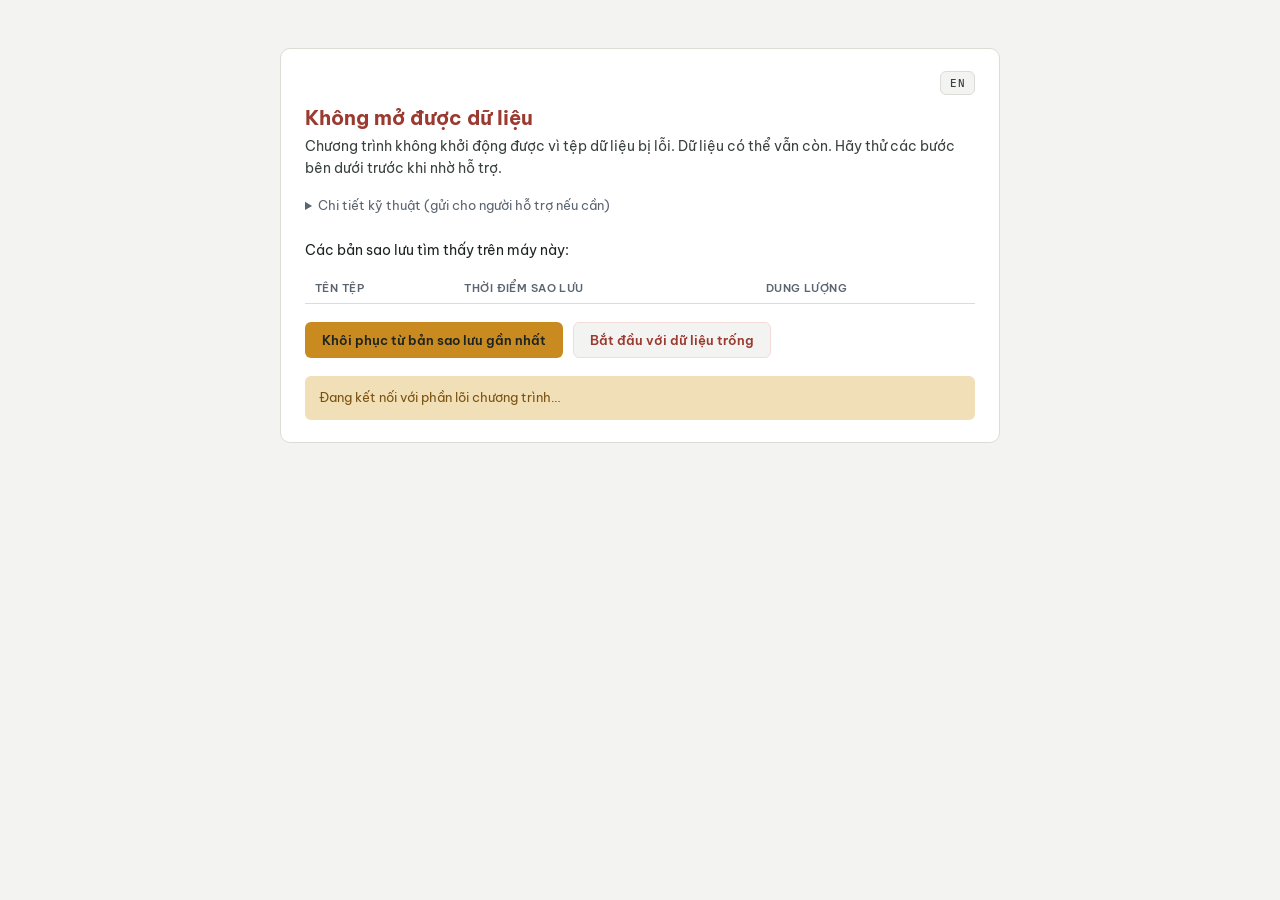
<file: recovery.html>
<!DOCTYPE html>
<html lang="vi">
<head>
<meta charset="UTF-8">
<meta name="viewport" content="width=device-width, initial-scale=1.0">
<title data-i18n="recovery_title">Phục hồi dữ liệu</title>
<link rel="icon" type="image/png" href="logo.png">
<link rel="shortcut icon" type="image/x-icon" href="logo.ico">
<link rel="stylesheet" href="assets/fonts/fonts.css">
<link rel="stylesheet" href="style.css">
</head>
<body>

<div class="recovery-shell">
  <div class="panel recovery-card">
    <div class="panel-head">
      <button type="button" class="lang-toggle-light" id="btnLangToggle" data-i18n="lang_toggle_label">EN</button>
    </div>

    <h1 class="recovery-heading" id="recoveryHeading" data-i18n="recovery_heading">Không mở được dữ liệu</h1>
    <p class="recovery-intro" id="recoveryIntro" data-i18n="recovery_intro">Chương trình không khởi động được vì tệp dữ liệu bị lỗi. Dữ liệu có thể vẫn còn. Hãy thử các bước bên dưới trước khi nhờ hỗ trợ.</p>

    <!-- Chỉ hiện khi chương trình KHÔNG TẠO ĐƯỢC TỆP trong thư mục của nó.
         Khi đó CSDL không hỏng gì cả, và phần sao lưu/khôi phục bên dưới
         bị ẩn đi vì không nút nào trong đó giúp được. -->
    <div id="khongGhiDuoc" class="recovery-khong-ghi" hidden>
      <p><span data-i18n="recovery_kg_thu_muc">Thư mục của chương trình:</span>
        <code id="khongGhiDuocThuMuc"></code></p>
      <p data-i18n="recovery_kg_vi_sao">Windows đang chặn chương trình tạo tệp trong thư mục này, nên nó không lưu được dữ liệu.</p>
      <p class="recovery-kg-cach" data-i18n="recovery_kg_cach_tieu_de">Cách sửa — làm MỘT trong hai cách:</p>
      <ol>
        <li data-i18n="recovery_kg_cach_1">Đóng chương trình. Chuyển NGUYÊN thư mục chương trình sang một chỗ đơn giản, ví dụ C:\RBDA (tạo thư mục này ngay trong ổ C:, không đặt trong Documents, Desktop hay OneDrive). Rồi mở lại PhanBoCauLacBo.exe.</li>
        <li data-i18n="recovery_kg_cach_2">Hoặc giữ nguyên chỗ cũ và cho phép chương trình: Bảo mật Windows → Bảo vệ khỏi vi-rút và mối đe doạ → Bảo vệ khỏi mã độc tống tiền → Quyền truy cập thư mục được kiểm soát → Cho phép ứng dụng → thêm PhanBoCauLacBo.exe. Rồi mở lại chương trình.</li>
      </ol>
      <p data-i18n="recovery_kg_khong_mat">Dữ liệu cũ (nếu có) KHÔNG bị mất — không cần bấm khôi phục hay bắt đầu lại.</p>
      <button type="button" class="btn btn-primary" id="btnKiemLaiThuMuc" data-i18n="btn_kiem_lai_thu_muc">Kiểm tra lại</button>
    </div>

    <div id="phanKhoiPhuc">
    <details class="recovery-error-detail">
      <summary data-i18n="recovery_error_detail_label">Chi tiết kỹ thuật (gửi cho người hỗ trợ nếu cần)</summary>
      <pre id="initErrorDetail"></pre>
    </details>

    <p class="recovery-backups-label" data-i18n="recovery_backups_label">Các bản sao lưu tìm thấy trên máy này:</p>
    <table class="data-table" id="backupsTable">
      <thead>
        <tr>
          <th data-i18n="th_backup_name">Tên tệp</th>
          <th data-i18n="th_backup_time">Thời điểm sao lưu</th>
          <th data-i18n="th_backup_size">Dung lượng</th>
        </tr>
      </thead>
      <tbody id="backupsTableBody"></tbody>
    </table>
    <p id="noBackupsMsg" hidden></p>

    <div class="recovery-actions">
      <button type="button" class="btn btn-primary" id="btnRestoreBackup" data-i18n="btn_restore_backup">Khôi phục từ bản sao lưu gần nhất</button>
      <button type="button" class="btn btn-danger" id="btnStartFresh" data-i18n="btn_start_fresh">Bắt đầu với dữ liệu trống</button>
    </div>
    </div>

    <div id="recoveryStatus" role="status" aria-live="polite"></div>
  </div>
</div>

<script src="i18n_loi.js"></script>
<script src="i18n.js"></script>
<script src="chung.js"></script>
<script src="recovery.js"></script>
</body>
</html>
</file>
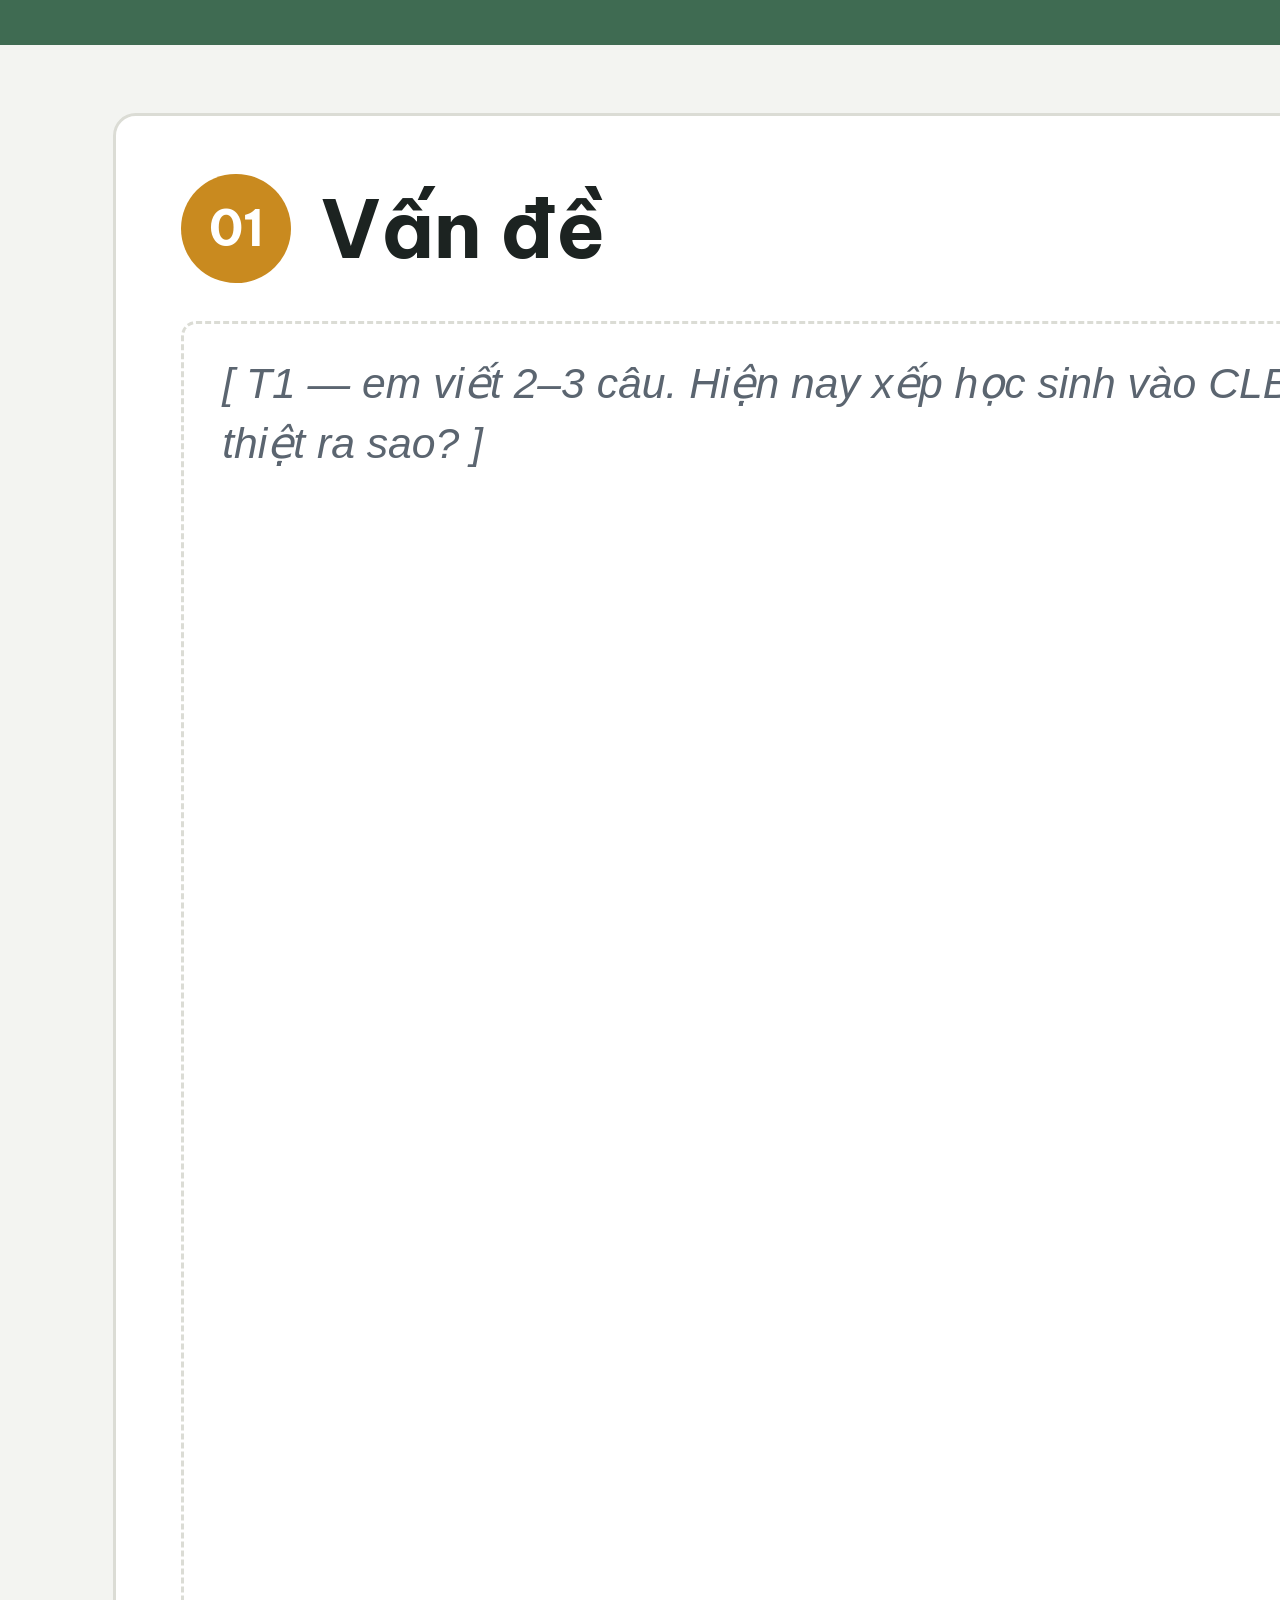
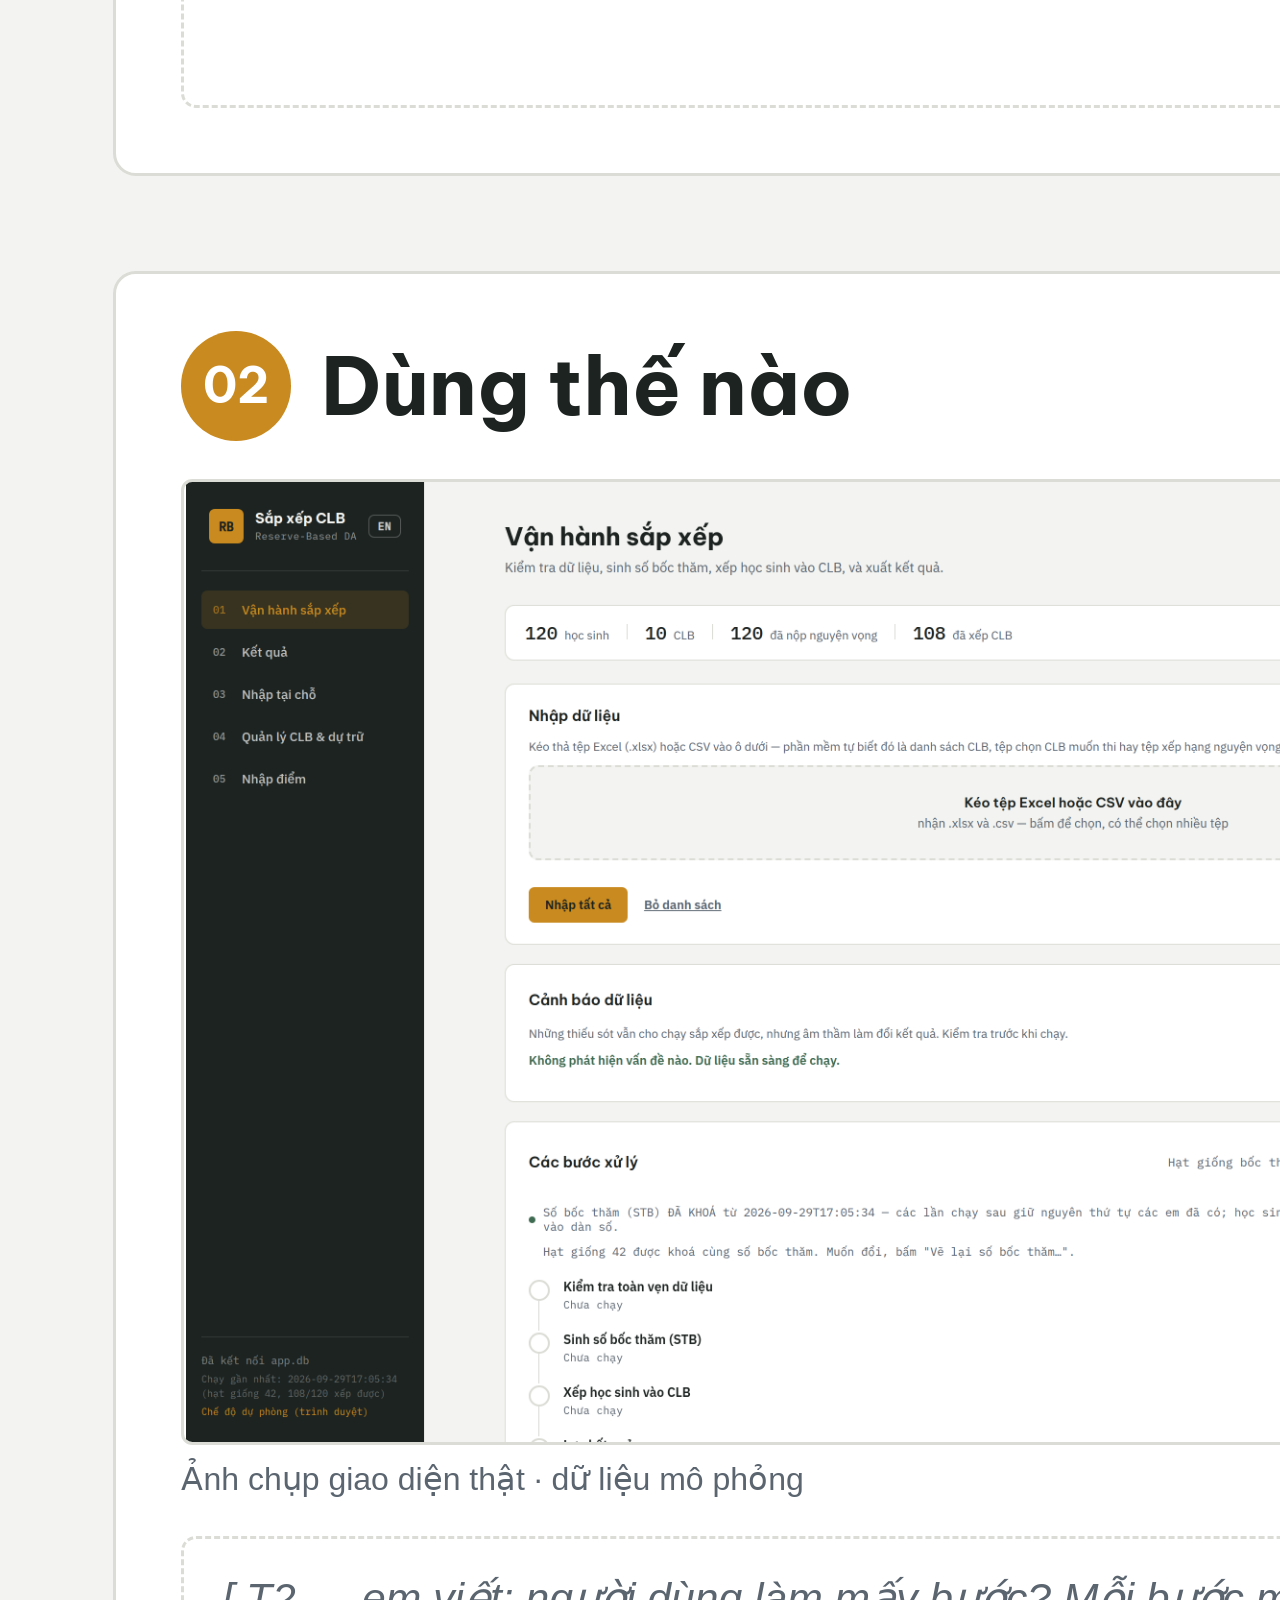
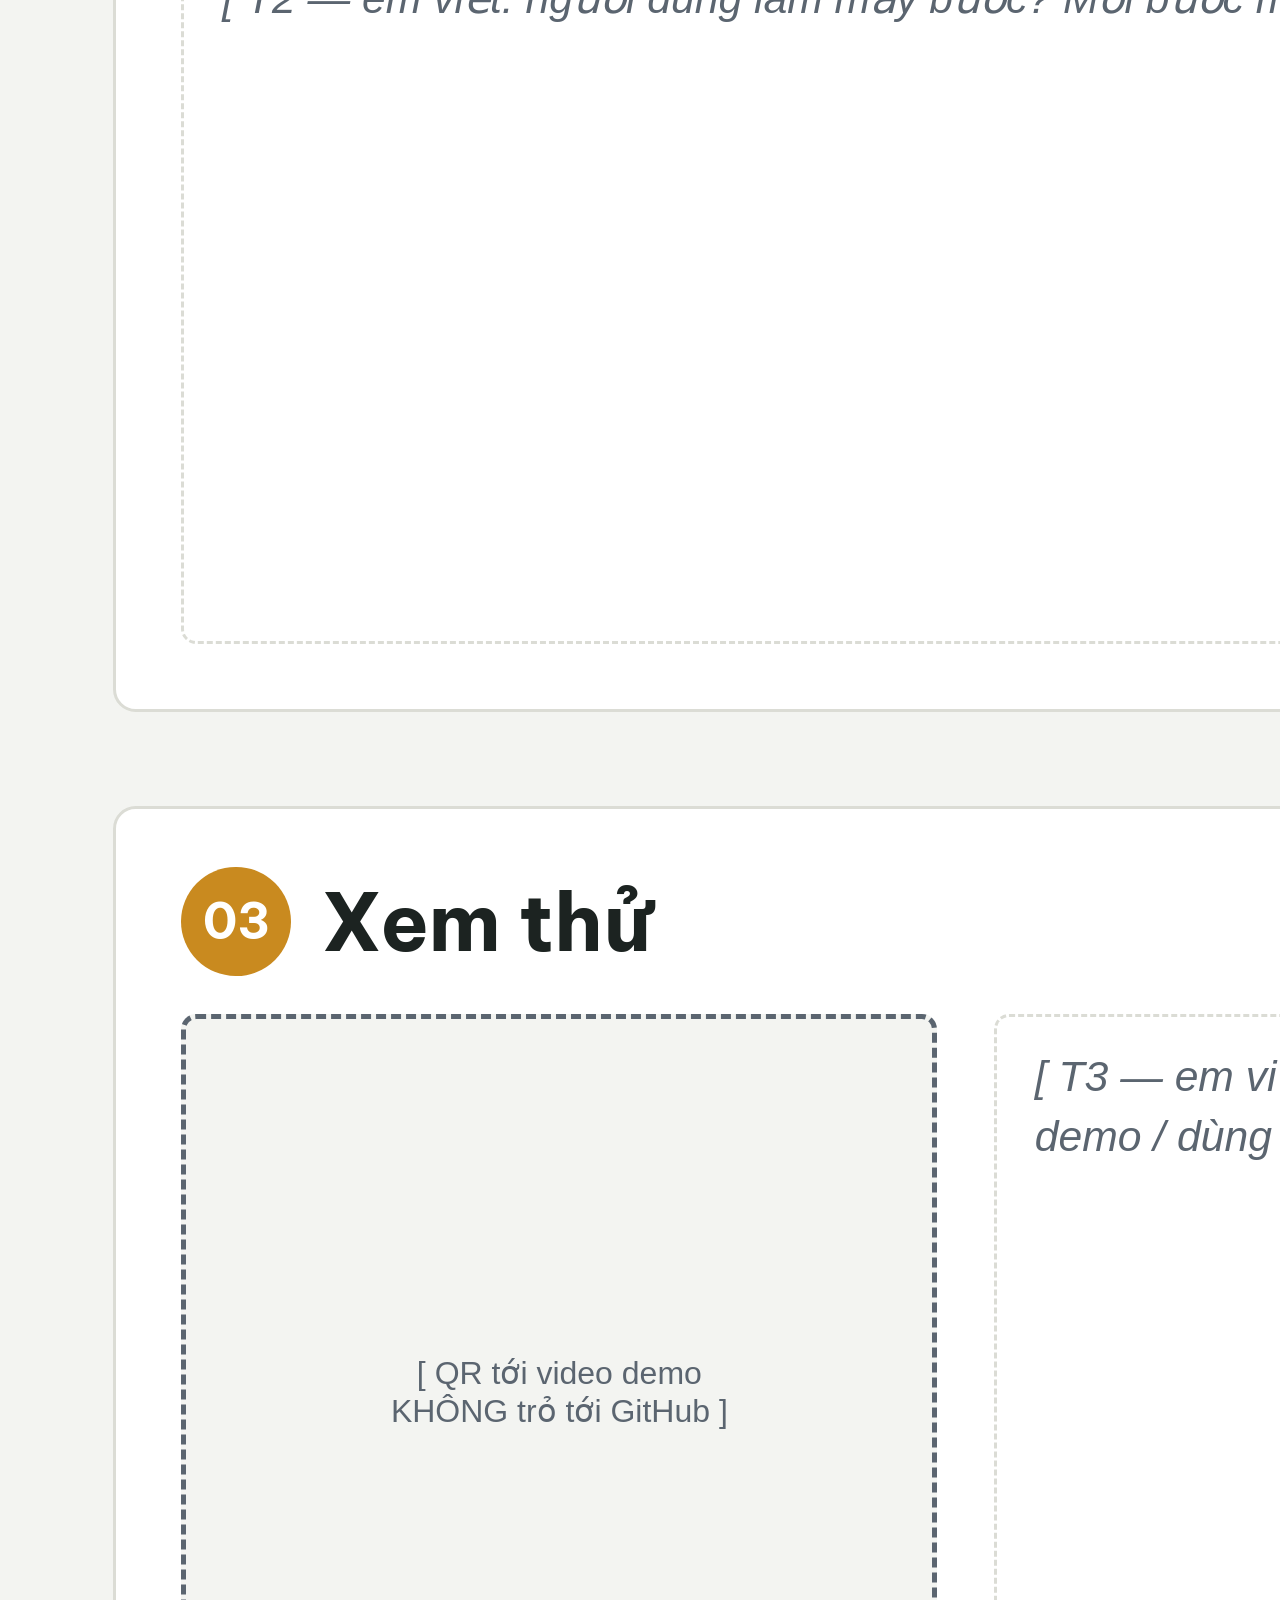
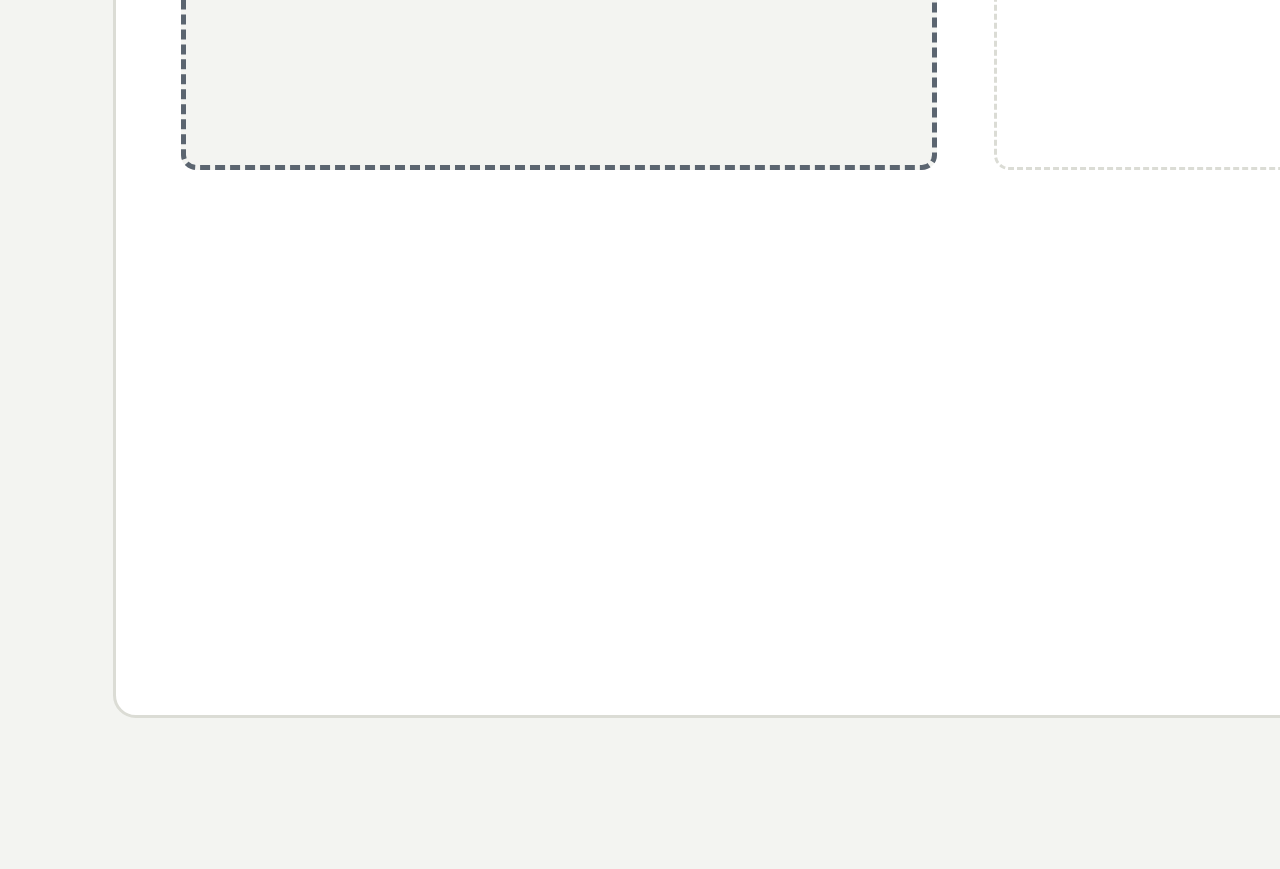
<file: poster/poster_khung.html>
<!doctype html>
<html lang="vi"><head><meta charset="utf-8">
<title>Khung poster ba lá</title>
<link rel="stylesheet" href="../assets/fonts/fonts.css">
<style>
@page { size: 200.0cm 150.0cm; margin: 0; }
* { box-sizing: border-box; margin: 0; padding: 0; }
html, body { width:200.0cm; height:150.0cm; }
body { background:#F3F4F1; color:#1C2321; font-family:"IBM Plex Sans",sans-serif;
       -webkit-print-color-adjust:exact; print-color-adjust:exact; }
.board { position:relative; width:200.0cm; height:150.0cm; overflow:hidden; background:#F3F4F1; }
.board > * { position:absolute; }
.strip { top:0; height:1.2cm; }
.card { background:#FFFFFF; border:0.08cm solid #DBDCD5; border-radius:0.6cm; }
.card.muted { background:#DCE9E0; border-color:#DCE9E0; }
.head { font-family:"Be Vietnam Pro",sans-serif; font-weight:700; font-size:60pt; line-height:1;
        height:2.9cm; display:flex; align-items:center; gap:0.8cm; }
.head .num { flex:none; display:inline-grid; place-items:center; width:2.9cm; height:2.9cm;
             border-radius:50%; background:#C98A1F; color:#FFFFFF; font-size:37pt; }
.head.small { font-size:36pt; height:2cm; color:#3F6B52; }
.hint { color:#5B6570; font-style:italic; line-height:1.4; border:0.1cm dashed #DBDCD5;
        border-radius:0.4cm; padding:0.8cm 1cm; overflow:hidden; }
.note { font-size:24pt; color:#5B6570; line-height:1.2; }
.img { border:0.08cm solid #DBDCD5; border-radius:0.3cm; object-fit:contain; background:#fff; }
.qr { border:0.14cm dashed #5B6570; border-radius:0.4cm; background:#F3F4F1; display:grid; place-items:center;
      text-align:center; font-size:24pt; color:#5B6570; }
.bullet { width:2.4cm; height:2.4cm; border-radius:50%; background:#27805A; color:#fff; display:grid;
          place-items:center; font:700 30pt "Be Vietnam Pro"; }
.stat { background:#FFFFFF; border:0.08cm solid #DBDCD5; border-left:0.6cm solid #27805A;
        border-radius:0.6cm; padding:1.2cm 1.6cm; display:flex; flex-direction:column; gap:0.35cm; }
.stat .v { font:700 110pt/1 "Be Vietnam Pro"; color:#27805A; letter-spacing:-0.02em; }
.stat .m { font-size:24pt; color:#1C2321; font-weight:600; }
.stat .h { font-size:24pt; color:#5B6570; font-style:italic; margin-top:auto;
           border-top:0.08cm dashed #DBDCD5; padding-top:0.4cm; }
.top { background:#1C2321; color:#F3F4F1; border-radius:0.6cm; padding:2.2cm 3cm; display:flex;
       flex-direction:column; justify-content:center; gap:0.9cm; }
.top .kicker { font-weight:600; font-size:40pt; letter-spacing:0.12em; color:#C98A1F; }
.top h1 { font-family:"Be Vietnam Pro",sans-serif; font-weight:700; font-size:140pt; line-height:1.02; }
.top .sub { font-size:48pt; color:#DBDCD5; }

.guide { inset:0; pointer-events:none; }
.guide > * { position:absolute; }
.g-safe { background:repeating-linear-gradient(45deg, rgba(184,74,62,.16) 0 0.5cm, transparent 0.5cm 1.2cm); }
.g-fold { top:0; height:150.0cm; border-left:0.2cm dashed #B84A3E; transform:translateX(-0.1cm); }
.g-foldlabel { top:75.0cm; transform:translate(-50%,-50%) rotate(-90deg); background:#B84A3E; color:#fff;
               font:600 30pt "IBM Plex Sans"; padding:0.3cm 1.2cm; border-radius:0.3cm; }
.g-dim { top:147.6cm; height:1.8cm; border-left:0.12cm solid #B84A3E; border-right:0.12cm solid #B84A3E;
         display:grid; place-items:center; }
.g-dim::before { content:""; position:absolute; left:0; right:0; top:50%; border-top:0.12cm solid #B84A3E; }
.g-dim span, .g-vdim span { position:relative; background:#B84A3E; color:#fff; font:600 34pt "IBM Plex Sans";
                            padding:0.1cm 1cm; border-radius:0.3cm; }
.g-vdim { left:0.6cm; top:0; width:1.8cm; height:150.0cm; border-top:0.12cm solid #B84A3E;
          border-bottom:0.12cm solid #B84A3E; display:grid; place-items:center; }
.g-vdim::before { content:""; position:absolute; top:0; bottom:0; left:50%; border-left:0.12cm solid #B84A3E; }
.g-vdim span { transform:rotate(-90deg); white-space:nowrap; }
.g-note { background:rgba(255,255,255,.96); border:0.2cm solid #B84A3E; border-radius:0.6cm;
          padding:2cm 2.4cm; font-size:30pt; line-height:1.4; color:#1C2321; }
.g-note h3 { font:700 40pt "Be Vietnam Pro"; color:#B84A3E; margin-bottom:0.8cm; }
.g-note h3.ban { margin-top:1.4cm; }
.g-note ul { padding-left:1.4cm; }
.g-note ul.ban { display:flex; flex-wrap:wrap; gap:0.4cm 2.4cm; list-style:"✕  "; font-weight:600; }
</style></head>
<body><div class="board">
<div class="strip" style="left:0;width:50.0cm;background:#3F6B52"></div>
<div class="strip" style="left:50.0cm;width:100.0cm;background:#C98A1F"></div>
<div class="strip" style="left:150.0cm;width:50.0cm;background:#3F6B52"></div>
<div class="card plain" style="left:3.0cm;top:3.0cm;width:44.5cm;height:44.0cm;"></div>
<h2 class="head" style="left:4.8cm;top:4.6cm;width:40.9cm"><span class="num">01</span><span>Vấn đề</span></h2>
<p class="hint" style="left:4.8cm;top:8.5cm;width:40.9cm;height:36.7cm;font-size:32pt">[ T1 — em viết 2–3 câu. Hiện nay xếp học sinh vào CLB thế nào? Ai thiệt, thiệt ra sao? ]</p>
<div class="card plain" style="left:3.0cm;top:49.5cm;width:44.5cm;height:54.0cm;"></div>
<h2 class="head" style="left:4.8cm;top:51.1cm;width:40.9cm"><span class="num">02</span><span>Dùng thế nào</span></h2>
<img class="img" src="hinh/giao_dien_van_hanh.png" style="left:4.8cm;top:55.0cm;width:40.9cm;height:25.5625cm;">
<p class="note" style="left:4.8cm;top:80.9625cm;width:40.9cm">Ảnh chụp giao diện thật · dữ liệu mô phỏng</p>
<p class="hint" style="left:4.8cm;top:82.9625cm;width:40.9cm;height:18.737500000000004cm;font-size:32pt">[ T2 — em viết: người dùng làm mấy bước? Mỗi bước một dòng. ]</p>
<div class="card plain" style="left:3.0cm;top:106.0cm;width:44.5cm;height:40.0cm;"></div>
<h2 class="head" style="left:4.8cm;top:107.6cm;width:40.9cm"><span class="num">03</span><span>Xem thử</span></h2>
<div class="qr" style="left:4.8cm;top:111.5cm;width:20.0cm;height:20.0cm;"><span>[ QR tới video demo<br>KHÔNG trỏ tới GitHub ]</span></div>
<p class="hint" style="left:26.3cm;top:111.5cm;width:19.4cm;height:20.0cm;font-size:32pt">[ T3 — em viết 1 câu mời xem demo / dùng thử tại gian ]</p>
<header class="top" style="left:52.5cm;top:3.0cm;width:95.0cm;height:27.0cm;">
  <p class="kicker">[ H1 — LĨNH VỰC DỰ THI ]</p>
  <h1>[ H2 — THÔNG ĐIỆP CHÍNH,<br>MỘT CÂU, TỐI ĐA HAI DÒNG ]</h1>
  <p class="sub">[ H3 — tên đề tài đầy đủ ]</p>
</header>
<div class="card plain" style="left:52.5cm;top:32.5cm;width:61.0cm;height:57.0cm;"></div>
<img class="img" src="hinh/giao_dien_ket_qua.png" style="left:54.3cm;top:34.3cm;width:57.4cm;height:35.875cm;">
<p class="note" style="left:54.3cm;top:70.575cm;width:57.4cm">Ảnh chụp giao diện thật · tab Kết quả · dữ liệu mô phỏng (120 học sinh, 10 CLB)</p>
<p class="hint" style="left:54.3cm;top:72.575cm;width:57.4cm;height:15.125000000000005cm;font-size:32pt">[ G1 — em viết 1–2 câu: ảnh này cho thấy phần mềm làm được gì? ]</p>
<div class="stat" style="left:116.0cm;top:32.5cm;width:31.5cm;height:17.666666666666668cm;"><div class="v">0</div><div class="m">cặp phá vỡ · mọi lần bốc thăm, mọi bộ dữ liệu mô phỏng</div><div class="h">[ S1 — em viết 1 dòng: con số này nghĩa là gì? ]</div></div>
<div class="stat" style="left:116.0cm;top:52.16666666666667cm;width:31.5cm;height:17.666666666666668cm;"><div class="v">0,14 giây</div><div class="m">xếp 2 000 học sinh · 40 CLB · dữ liệu mô phỏng</div><div class="h">[ S2 — em viết 1 dòng: con số này nghĩa là gì? ]</div></div>
<div class="stat" style="left:116.0cm;top:71.83333333333334cm;width:31.5cm;height:17.666666666666668cm;"><div class="v">816</div><div class="m">bài kiểm thử tự động</div><div class="h">[ S3 — em viết 1 dòng: con số này nghĩa là gì? ]</div></div>
<div class="card plain" style="left:52.5cm;top:92.0cm;width:95.0cm;height:54.0cm;"></div>
<h2 class="head" style="left:54.3cm;top:93.6cm;width:91.4cm"><span class="num">04</span><span>Cách hoạt động</span></h2>
<img class="img" src="hinh/so_do_5_lop.png" style="left:54.3cm;top:97.5cm;width:91.4cm;height:38.845000000000006cm;">
<p class="hint" style="left:54.3cm;top:137.145cm;width:91.4cm;height:7.05499999999999cm;font-size:32pt">[ G2 — em viết 1–2 câu tóm tắt sơ đồ. Nhãn "Sơ đồ do AI tạo ra" đã có sẵn trong hình — giữ nguyên. ]</p>
<div class="card plain" style="left:152.5cm;top:3.0cm;width:44.5cm;height:58.0cm;"></div>
<h2 class="head" style="left:154.3cm;top:4.6cm;width:40.9cm"><span class="num">05</span><span>Lợi ích</span></h2>
<span class="bullet" style="left:154.3cm;top:8.6cm">1</span>
<p class="hint" style="left:157.5cm;top:8.5cm;width:37.699999999999996cm;height:11.875cm;font-size:32pt">[ P1 — một lợi ích, tối đa 2 dòng ]</p>
<span class="bullet" style="left:154.3cm;top:21.275000000000002cm">2</span>
<p class="hint" style="left:157.5cm;top:21.175cm;width:37.699999999999996cm;height:11.875cm;font-size:32pt">[ P2 — một lợi ích, tối đa 2 dòng ]</p>
<span class="bullet" style="left:154.3cm;top:33.95cm">3</span>
<p class="hint" style="left:157.5cm;top:33.85cm;width:37.699999999999996cm;height:11.875cm;font-size:32pt">[ P3 — một lợi ích, tối đa 2 dòng ]</p>
<span class="bullet" style="left:154.3cm;top:46.62500000000001cm">4</span>
<p class="hint" style="left:157.5cm;top:46.525000000000006cm;width:37.699999999999996cm;height:11.875cm;font-size:32pt">[ P4 — một lợi ích, tối đa 2 dòng ]</p>
<div class="card plain" style="left:152.5cm;top:63.5cm;width:44.5cm;height:66.0cm;"></div>
<h2 class="head" style="left:154.3cm;top:65.1cm;width:40.9cm"><span class="num">06</span><span>Đã kiểm chứng</span></h2>
<img class="img" src="hinh/bieu_do_khai_gian.png" style="left:154.3cm;top:69.0cm;width:40.9cm;height:19.4275cm;">
<img class="img" src="hinh/bieu_do_nguyen_vong.png" style="left:154.3cm;top:89.22749999999999cm;width:40.9cm;height:25.5625cm;">
<p class="hint" style="left:154.3cm;top:115.58999999999999cm;width:40.9cm;height:12.11000000000001cm;font-size:32pt">[ P5 — em viết 1–2 câu: hai biểu đồ này nói gì với học sinh? ]</p>
<div class="card muted" style="left:152.5cm;top:132.0cm;width:44.5cm;height:14.0cm;"></div>
<h2 class="head small" style="left:154.3cm;top:133.2cm;width:40.9cm"><span>Tuyên bố sử dụng AI</span></h2>
<p class="hint" style="left:154.3cm;top:135.79999999999998cm;width:40.9cm;height:9.200000000000001cm;font-size:24pt">[ P6 — theo Phụ lục 1: phần nào có AI hỗ trợ ]</p>

</div></body></html>
</file>
<file: assets/fonts/fonts.css>
/* ============================================================
   fonts.css — Font tự lưu trữ cục bộ (offline-first)
   ============================================================
   Thay thế hoàn toàn link Google Fonts CDN. Kiosk không có mạng
   vẫn hiển thị đúng font, đúng dấu tiếng Việt.

   Mỗi family có 2 subset: "vietnamese" (ưu tiên — chứa ký tự có
   dấu) và "latin" (ký tự cơ bản, số, dấu câu). Trình duyệt tự
   chọn file theo unicode-range của từng ký tự trong DOM, không
   tải cả hai nếu không cần.

   Nguồn: gói npm @fontsource (build từ chính nguồn Google Fonts,
   đóng gói lại thành file tĩnh) — không gọi mạng lúc runtime.
   ============================================================ */

/* ---------- Be Vietnam Pro — 400 / 500 / 600 / 700 ----------
   Font DUY NHẤT cho mọi chữ đọc được: tiêu đề, nội dung, tên học sinh,
   tên câu lạc bộ. Chọn vì nó được thiết kế riêng cho tiếng Việt (dấu
   chồng như ầ, ể, ặ vẽ liền với chữ, không đè lên nhau) và là font tỉ lệ
   — chữ rộng hẹp tự nhiên, khác IBM Plex Mono trước đây làm tên người
   giãn ra và xuống dòng sớm. Số trong bảng vẫn thẳng cột nhờ
   `font-variant-numeric: tabular-nums` (style.css). */
@font-face {
  font-family: 'Be Vietnam Pro';
  font-style: normal;
  font-display: swap;
  font-weight: 400;
  src: url('./be-vietnam-pro-vietnamese-400-normal.woff2') format('woff2');
  unicode-range: U+0102-0103,U+0110-0111,U+0128-0129,U+0168-0169,U+01A0-01A1,U+01AF-01B0,U+0300-0301,U+0303-0304,U+0308-0309,U+0323,U+0329,U+1EA0-1EF9,U+20AB;
}
@font-face {
  font-family: 'Be Vietnam Pro';
  font-style: normal;
  font-display: swap;
  font-weight: 400;
  src: url('./be-vietnam-pro-latin-400-normal.woff2') format('woff2');
  unicode-range: U+0000-00FF,U+0131,U+0152-0153,U+02BB-02BC,U+02C6,U+02DA,U+02DC,U+0304,U+0308,U+0329,U+2000-206F,U+20AC,U+2122,U+2191,U+2193,U+2212,U+2215,U+FEFF,U+FFFD;
}
@font-face {
  font-family: 'Be Vietnam Pro';
  font-style: normal;
  font-display: swap;
  font-weight: 500;
  src: url('./be-vietnam-pro-vietnamese-500-normal.woff2') format('woff2');
  unicode-range: U+0102-0103,U+0110-0111,U+0128-0129,U+0168-0169,U+01A0-01A1,U+01AF-01B0,U+0300-0301,U+0303-0304,U+0308-0309,U+0323,U+0329,U+1EA0-1EF9,U+20AB;
}
@font-face {
  font-family: 'Be Vietnam Pro';
  font-style: normal;
  font-display: swap;
  font-weight: 500;
  src: url('./be-vietnam-pro-latin-500-normal.woff2') format('woff2');
  unicode-range: U+0000-00FF,U+0131,U+0152-0153,U+02BB-02BC,U+02C6,U+02DA,U+02DC,U+0304,U+0308,U+0329,U+2000-206F,U+20AC,U+2122,U+2191,U+2193,U+2212,U+2215,U+FEFF,U+FFFD;
}
@font-face {
  font-family: 'Be Vietnam Pro';
  font-style: normal;
  font-display: swap;
  font-weight: 600;
  src: url('./be-vietnam-pro-vietnamese-600-normal.woff2') format('woff2');
  unicode-range: U+0102-0103,U+0110-0111,U+0128-0129,U+0168-0169,U+01A0-01A1,U+01AF-01B0,U+0300-0301,U+0303-0304,U+0308-0309,U+0323,U+0329,U+1EA0-1EF9,U+20AB;
}
@font-face {
  font-family: 'Be Vietnam Pro';
  font-style: normal;
  font-display: swap;
  font-weight: 600;
  src: url('./be-vietnam-pro-latin-600-normal.woff2') format('woff2');
  unicode-range: U+0000-00FF,U+0131,U+0152-0153,U+02BB-02BC,U+02C6,U+02DA,U+02DC,U+0304,U+0308,U+0329,U+2000-206F,U+20AC,U+2122,U+2191,U+2193,U+2212,U+2215,U+FEFF,U+FFFD;
}
@font-face {
  font-family: 'Be Vietnam Pro';
  font-style: normal;
  font-display: swap;
  font-weight: 700;
  src: url('./be-vietnam-pro-vietnamese-700-normal.woff2') format('woff2');
  unicode-range: U+0102-0103,U+0110-0111,U+0128-0129,U+0168-0169,U+01A0-01A1,U+01AF-01B0,U+0300-0301,U+0303-0304,U+0308-0309,U+0323,U+0329,U+1EA0-1EF9,U+20AB;
}
@font-face {
  font-family: 'Be Vietnam Pro';
  font-style: normal;
  font-display: swap;
  font-weight: 700;
  src: url('./be-vietnam-pro-latin-700-normal.woff2') format('woff2');
  unicode-range: U+0000-00FF,U+0131,U+0152-0153,U+02BB-02BC,U+02C6,U+02DA,U+02DC,U+0304,U+0308,U+0329,U+2000-206F,U+20AC,U+2122,U+2191,U+2193,U+2212,U+2215,U+FEFF,U+FFFD;
}

/* ---------- IBM Plex Mono — 400 / 500 ----------
   CHỈ cho MÃ MÁY: mã học sinh (HS001), mã CLB (clb_bongro), tên tệp,
   hộp lỗi kỹ thuật — nơi chữ rộng đều giúp dò từng ký tự. Không dùng
   cho tên người hay tên CLB. */
@font-face {
  font-family: 'IBM Plex Mono';
  font-style: normal;
  font-display: swap;
  font-weight: 400;
  src: url('./ibm-plex-mono-vietnamese-400-normal.woff2') format('woff2');
  unicode-range: U+0102-0103,U+0110-0111,U+0128-0129,U+0168-0169,U+01A0-01A1,U+01AF-01B0,U+0300-0301,U+0303-0304,U+0308-0309,U+0323,U+0329,U+1EA0-1EF9,U+20AB;
}
@font-face {
  font-family: 'IBM Plex Mono';
  font-style: normal;
  font-display: swap;
  font-weight: 400;
  src: url('./ibm-plex-mono-latin-400-normal.woff2') format('woff2');
  unicode-range: U+0000-00FF,U+0131,U+0152-0153,U+02BB-02BC,U+02C6,U+02DA,U+02DC,U+0304,U+0308,U+0329,U+2000-206F,U+20AC,U+2122,U+2191,U+2193,U+2212,U+2215,U+FEFF,U+FFFD;
}
@font-face {
  font-family: 'IBM Plex Mono';
  font-style: normal;
  font-display: swap;
  font-weight: 500;
  src: url('./ibm-plex-mono-vietnamese-500-normal.woff2') format('woff2');
  unicode-range: U+0102-0103,U+0110-0111,U+0128-0129,U+0168-0169,U+01A0-01A1,U+01AF-01B0,U+0300-0301,U+0303-0304,U+0308-0309,U+0323,U+0329,U+1EA0-1EF9,U+20AB;
}
@font-face {
  font-family: 'IBM Plex Mono';
  font-style: normal;
  font-display: swap;
  font-weight: 500;
  src: url('./ibm-plex-mono-latin-500-normal.woff2') format('woff2');
  unicode-range: U+0000-00FF,U+0131,U+0152-0153,U+02BB-02BC,U+02C6,U+02DA,U+02DC,U+0304,U+0308,U+0329,U+2000-206F,U+20AC,U+2122,U+2191,U+2193,U+2212,U+2215,U+FEFF,U+FFFD;
}
</file>
<file: style.css>
:root {
  --ink: #1C2321;
  --ink-soft: #3A423F;
  --slate: #5B6570;
  --paper: #F3F4F1;
  --paper-raised: #FFFFFF;
  --paper-hover: #E9EAE5;
  --hairline: #DBDCD5;
  --gold: #C98A1F;
  --gold-soft: #F1DFB8;
  --moss: #3F6B52;
  --moss-soft: #DCE9E0;
  --rust: #B84A3E;
  --rust-soft: #F3DCD9;
  /* Ban DAM cua vang dong va gach, chi dung cho CHU. Vang #C98A1F tren nen
     --gold-soft chi dat ti le tuong phan 2,2:1 (WCAG AA can 4,5:1 cho chu
     thuong) — nhan "vua du" hay o du tru gan nhu khong doc duoc tren man
     hinh phong may. Hai ma nay dat 5,3:1 tren nen nhat cua chinh chung.
     Nen, vien va diem nhan van dung ma goc. */
  --gold-text: #7A5210;
  --rust-text: #9A3A30;
  /* Vong focus ban phim: phai thay ro tren ca giay trang lan thanh ben toi. */
  --focus-ring: #2F6FD0;

  /* Màu CHUỖI SỐ LIỆU của biểu đồ — tách khỏi --moss/--gold vì hai màu đó
     trượt phép kiểm bảng màu (xanh rêu quá xám, vàng dưới 3:1 trên nền
     trắng). Cặp dưới đây qua đủ sáu phép kiểm của validate_palette.js:
     tách màu mù màu đỏ ΔE 10,4, người thường ΔE 21,3, cả hai ≥ 3:1. */
  --chart-general: #15714A;
  --chart-reserve: #B7791A;

  /* Dải TUẦN TỰ cho thứ hạng nguyện vọng: một sắc xanh, đậm = NV1. Độ sáng
     OKLab tăng đều 0,49 → 0,63 → 0,76 → 0,88. Hai bậc cuối dưới 3:1 trên
     nền trắng, nên biểu đồ dùng dải này PHẢI có chú giải kèm số. */
  --seq-1: #15714A;
  --seq-2: #4F9A73;
  --seq-3: #8DC0A3;
  --seq-4: #C6E0D1;
  --seq-khong-ro: #B5B9B3;

  --font-display: "Be Vietnam Pro", sans-serif; /* "Inter" khong dong goi, may kiosk khong co mang */
  /* Một font cho mọi chữ đọc được — xem lý do ở assets/fonts/fonts.css.
     IBM Plex Mono chỉ còn cho mã máy (mã học sinh, mã CLB, tên tệp). */
  --font-body: "Be Vietnam Pro", sans-serif;
  --font-mono: "IBM Plex Mono", monospace;

  --ease-out: cubic-bezier(0.23, 1, 0.32, 1);
  --ease-in-out: cubic-bezier(0.77, 0, 0.175, 1);

  --radius-sm: 6px;
  --radius-md: 10px;
}

* { box-sizing: border-box; }

html, body {
  margin: 0;
  padding: 0;
  height: 100%;
  background: var(--paper);
  color: var(--ink);
  font-family: var(--font-body);
  font-size: 14px;
  -webkit-font-smoothing: antialiased;
}

button, input {
  font-family: inherit;
  font-size: inherit;
}

/* ============================= SHELL ============================= */

.app-shell {
  display: grid;
  grid-template-columns: 248px 1fr;
  min-height: 100vh;
}

/* ============================= SIDEBAR ============================= */

.sidebar {
  background: var(--ink);
  color: var(--paper);
  display: flex;
  flex-direction: column;
  padding: 24px 16px;
  position: sticky;
  top: 0;
  height: 100vh;
  /* Man hinh thap (laptop 768px, thu phong 125%): menu dai hon man hinh
     thi phan chan (dang chay duong nao, lan chay cuoi) truoc day bi cat. */
  overflow-y: auto;
}

.brand {
  display: flex;
  align-items: center;
  gap: 12px;
  padding: 4px 8px 28px 8px;
  border-bottom: 1px solid rgba(255,255,255,0.1);
  margin-bottom: 20px;
}

.brand-mark {
  width: 36px;
  height: 36px;
  border-radius: var(--radius-sm);
  background: var(--gold);
  color: var(--ink);
  font-family: var(--font-mono);
  font-weight: 500; /* IBM Plex Mono chi dong goi 400/500 — xin 600/700 thi trinh duyet to dam gia, net nhoe */
  font-size: 13px;
  display: flex;
  align-items: center;
  justify-content: center;
  flex-shrink: 0;
}

.brand-title {
  font-family: var(--font-display);
  font-weight: 700;
  font-size: 14.5px;
  line-height: 1.2;
}

.brand-sub {
  font-family: var(--font-mono);
  font-size: 10.5px;
  color: rgba(255,255,255,0.5);
  letter-spacing: 0.03em;
  margin-top: 2px;
}

.brand-text {
  flex: 1;
  min-width: 0;
}

.lang-toggle {
  flex-shrink: 0;
  border: 1px solid rgba(255,255,255,0.25);
  background: transparent;
  color: rgba(255,255,255,0.75);
  font-family: var(--font-mono);
  font-size: 11px;
  font-weight: 500; /* IBM Plex Mono chi dong goi 400/500 — xin 600/700 thi trinh duyet to dam gia, net nhoe */
  letter-spacing: 0.04em;
  padding: 4px 9px;
  border-radius: var(--radius-sm);
  cursor: pointer;
  transition: background 150ms ease, color 150ms ease, border-color 150ms ease;
}

.lang-toggle:hover {
  background: rgba(255,255,255,0.1);
  color: #fff;
  border-color: rgba(255,255,255,0.4);
}

.nav-group {
  display: flex;
  flex-direction: column;
  gap: 4px;
}

.nav-item {
  display: flex;
  align-items: center;
  gap: 12px;
  text-align: left;
  background: transparent;
  border: none;
  color: rgba(255,255,255,0.72);
  padding: 11px 12px;
  border-radius: var(--radius-sm);
  cursor: pointer;
  font-size: 13.5px;
  font-weight: 500;
  transition: background 0.15s ease, color 0.15s ease;
}

.nav-item:hover {
  background: rgba(255,255,255,0.06);
  color: #fff;
}

.nav-item.is-active {
  background: rgba(201,138,31,0.16);
  color: var(--gold);
}

.nav-icon {
  font-family: var(--font-mono);
  font-size: 11px;
  opacity: 0.7;
  width: 18px;
}

.sidebar-footer {
  margin-top: auto;
  padding-top: 16px;
  border-top: 1px solid rgba(255,255,255,0.1);
}

.db-status {
  font-family: var(--font-body);
  font-size: 11px;
  /* 0,45 chi dat 4,3:1 tren nen muc; 0,62 dat 6,9:1. */
  color: rgba(255,255,255,0.62);
  line-height: 1.5;
}

.db-status-sub {
  margin-top: 4px;
  font-size: 10px;
  /* 0,32 chi dat 2,9:1 — dong nay noi app dang chay duong nao, can doc duoc. */
  color: rgba(255,255,255,0.62);
}

.motion-toggle {
  display: block;
  width: 100%;
  margin-bottom: 12px;
  text-align: left;
  border: 1px solid rgba(255,255,255,0.18);
  background: transparent;
  color: rgba(255,255,255,0.65);
  font-family: var(--font-mono);
  font-size: 11px;
  padding: 6px 10px;
  border-radius: var(--radius-sm);
  cursor: pointer;
  transition: background 150ms ease, color 150ms ease, border-color 150ms ease;
}

.motion-toggle:hover {
  background: rgba(255,255,255,0.08);
  color: #fff;
  border-color: rgba(255,255,255,0.35);
}

.motion-toggle:focus-visible {
  outline: 2px solid var(--gold);
  outline-offset: 1px;
}

/* ============================= EMPTY STATE ============================= */

.empty-state {
  padding: 28px 16px;
  text-align: center;
  color: var(--slate);
  font-size: 13px;
  background: var(--paper);
  border: 1px dashed var(--hairline);
  border-radius: var(--radius-sm);
  margin-top: 10px;
}

/* ============================= LEGEND / BADGE ============================= */

.fill-legend {
  margin-top: 14px;
  padding-top: 12px;
  border-top: 1px solid var(--hairline);
  font-size: 12px;
  color: var(--slate);
}

.legend-dot {
  display: inline-block;
  width: 8px;
  height: 8px;
  border-radius: 50%;
  margin-right: 5px;
  vertical-align: middle;
}

.fill-legend > span { vertical-align: middle; }
.legend-swatch {
  display: inline-block;
  width: 16px;
  height: 10px;
  border-radius: 3px;
  margin-right: 6px;
}
.legend-swatch + span { margin-right: 18px; }
.legend-swatch.is-general { background: var(--chart-general); }
.legend-swatch.is-reserve { background: var(--chart-reserve); }
.legend-swatch.is-trong { background: var(--paper); border: 1px solid var(--hairline); }

.unmatched-badge {
  font-family: var(--font-body);
  font-size: 11.5px;
  background: var(--rust-soft);
  color: var(--rust-text);
  padding: 4px 10px;
  border-radius: 999px;
}

.db-status-sub.is-fallback {
  color: var(--gold);
}

/* ============================= MAIN ============================= */

.main {
  padding: 40px 48px 64px 48px;
  /* Khoi noi dung nam trong cot 1fr cua .app-shell. Khong co margin
     auto thi no dinh sat mep TRAI, va tren man hinh rong (1900px) se
     thua gan 700px trong ben phai — dung nhu anh chup man hinh kiosk. */
  max-width: 1280px;
  margin-inline: auto;
}

.view { display: none; }
.view.is-active {
  display: block;
  animation: viewFadeIn 220ms var(--ease-out);
}

@keyframes viewFadeIn {
  from { opacity: 0; transform: translateY(6px); }
  to { opacity: 1; transform: translateY(0); }
}

.view-header { margin-bottom: 28px; }

.view-header h1 {
  font-family: var(--font-display);
  font-size: 26px;
  font-weight: 700;
  margin: 0 0 6px 0;
  letter-spacing: -0.01em;
}

.view-desc {
  color: var(--slate);
  margin: 0;
  font-size: 14px;
  max-width: 620px;
  line-height: 1.5;
}

/* ============================= STATUS STRIP ============================= */
/* Thay cho 4 stat-card giong het nhau (hero-metric template) bang 1 dai
   ngang co dau phan cach — cung mot thong tin, khong lap khuon mau card. */

.status-strip {
  display: flex;
  align-items: baseline;
  gap: 18px;
  padding: 16px 20px;
  background: var(--paper-raised);
  border: 1px solid var(--hairline);
  border-radius: var(--radius-md);
  margin-bottom: 24px;
  flex-wrap: wrap;
}

.strip-item {
  display: flex;
  align-items: baseline;
  gap: 7px;
}

.strip-num {
  font-family: var(--font-body);
  font-variant-numeric: tabular-nums;
  font-size: 19px;
  font-weight: 500;
  color: var(--ink);
  font-variant-numeric: tabular-nums;
}

.strip-label {
  font-size: 12.5px;
  color: var(--slate);
}

.strip-div {
  width: 1px;
  height: 16px;
  background: var(--hairline);
}

/* ============================= PANEL ============================= */

.panel {
  background: var(--paper-raised);
  border: 1px solid var(--hairline);
  border-radius: var(--radius-md);
  padding: 22px 24px;
  margin-bottom: 20px;
}

/* ---- Hiệu ứng khi rê chuột lên một khung ----

   Khung nhấc lên 2px, bóng mềm hiện ra, viền ấm sang màu vàng. Chỉ đổi
   transform, box-shadow và border-color: trình duyệt vẽ lại trên lớp riêng,
   không tính lại bố cục, nên máy yếu ở phòng máy trường vẫn mượt.

   Tắt được ở nút "Hiệu ứng" dưới thanh bên (lớp .tat-hieu-ung trên <html>),
   và tự tắt khi hệ điều hành đặt "giảm chuyển động". */

.panel,
.status-strip {
  transition: transform 220ms var(--ease-out),
              box-shadow 220ms var(--ease-out),
              border-color 220ms var(--ease-out);
}

@media (hover: hover) {
  .panel:hover,
  .status-strip:hover {
    transform: translateY(-2px);
    border-color: rgba(201,138,31,0.45);
    box-shadow: 0 1px 2px rgba(28,35,33,0.04),
                0 8px 24px -8px rgba(28,35,33,0.14);
  }
}

/* Tắt hiệu ứng: bỏ luôn mọi chuyển tiếp trên trang, không chỉ riêng khung
   — người bấm nút này là người cần máy chạy nhanh hơn. */
html.tat-hieu-ung *,
html.tat-hieu-ung *::before,
html.tat-hieu-ung *::after {
  transition: none !important;
  animation: none !important;
}
html.tat-hieu-ung .panel:hover,
html.tat-hieu-ung .status-strip:hover {
  transform: none;
  box-shadow: none;
  border-color: var(--hairline);
}

@media (prefers-reduced-motion: reduce) {
  .panel:hover,
  .status-strip:hover { transform: none; }
}

.panel-head {
  display: flex;
  align-items: center;
  justify-content: space-between;
  gap: 16px;
  margin-bottom: 18px;
  flex-wrap: wrap;
}

.panel-head h2 {
  font-family: var(--font-display);
  font-size: 15.5px;
  font-weight: 600;
  margin: 0;
}

.panel-actions {
  display: flex;
  align-items: center;
  gap: 8px;
  flex-wrap: wrap;
}

/* ---- Thu gọn / mở rộng từng mục (thẻ Kết quả) ----

   `hidden` đặt trên .panel-body, KHÔNG BAO GIỜ trên .panel: .panel đã dùng
   `hidden` để nói "chưa có dữ liệu", trộn hai nghĩa vào một thuộc tính thì
   "Mở rộng tất cả" sẽ lôi cả một mục rỗng ra. */

.panel-head-trai {
  display: flex;
  align-items: center;
  gap: 10px;
  min-width: 0;
}

.panel-toggle {
  flex: none;
  width: 24px;
  height: 24px;
  padding: 0;
  border: 0;
  border-radius: var(--radius-sm);
  background: transparent;
  color: var(--slate);
  cursor: pointer;
  display: flex;
  align-items: center;
  justify-content: center;
}

/* Mũi tên vẽ bằng ::before, không phải phần tử con — applyStaticText() ghi
   đè textContent của mọi [data-i18n], nên bất cứ nút DOM nào nằm trong
   vùng ấy đều biến mất khi đổi ngôn ngữ. Bóng CSS thì không. */
.panel-toggle::before {
  content: "▾";
  font-size: 13px;
  line-height: 1;
  transition: transform 0.15s ease;
}

.panel-toggle[aria-expanded="false"]::before { transform: rotate(-90deg); }
.panel-toggle:hover { background: var(--paper); color: var(--ink); }
.panel-toggle:focus-visible {
  outline: 2px solid var(--moss);
  outline-offset: 1px;
}

.panel-head.is-dong { margin-bottom: 0; }

.panel-dem {
  font-size: 12.5px;
  color: var(--slate);
  white-space: nowrap;
}

.panel-head-trai h2 { cursor: pointer; }

.view-header-hang {
  display: flex;
  align-items: flex-start;
  justify-content: space-between;
  gap: 16px;
  flex-wrap: wrap;
}

.view-header-chu { min-width: 0; }

/* ============================= BUTTONS ============================= */

.btn {
  font-weight: 600;
  font-size: 13px;
  padding: 9px 16px;
  border-radius: var(--radius-sm);
  border: 1px solid transparent;
  cursor: pointer;
  transition: transform 120ms var(--ease-out), filter 150ms ease, background 150ms ease;
}

.btn:active:not(:disabled) {
  transform: scale(0.97);
}

.btn:disabled {
  opacity: 0.5;
  cursor: not-allowed;
}

.btn-primary {
  background: var(--gold);
  color: var(--ink);
}
.btn-primary:hover:not(:disabled) { filter: brightness(1.06); }

.btn-secondary {
  background: var(--paper);
  color: var(--ink);
  border-color: var(--hairline);
}
.btn-secondary:hover:not(:disabled) { background: var(--paper-hover); }

.btn-ghost {
  background: transparent;
  color: var(--slate);
  border-color: transparent;
  text-decoration: underline;
  padding: 4px 6px;
}

/* ============================= INPUTS ============================= */

.text-input, .seed-input {
  border: 1px solid var(--hairline);
  border-radius: var(--radius-sm);
  padding: 9px 12px;
  background: var(--paper);
  color: var(--ink);
  outline: none;
}

.text-input:focus, .seed-input:focus {
  border-color: var(--gold);
  box-shadow: 0 0 0 3px rgba(201,138,31,0.18);
}

.text-input { min-width: 240px; }
.text-input-sm { min-width: 140px; }

.seed-input-wrap {
  display: flex;
  align-items: center;
  gap: 6px;
  font-size: 12.5px;
  color: var(--slate);
  font-family: var(--font-mono);
}

.seed-input {
  width: 68px;
  font-family: var(--font-mono);
}

/* ============================= STEPPER (điểm nhấn riêng) ============================= */

.stepper {
  list-style: none;
  margin: 0;
  padding: 0;
  position: relative;
}

.step {
  display: flex;
  gap: 14px;
  padding: 10px 0;
  position: relative;
}

.step::before {
  /* đường nối dọc giữa các bước */
  content: "";
  position: absolute;
  left: 10px;
  top: 34px;
  bottom: -10px;
  width: 1px;
  background: var(--hairline);
}

.step:last-child::before { display: none; }

.step-dot {
  width: 22px;
  height: 22px;
  border-radius: 50%;
  border: 2px solid var(--hairline);
  background: var(--paper-raised);
  flex-shrink: 0;
  margin-top: 2px;
  position: relative;
  z-index: 1;
  transition: border-color 200ms var(--ease-out), background 200ms var(--ease-out);
}

.step[data-status="running"] .step-dot {
  border-color: var(--gold);
  background: var(--gold-soft);
  animation: pulse 1.3s var(--ease-out) infinite;
}

.step[data-status="done"] .step-dot {
  border-color: var(--moss);
  background: var(--moss);
}

.step[data-status="done"] .step-dot::after {
  content: "✓";
  position: absolute;
  inset: 0;
  display: flex;
  align-items: center;
  justify-content: center;
  font-size: 11px;
  color: #fff;
}

.step[data-status="error"] .step-dot {
  border-color: var(--rust);
  background: var(--rust);
}

.step[data-status="error"] .step-dot::after {
  content: "!";
  position: absolute;
  inset: 0;
  display: flex;
  align-items: center;
  justify-content: center;
  font-size: 12px;
  font-weight: 600;
  color: #fff;
}

@keyframes pulse {
  0% { box-shadow: 0 0 0 0 rgba(201,138,31,0.4); }
  100% { box-shadow: 0 0 0 7px rgba(201,138,31,0); }
}

.step-title {
  font-weight: 600;
  font-size: 13.5px;
}

.step-detail {
  font-family: var(--font-body);
  font-size: 11.5px;
  color: var(--slate);
  margin-top: 2px;
}

.step[data-status="error"] .step-detail { color: var(--rust-text); }
.step[data-status="done"] .step-detail { color: var(--moss); }

/* ============================= LOG PANEL ============================= */

.panel-log { border-color: var(--rust-soft); }

.log-box {
  display: flex;
  flex-direction: column;
  gap: 8px;
  max-height: 300px;
  overflow-y: auto;
}

.log-dong {
  background: var(--rust-soft);
  color: var(--ink);
  border-left: 3px solid var(--rust);
  border-radius: var(--radius-sm);
  padding: 10px 12px;
  font-size: 13px;
  line-height: 1.5;
}

/* Chi tiet ky thuat cua loi: dong san, mo ra khi can gui cho nguoi ho tro. */
.chi-tiet-ky-thuat {
  margin-top: 6px;
  font-size: 12px;
}

.chi-tiet-ky-thuat summary {
  cursor: pointer;
  opacity: 0.8;
  user-select: none;
}

.chi-tiet-ky-thuat summary:hover { opacity: 1; }

.chi-tiet-ky-thuat-noi {
  margin-top: 4px;
  padding: 6px 8px;
  border-radius: 4px;
  background: rgba(0, 0, 0, 0.08);
  font-family: var(--font-mono);
  font-size: 11.5px;
  white-space: pre-wrap;
  word-break: break-word;
  user-select: text;
}

.toast .chi-tiet-ky-thuat-noi { background: rgba(0, 0, 0, 0.18); }

.toast-noi-dung { flex: 1; min-width: 0; }

.toast-dong {
  flex: 0 0 auto;
  border: none;
  background: none;
  color: inherit;
  font-size: 18px;
  line-height: 1;
  cursor: pointer;
  opacity: 0.75;
  padding: 0 2px;
}

.toast-dong:hover { opacity: 1; }

.save-feedback .chi-tiet-ky-thuat {
  display: inline-block;
  margin: 0 0 0 8px;
  vertical-align: top;
}

/* ============================= TOAST (thay alert()) ============================= */

.toast-stack {
  position: fixed;
  top: 20px;
  right: 24px;
  display: flex;
  flex-direction: column;
  gap: 8px;
  z-index: 1000;
  max-width: 360px;
}

.toast {
  background: var(--ink);
  color: var(--paper);
  font-size: 13px;
  padding: 12px 16px;
  border-radius: var(--radius-sm);
  box-shadow: 0 4px 16px rgba(0,0,0,0.18);
  animation: toastIn 200ms var(--ease-out);
  display: flex;
  align-items: flex-start;
  gap: 10px;
}

.toast.is-leaving {
  animation: toastOut 160ms var(--ease-in-out) forwards;
}

.toast.is-error { background: var(--rust); }
.toast.is-success { background: var(--moss); }
.toast.is-warn { background: var(--gold-soft); color: var(--ink); }

.toast-msg { flex: 1; white-space: pre-line; overflow-wrap: anywhere; }

.toast-close {
  flex: none;
  background: none;
  border: 0;
  color: inherit;
  font-size: 18px;
  line-height: 1;
  padding: 0 2px;
  cursor: pointer;
  opacity: 0.8;
}
.toast-close:hover,
.toast-close:focus-visible { opacity: 1; }

@keyframes toastIn {
  from { opacity: 0; transform: translateY(-8px) scale(0.97); }
  to { opacity: 1; transform: translateY(0) scale(1); }
}

@keyframes toastOut {
  from { opacity: 1; transform: translateY(0); }
  to { opacity: 0; transform: translateY(-6px); }
}

/* ============================= RESULTS: FILL BARS ============================= */

.fill-list {
  display: flex;
  flex-direction: column;
  gap: 4px;
}

/* Tiêu đề nhóm theo buổi (chỉ khi trường có nhiều buổi và sắp theo buổi). */
.fill-nhom {
  display: flex;
  align-items: baseline;
  justify-content: space-between;
  gap: 12px;
  margin: 12px 0 2px;
  padding-bottom: 4px;
  border-bottom: 1px solid var(--hairline);
}
.fill-nhom:first-child { margin-top: 0; }
.fill-nhom-ten {
  font-family: var(--font-display);
  font-weight: 600;
  font-size: 13px;
  color: var(--ink);
}
.fill-nhom-so {
  font-size: 12px;
  color: var(--slate);
  font-variant-numeric: tabular-nums;
}

/* Cả dòng là vùng rê chuột — to hơn nhiều so với thanh 10px. */
.fill-row {
  display: grid;
  grid-template-columns: minmax(140px, 220px) minmax(120px, 1fr) 92px minmax(150px, auto);
  align-items: center;
  gap: 12px;
  padding: 5px 8px;
  margin: 0 -8px;
  border-radius: var(--radius-sm);
  outline: none;
}
.fill-row:hover,
.fill-row:focus-visible { background: var(--paper); }
.fill-row:focus-visible { box-shadow: inset 0 0 0 2px var(--chart-general); }

.fill-name {
  font-family: var(--font-body);
  font-size: 13px;
  color: var(--ink);
  white-space: nowrap;
  overflow: hidden;
  text-overflow: ellipsis;
}

/* display:flex, khong phai block. Con cua flex container TU DONG bi ep
   thanh block, nen khong doan nao co the roi lai vao trang thai inline —
   ma inline thi width bi bo qua va thanh ve ra 0 px. Chon flex la de
   triet CA LOP LOI do, khong chi ca dang gap. */
.fill-track {
  height: 12px;
  background: var(--paper);
  border: 1px solid var(--hairline);
  border-radius: 4px;
  overflow: hidden;
  display: flex;
}

.fill-bar {
  height: 100%;
  background: var(--chart-general);
  flex: 0 0 auto;
}

.fill-bar.is-reserve {
  background: var(--chart-reserve);
}

/* Khe 2px màu nền giữa đoạn dự trữ và đoạn chung. Bóng đổ lõm, không phải
   margin — margin làm tổng bề rộng lệch khỏi tỉ lệ thật. */
.fill-bar.is-sau {
  box-shadow: inset 2px 0 0 var(--paper-raised);
}

.fill-so {
  display: flex;
  align-items: baseline;
  justify-content: flex-end;
  gap: 8px;
  font-variant-numeric: tabular-nums;
}

.fill-count {
  font-family: var(--font-body);
  font-variant-numeric: tabular-nums;
  font-size: 12px;
  color: var(--ink);
  text-align: right;
}

.fill-pct {
  font-size: 11.5px;
  color: var(--slate);
  min-width: 38px;
  text-align: right;
}

.fill-meta {
  display: flex;
  flex-wrap: wrap;
  align-items: center;
  gap: 6px;
  font-size: 11.5px;
}

.fill-choi {
  color: var(--slate);
  font-variant-numeric: tabular-nums;
}

.fill-chip-buoi {
  padding: 1px 8px;
  border: 1px solid var(--hairline);
  border-radius: 999px;
  color: var(--ink-soft);
  background: var(--paper);
}

/* Nhãn cần-để-ý: chữ luôn mang ký hiệu (⚠ ▲ ○), màu chỉ là lớp thứ hai. */
.fill-tag {
  padding: 1px 8px;
  border-radius: 999px;
  font-weight: 600;
  white-space: nowrap;
}
.fill-tag.is-nguy      { background: var(--rust-soft); color: var(--rust); }
.fill-tag.is-thong-tin { background: var(--paper); color: var(--ink-soft); border: 1px solid var(--hairline); }

@media (max-width: 900px) {
  .fill-row {
    grid-template-columns: minmax(100px, 1fr) 2fr auto;
  }
  .fill-meta { grid-column: 1 / -1; }
}

/* ============================= RESULTS: KPI STRIP ============================= */

.kpi-dai {
  margin-bottom: 18px;
}

.kpi-dau {
  display: flex;
  flex-wrap: wrap;
  align-items: baseline;
  justify-content: space-between;
  gap: 8px;
  margin-bottom: 10px;
}
.kpi-dau h2 {
  margin: 0;
  font-family: var(--font-display);
  font-size: 15px;
  font-weight: 600;
}
.kpi-lan-chay {
  font-size: 12px;
  color: var(--slate);
  font-variant-numeric: tabular-nums;
}

.kpi-luoi {
  display: grid;
  grid-template-columns: repeat(auto-fit, minmax(124px, 1fr));
  gap: 12px;
}

.kpi-o {
  display: flex;
  flex-direction: column;
  align-items: flex-start;
  gap: 4px;
  padding: 14px 16px;
  text-align: left;
  font: inherit;
  color: inherit;
  background: var(--paper-raised);
  border: 1px solid var(--hairline);
  border-radius: var(--radius-md);
  cursor: pointer;
  transition: border-color 160ms var(--ease-out), transform 160ms var(--ease-out);
}
.kpi-o:hover { border-color: var(--slate); }
.kpi-o:active { transform: scale(0.98); }
.kpi-o:focus-visible { outline: 2px solid var(--chart-general); outline-offset: 2px; }

.kpi-nhan {
  font-size: 12.5px;
  color: var(--slate);
}
.kpi-so {
  font-family: var(--font-display);
  font-size: 28px;
  font-weight: 700;
  line-height: 1.05;
  font-variant-numeric: tabular-nums;
  color: var(--ink);
}
.kpi-phu {
  font-size: 12px;
  color: var(--ink-soft);
}

/* Ô trạng thái: vạch màu bên trái + ký hiệu + chữ. Con số vẫn mang mực
   chữ thường, không mang màu trạng thái — màu chỉ ở vạch và dòng phụ. */
.kpi-o.is-nguy { border-left: 4px solid var(--rust); }
.kpi-o.is-nguy .kpi-phu { color: var(--rust); font-weight: 600; }
.kpi-o.is-canh { border-left: 4px solid var(--gold); }
.kpi-o.is-canh .kpi-phu { color: #7A4F0A; font-weight: 600; }
.kpi-o.is-on { border-left: 4px solid var(--moss); }
.kpi-o.is-on .kpi-phu { color: var(--moss); font-weight: 600; }

/* ============================= CHART TOOLTIP ============================= */

.bd-tooltip {
  position: fixed;
  z-index: 1000;
  min-width: 190px;
  max-width: 300px;
  padding: 10px 12px;
  background: var(--ink);
  color: #F3F4F1;
  border-radius: var(--radius-sm);
  box-shadow: 0 6px 20px rgba(28, 35, 33, 0.22);
  font-size: 12.5px;
  pointer-events: none;
}
.bd-tooltip[hidden] { display: none; }
.bd-tooltip-dau {
  font-weight: 600;
  margin-bottom: 6px;
  padding-bottom: 6px;
  border-bottom: 1px solid rgba(243, 244, 241, 0.2);
}
.bd-tooltip-dong {
  display: flex;
  justify-content: space-between;
  gap: 16px;
  line-height: 1.6;
}
.bd-tooltip-dong span { color: #C9CDC6; }
.bd-tooltip-dong b { font-weight: 600; font-variant-numeric: tabular-nums; }
.bd-tooltip-dong.is-nhan { margin-top: 4px; }
.bd-tooltip-dong.is-nhan span { color: #F3F4F1; font-weight: 600; }

/* ============================= TABLE ============================= */

.data-table {
  width: 100%;
  border-collapse: collapse;
  font-size: 13px;
}

.data-table th {
  text-align: left;
  font-size: 11px;
  text-transform: uppercase;
  letter-spacing: 0.04em;
  color: var(--slate);
  font-weight: 600;
  padding: 8px 10px;
  border-bottom: 1px solid var(--hairline);
}

.data-table td {
  padding: 9px 10px;
  border-bottom: 1px solid var(--hairline);
}

/* Cột đầu là MÃ học sinh (HS001) — mã máy, giữ font đều nét để dò từng
   ký tự. Cột thứ hai là HỌ TÊN — chữ người đọc, dùng font thường (trước
   đây cũng để font mã, tên tiếng Việt giãn ra và khó đọc). */
.data-table td:first-child {
  font-family: var(--font-mono);
  font-size: 12.5px;
}
.data-table td { font-variant-numeric: tabular-nums; }

.data-table tr:last-child td { border-bottom: none; }

.club-tag {
  display: inline-block;
  background: var(--moss-soft);
  color: var(--moss);
  font-family: var(--font-body);
  font-size: 11.5px;
  padding: 2px 8px;
  border-radius: 999px;
}

.club-tag.is-empty {
  background: var(--rust-soft);
  color: var(--rust-text);
}

/* ============================= FALLBACK ENTRY ============================= */

.search-row {
  display: flex;
  gap: 8px;
  margin-bottom: 12px;
}

.search-results {
  display: flex;
  flex-direction: column;
  gap: 8px;
  margin-bottom: 16px;
}

/* The ket qua tim hoc sinh: ten + ma + trang thai o tren, hai dong co
   nhan ("CLB du thi", "Nguyen vong") o duoi. */
.hs-card {
  display: flex;
  flex-direction: column;
  gap: 8px;
  padding: 12px 14px;
  border: 1px solid var(--hairline);
  border-radius: var(--radius-sm);
  background: var(--paper-raised);
  cursor: pointer;
  font-size: 13px;
  transition: border-color 120ms ease, box-shadow 120ms ease;
}

.hs-card:hover { border-color: var(--gold); }

.hs-card:focus-visible {
  outline: none;
  border-color: var(--gold);
  box-shadow: 0 0 0 3px var(--gold-soft);
}

.hs-card.is-selected {
  border-color: var(--gold);
  box-shadow: inset 3px 0 0 var(--gold);
  background: #FFFBF2;
}

.hs-card-head {
  display: flex;
  align-items: baseline;
  gap: 10px;
  flex-wrap: wrap;
}

.hs-card-ten, .hs-dang-chon-ten {
  font-family: var(--font-display);
  font-weight: 600;
  font-size: 14.5px;
  color: var(--ink);
}

.hs-card-ma {
  font-family: var(--font-mono);
  font-size: 12px;
  color: var(--slate);
}

.hs-trang-thai {
  margin-left: auto;
  display: inline-flex;
  align-items: center;
  gap: 6px;
  font-size: 11.5px;
  font-weight: 600;
  padding: 2px 10px;
  border-radius: 999px;
  white-space: nowrap;
}

.hs-trang-thai::before {
  content: "";
  width: 6px;
  height: 6px;
  border-radius: 50%;
  background: currentColor;
}

.hs-trang-thai.is-du { background: var(--moss-soft); color: var(--moss); }
.hs-trang-thai.is-thieu { background: var(--gold-soft); color: #8A5B0C; }
.hs-trang-thai.is-trong { background: var(--rust-soft); color: var(--rust); }

.hs-card-dong {
  display: grid;
  grid-template-columns: 110px 1fr;
  align-items: baseline;
  gap: 10px;
}

.hs-card-nhan {
  font-size: 11px;
  font-weight: 600;
  text-transform: uppercase;
  letter-spacing: 0.04em;
  color: var(--slate);
}

.hs-card-chips {
  display: flex;
  flex-wrap: wrap;
  align-items: center;
  gap: 6px 6px;
}

.hs-chip {
  display: inline-flex;
  align-items: center;
  gap: 6px;
  background: var(--paper);
  border: 1px solid var(--hairline);
  color: var(--ink-soft);
  font-size: 12px;
  padding: 2px 9px 2px 4px;
  border-radius: 999px;
}

.hs-chip:not(:has(.hs-chip-hang)) { padding-left: 9px; }

.hs-chip-hang {
  display: inline-flex;
  align-items: center;
  justify-content: center;
  min-width: 18px;
  height: 18px;
  border-radius: 50%;
  background: var(--moss);
  color: #fff;
  font-family: var(--font-mono);
  font-size: 10.5px;
  font-weight: 600;
}

.hs-buoi-nhom {
  display: inline-flex;
  flex-wrap: wrap;
  align-items: center;
  gap: 6px;
  padding-right: 10px;
  margin-right: 4px;
  border-right: 1px solid var(--hairline);
}

.hs-buoi-nhom:last-child { border-right: none; padding-right: 0; margin-right: 0; }

.hs-buoi-nhan {
  font-size: 11px;
  font-weight: 600;
  color: var(--gold);
}

.hs-chua-chon {
  font-size: 12px;
  font-style: italic;
  color: var(--slate);
}

@media (max-width: 640px) {
  .hs-card-dong { grid-template-columns: 1fr; gap: 4px; }
  .hs-trang-thai { margin-left: 0; }
}

.new-student-row {
  display: flex;
  gap: 8px;
  padding-top: 14px;
  border-top: 1px dashed var(--hairline);
}

#currentStudentLabel {
  font-family: var(--font-body);
  display: flex;
  align-items: baseline;
  gap: 10px;
}

.fallback-steps {
  display: flex;
  flex-direction: column;
  gap: 28px;
}

.fallback-step h3 {
  font-family: var(--font-display);
  font-size: 14.5px;
  font-weight: 600;
  margin: 0 0 10px 0;
}

.hint-text {
  color: var(--slate);
  font-size: 12.5px;
  margin: -4px 0 12px 0;
}

.option-list {
  border: 1px solid var(--hairline);
  border-radius: var(--radius-sm);
  margin-bottom: 14px;
  overflow: hidden;
}

.option-row {
  display: flex;
  align-items: center;
  justify-content: space-between;
  gap: 12px;
  padding: 10px 14px;
  border-bottom: 1px solid var(--hairline);
  cursor: pointer;
  font-size: 13px;
  user-select: none;
  transition: background 120ms ease;
}

.option-list .option-row:last-child { border-bottom: none; }

.option-row:hover { background: var(--paper); }

.option-row.is-checked {
  background: var(--gold-soft);
}

.option-ten { flex: 1; }

/* O danh dau o Buoc 1: nhin vao la biet dong nao dang duoc chon. */
.option-hop {
  flex: 0 0 auto;
  width: 16px;
  height: 16px;
  border: 1.5px solid var(--slate);
  border-radius: 4px;
  background: var(--paper-raised);
  display: inline-flex;
  align-items: center;
  justify-content: center;
}

.option-row.is-checked .option-hop {
  background: var(--gold);
  border-color: var(--gold);
}

.option-row.is-checked .option-hop::after {
  content: "";
  width: 4px;
  height: 8px;
  border: solid #fff;
  border-width: 0 2px 2px 0;
  transform: translateY(-1px) rotate(45deg);
}

.option-row.is-checked .option-ten { font-weight: 600; }

/* So thu tu nguyen vong ngay tren luoi nguon o Buoc 2. */
.option-hang {
  flex: 0 0 auto;
  width: 20px;
  height: 20px;
  border-radius: 50%;
  border: 1.5px dashed var(--hairline);
  display: inline-flex;
  align-items: center;
  justify-content: center;
  font-family: var(--font-mono);
  font-size: 11px;
  font-weight: 600;
  color: #fff;
}

.option-row.is-ranked { background: var(--moss-soft); }
.option-row.is-ranked .option-hang { background: var(--moss); border: none; }
.option-row.is-ranked .option-ten { font-weight: 600; }

.option-row .cb-club-id {
  font-family: var(--font-mono);
  font-size: 11px;
  color: var(--slate);
}

.ranking-result {
  background: var(--paper);
  border: 1px solid var(--hairline);
  border-radius: var(--radius-sm);
  padding: 12px 14px;
  margin-bottom: 12px;
}

.ranking-result-label {
  font-size: 11.5px;
  color: var(--slate);
  margin-bottom: 8px;
  text-transform: uppercase;
  letter-spacing: 0.03em;
}

.ranking-list {
  margin: 0;
  padding-left: 0;
  list-style: none;
  display: flex;
  flex-direction: column;
  gap: 4px;
}

.ranking-list li {
  font-family: var(--font-body);
  display: flex;
  align-items: center;
  gap: 8px;
  font-size: 13px;
}

.ranking-ten { color: var(--ink); }

.ranking-list li button {
  border: none;
  background: none;
  color: var(--rust-text);
  cursor: pointer;
  margin-left: 8px;
  font-family: var(--font-body);
  font-size: 11px;
  text-decoration: underline;
}

.save-feedback {
  margin-left: 10px;
  font-size: 12.5px;
  font-weight: 500;
}

.save-feedback.is-success { color: var(--moss); }
.save-feedback.is-error { color: var(--rust-text); }

/* ---------- Xuất dữ liệu (thẻ Kết quả) ---------- */

.xuat-tuy-chon {
  display: flex;
  flex-direction: column;
  gap: 8px;
  margin: 4px 0 12px 0;
}

.xuat-muc {
  display: flex;
  align-items: baseline;
  gap: 8px;
  font-size: 13.5px;
  cursor: pointer;
}

.xuat-muc input[disabled] + span { color: var(--slate); }
.xuat-muc-phu { margin-left: 24px; }

.xuat-dem { color: var(--slate); font-size: 12.5px; }

/* Đường dẫn tệp dài và phải ĐỌC ĐƯỢC — mỗi tệp một dòng, không tự tắt. */
.xuat-ket-qua {
  display: block;
  margin: 0 0 12px 0;
  white-space: pre-line;
  word-break: break-all;
}

.xuat-canh-bao { color: var(--rust); }

.chon-hs-hang { margin-bottom: 8px; }
.chon-hs-dem { font-size: 13px; color: var(--slate); }

.data-table th.cot-chon,
.data-table td.cot-chon { width: 32px; text-align: center; }
.cot-chon input { cursor: pointer; }

/* ============================= ADMIN TAB ============================= */

.admin-form-grid {
  display: flex;
  flex-wrap: wrap;
  gap: 8px;
  align-items: center;
}

.admin-row-checkbox {
  cursor: pointer;
}

.btn-icon-danger {
  border: none;
  background: none;
  color: var(--rust-text);
  cursor: pointer;
  font-size: 12px;
  text-decoration: underline;
  transition: color 120ms ease;
}

.btn-icon-danger.is-confirming {
  color: #fff;
  background: var(--rust);
  text-decoration: none;
  padding: 3px 8px;
  border-radius: 4px;
  font-weight: 600;
}

/* ============================================================
   CẢNH BÁO SỨC KHOẺ DỮ LIỆU (pre-flight)
   ============================================================ */

.health-summary {
  font-size: 13px;
  font-weight: 600;
  margin-bottom: 12px;
}

.health-summary.is-clean { color: var(--moss); }
.health-summary.is-warn { color: var(--rust-text); }

.health-list {
  display: flex;
  flex-direction: column;
  gap: 8px;
}

.health-item {
  display: grid;
  grid-template-columns: auto 1fr;
  gap: 12px;
  align-items: start;
  padding: 11px 14px;
  border-radius: var(--radius-sm);
  border-left: 3px solid var(--hairline);
  background: var(--paper);
  font-size: 13px;
  line-height: 1.55;
}

.health-item.sev-high {
  border-left-color: var(--rust);
  background: var(--rust-soft);
}

.health-item.sev-medium {
  border-left-color: var(--gold);
  background: var(--gold-soft);
}

.health-item.sev-info {
  border-left-color: var(--slate);
}

.health-sev {
  font-family: var(--font-body);
  font-size: 10px;
  letter-spacing: 0.06em;
  text-transform: uppercase;
  padding: 2px 7px;
  border-radius: 20px;
  white-space: nowrap;
  background: rgba(0, 0, 0, 0.06);
}

.health-item.sev-high .health-sev { color: var(--rust-text); }
.health-item.sev-medium .health-sev { color: var(--gold-text); }
.health-item.sev-info .health-sev { color: var(--slate); }

/* ============================================================
   NHẬP CSV TỪ MICROSOFT FORMS
   ============================================================ */

.import-warnings {
  margin-top: 14px;
  background: var(--gold-soft);
  border: 1px solid var(--gold);
  border-radius: var(--radius-sm);
  padding: 10px 12px;
  font-size: 12px;
  font-family: var(--font-body);
  color: var(--ink-soft);
  max-height: 200px;
  overflow-y: auto;
}

.import-warnings div { padding: 2px 0; }

/* ============================================================
   KHOÁ STB / CẢNH BÁO CHẠY LẠI PIPELINE
   ============================================================ */

.stb-lock-line {
  display: flex;
  align-items: center;
  gap: 8px;
  font-family: var(--font-body);
  font-size: 12px;
  color: var(--slate);
  padding: 8px 0 14px;
}

.stb-lock-line .lock-dot {
  width: 7px;
  height: 7px;
  border-radius: 50%;
  background: var(--moss);
  flex-shrink: 0;
}

.stb-lock-line.is-unlocked .lock-dot { background: var(--gold); }

/* Hat giong khoa cung bo so: o nhap chi doc, kem mot dong giai thich ngay
   duoi dong trang thai khoa de nguoi dung khong phai go roi moi biet. */
.seed-lock-hint {
  margin: -4px 0 10px 15px;
  font-family: var(--font-mono);
  font-size: 12px;
  color: var(--slate);
}
.seed-input[readonly] {
  background: transparent;
  border-style: dashed;
  color: var(--slate);
  cursor: not-allowed;
}

.stb-lock-line .redraw-toggle {
  margin-left: auto;
  background: none;
  border: none;
  color: var(--rust-text);
  font-family: var(--font-body);
  font-size: 12px;
  text-decoration: underline;
  cursor: pointer;
}

.run-confirm-bar {
  display: flex;
  align-items: center;
  gap: 10px;
  background: var(--rust-soft);
  border: 1px solid var(--rust);
  border-radius: var(--radius-sm);
  padding: 10px 14px;
  margin-top: 10px;
  font-size: 13px;
  color: var(--ink-soft);
}

.run-confirm-bar .btn-primary { background: var(--rust); border-color: var(--rust); }

/* ============================================================
   PHÂN TRANG
   ============================================================ */

.pagination-row {
  display: flex;
  align-items: center;
  justify-content: center;
  gap: 16px;
  margin-top: 14px;
  padding-top: 14px;
  border-top: 1px solid var(--hairline);
}

.pagination-label {
  font-family: var(--font-body);
  font-variant-numeric: tabular-nums;
  font-size: 12px;
  color: var(--slate);
}

/* ============================================================
   NHẬP ĐIỂM
   ============================================================ */

.score-input {
  width: 90px;
  padding: 6px 8px;
  border: 1px solid var(--hairline);
  border-radius: var(--radius-sm);
  font-family: var(--font-body);
  font-variant-numeric: tabular-nums;
  font-size: 13px;
  background: var(--paper-raised);
  color: var(--ink);
  transition: border-color 120ms var(--ease-out);
}

.score-input:focus {
  outline: none;
  border-color: var(--moss);
}
/* O diem bi phan loi bo qua khi luu (khong phai so, so am…). */
.score-input.is-invalid {
  border-color: var(--rust);
  background: var(--rust-soft);
}

.scoring-progress-bar {
  display: inline-block;
  width: 60px;
  height: 5px;
  border-radius: 3px;
  background: var(--hairline);
  overflow: hidden;
  vertical-align: middle;
  margin-right: 8px;
}

.scoring-progress-fill {
  height: 100%;
  background: var(--moss);
  transition: width 240ms var(--ease-out);
}

.btn-row-link {
  background: none;
  border: none;
  color: var(--ink);
  text-decoration: underline;
  cursor: pointer;
  font-family: var(--font-body);
  font-size: 13px;
}

/* ============================================================
   RECOVERY.HTML — man hinh phuc hoi khi app.db hong/mat va
   PipelineAPI khong khoi tao duoc (xem main.py, recovery.py).
   Trang doc lap, khong dung .app-shell (khong co sidebar/tab).
   ============================================================ */

.btn-danger {
  background: var(--paper);
  color: var(--rust-text);
  border-color: var(--rust-soft);
}
.btn-danger:hover:not(:disabled) { background: var(--rust-soft); }
.btn-danger.is-confirming {
  background: var(--rust);
  color: #fff;
  border-color: var(--rust);
}

.lang-toggle-light {
  flex-shrink: 0;
  border: 1px solid var(--hairline);
  background: var(--paper);
  color: var(--ink-soft);
  font-family: var(--font-mono);
  font-size: 11px;
  font-weight: 500; /* IBM Plex Mono chi dong goi 400/500 — xin 600/700 thi trinh duyet to dam gia, net nhoe */
  letter-spacing: 0.04em;
  padding: 4px 9px;
  border-radius: var(--radius-sm);
  cursor: pointer;
  transition: background 150ms ease, color 150ms ease, border-color 150ms ease;
}
.lang-toggle-light:hover { background: var(--paper-hover); color: var(--ink); }

.recovery-shell {
  min-height: 100vh;
  display: flex;
  align-items: flex-start;
  justify-content: center;
  padding: 48px 20px;
}

.recovery-card {
  width: 100%;
  max-width: 720px;
}

.recovery-card .panel-head {
  margin-bottom: 10px;
  justify-content: flex-end;
}

.recovery-heading {
  font-family: var(--font-display);
  font-size: 20px;
  font-weight: 700;
  color: var(--rust-text);
  margin: 0 0 6px;
}

.recovery-intro {
  color: var(--ink-soft);
  line-height: 1.55;
  margin: 0 0 18px;
}

.recovery-error-detail {
  margin: 0 0 20px;
}

.recovery-error-detail summary {
  cursor: pointer;
  font-size: 12.5px;
  color: var(--slate);
  margin-bottom: 8px;
}

.recovery-error-detail pre {
  background: var(--paper);
  border: 1px solid var(--hairline);
  border-radius: var(--radius-sm);
  padding: 12px;
  font-family: var(--font-mono);
  font-size: 11.5px;
  color: var(--ink-soft);
  white-space: pre-wrap;
  word-break: break-word;
  max-height: 220px;
  overflow-y: auto;
}

.recovery-actions {
  display: flex;
  flex-wrap: wrap;
  gap: 10px;
  margin: 18px 0;
}

.recovery-status {
  margin-top: 14px;
  padding: 12px 14px;
  border-radius: var(--radius-sm);
  font-size: 13px;
  line-height: 1.5;
}
.recovery-status.is-success { background: var(--moss-soft); color: var(--moss); }
.recovery-status.is-error { background: var(--rust-soft); color: var(--rust-text); }
.recovery-status.is-pending { background: var(--gold-soft); color: var(--gold-text); }

/* ---- Vung keo-tha nap CSV -------------------------------------------- */
/* Mot vung duy nhat thay cho hai o rieng. Nguoi dung khong con phai chon
   dung o nua — chon nham o truoc day khien du lieu vao SAI BANG ma khong
   bao loi (xem detect_csv_kind trong api.py). */
.drop-zone {
  border: 2px dashed var(--hairline);
  border-radius: var(--radius-md);
  padding: 28px 20px;
  text-align: center;
  cursor: pointer;
  background: var(--paper);
  transition: border-color 160ms var(--ease-out), background 160ms var(--ease-out);
}
.drop-zone:hover,
.drop-zone:focus-visible {
  border-color: var(--gold);
  background: var(--gold-soft);
  outline: none;
}
.drop-zone.is-dragover {
  border-color: var(--moss);
  background: var(--moss-soft);
}
/* Dang chay sap xep hoac dang nhap: vung tha tep tam khoa. */
.drop-zone.is-disabled,
.drop-zone.is-disabled:hover {
  cursor: not-allowed;
  opacity: 0.55;
  border-color: var(--hairline);
  background: var(--paper);
}
.buoi-chip:disabled { cursor: not-allowed; opacity: 0.6; }
.drop-zone-main {
  font-family: var(--font-display);
  font-weight: 600;
  color: var(--ink);
  margin-bottom: 4px;
}
.drop-zone-sub { color: var(--slate); font-size: 13px; }

.import-queue {
  margin-top: 14px;
  display: flex;
  flex-direction: column;
  gap: 8px;
}
.queue-row {
  display: grid;
  grid-template-columns: 1fr auto;
  gap: 12px;
  align-items: center;
  padding: 10px 12px;
  border: 1px solid var(--hairline);
  border-radius: var(--radius-sm);
  background: var(--paper-raised);
}
.queue-file { font-family: var(--font-mono); font-size: 13px; color: var(--ink); }
.queue-detail { font-size: 13px; color: var(--slate); margin-top: 2px; }
.queue-row.is-unknown   { border-color: var(--rust); background: var(--rust-soft); }
.queue-row.is-done      { border-color: var(--moss); background: var(--moss-soft); }
/* Lỗi của Sổ nhập CLB: mỗi lỗi một dòng, kèm sheet và dòng Excel. */
.so-nhap-loi {
  margin: 8px 0 0;
  padding-left: 18px;
  font-size: 13px;
  color: var(--ink);
  line-height: 1.5;
}
.so-nhap-loi li { padding: 1px 0; }
/* Cảnh báo trước khi nạp: không chặn, nên tông vàng chứ không đỏ. */
.so-nhap-canh-bao-tieu-de {
  margin-top: 8px;
  font-size: 13px;
  font-weight: 600;
  color: var(--ink);
}
.so-nhap-canh-bao {
  margin: 4px 0 0;
  padding: 6px 10px 6px 26px;
  font-size: 13px;
  line-height: 1.5;
  color: var(--ink);
  background: var(--gold-soft);
  border: 1px solid var(--gold);
  border-radius: var(--radius-sm);
}
.import-actions {
  margin-top: 14px;
  display: flex;
  align-items: center;
  gap: 10px;
  flex-wrap: wrap;
}

/* ==========================================================================
   NHIỀU BUỔI SINH HOẠT TRONG TUẦN
   ==========================================================================
   Không màu nào ở dưới là màu mới: tất cả lấy từ bộ biến ở đầu tệp. Buổi
   quá tải dùng --rust vì đó đúng là thứ cần sửa; buổi còn trống dùng
   --moss vì đó là chỗ dời CLB sang.
   ========================================================================== */

/* Bảng rộng phải cuộn TRONG khung của nó, không đẩy cả trang trượt ngang. */
.scroll-x { overflow-x: auto; -webkit-overflow-scrolling: touch; }

.data-table th.num, .data-table td.num {
  text-align: right;
  font-variant-numeric: tabular-nums;
}

/* ---------- Chọn buổi sẽ xếp ---------- */

.chon-buoi {
  margin: 0 0 18px;
  padding: 14px 16px;
  border: 1px solid var(--hairline);
  border-radius: var(--radius-md);
  background: var(--paper-raised);
}

.chon-buoi-dau {
  display: flex;
  flex-wrap: wrap;
  align-items: center;
  justify-content: space-between;
  gap: 10px 16px;
  margin-bottom: 12px;
}

.chon-buoi-nhan {
  font-weight: 600;
  font-size: 14.5px;
  color: var(--ink);
}

.chon-buoi-dai {
  display: flex;
  flex-wrap: wrap;
  align-items: center;
  gap: 8px;
  font-size: 13.5px;
  color: var(--ink-soft);
}

.chon-buoi-dai select { padding: 5px 8px; font-size: 13.5px; }

.btn-nho { padding: 5px 10px; font-size: 13px; }

.chon-buoi-chip {
  display: flex;
  flex-wrap: wrap;
  gap: 8px;
  margin-bottom: 10px;
}

/* Chip BỎ chọn phải nhìn ra ngay là đang tắt — nó là thứ quyết định buổi
   nào giữ nguyên kết quả cũ. Nền nhạt + chữ mờ + gạch ngang, ba dấu hiệu
   chồng nhau để không phụ thuộc riêng màu sắc. */
.buoi-chip {
  padding: 7px 14px;
  border: 1px solid var(--hairline);
  border-radius: 999px;
  background: var(--paper);
  color: var(--slate);
  font-family: inherit;
  font-size: 13.5px;
  cursor: pointer;
  transition: background 0.15s var(--ease-out), border-color 0.15s var(--ease-out);
}

.buoi-chip:hover { border-color: var(--slate); }

.buoi-chip.is-chon {
  border-color: var(--moss);
  background: var(--moss-soft);
  color: var(--ink);
  font-weight: 600;
}

.buoi-chip:not(.is-chon) { text-decoration: line-through; }

/* ---------- Số bốc thăm theo buổi ---------- */

/* Dải nhắc khi lần chạy gần nhất dùng cách bốc thăm cũ. Vàng chứ không đỏ:
   đó là một sự kiện trong nhật ký, không phải một lỗi — bảng vẫn đúng, nó
   chỉ đang mô tả một lần chạy bằng bản trước. */
.canh-bao-vang {
  margin: 12px 0;
  padding: 12px 16px;
  border-left: 3px solid var(--gold);
  background: var(--gold-soft);
  border-radius: 0 var(--radius-sm) var(--radius-sm) 0;
  font-size: 13.5px;
  line-height: 1.55;
  color: var(--ink);
}

/* ---------- Tải theo buổi ---------- */

.chip-tai {
  display: inline-block;
  padding: 2px 10px;
  border-radius: 999px;
  font-size: 12px;
  font-weight: 600;
  white-space: nowrap;
}
.chip-tai.is-qua-tai   { background: var(--rust-soft); color: var(--rust-text); }
.chip-tai.is-vua-du    { background: var(--gold-soft); color: var(--gold-text); }
.chip-tai.is-con-trong { background: var(--moss-soft); color: var(--moss); }

/* ---------- Lịch tuần ---------- */

.lich-tuan {
  display: grid;
  grid-auto-flow: column;
  grid-auto-columns: minmax(150px, 1fr);
  gap: 12px;
  overflow-x: auto;
  padding-bottom: 6px;
  -webkit-overflow-scrolling: touch;
}

.lich-cot { min-width: 0; }

.lich-dau {
  padding: 10px 12px;
  border: 1px solid var(--hairline);
  border-radius: var(--radius-sm);
  background: var(--paper);
  margin-bottom: 8px;
}
.lich-dau.is-qua-tai { border-color: var(--rust); background: var(--rust-soft); }

.lich-buoi {
  display: block;
  font-weight: 600;
  font-size: 13.5px;
  color: var(--ink);
}

.lich-phu {
  display: block;
  font-family: var(--font-body);
  font-size: 11.5px;
  color: var(--slate);
  margin-top: 2px;
}

.lich-o {
  padding: 9px 11px;
  border: 1px solid var(--hairline);
  border-radius: var(--radius-sm);
  background: var(--paper-raised);
  margin-bottom: 7px;
}

.lich-ten {
  display: block;
  font-size: 12.5px;
  line-height: 1.35;
  color: var(--ink);
  margin-bottom: 6px;
  /* Tên CLB dài phải xuống dòng, không được cắt cụt — giáo viên đọc để
     tìm CLB của mình, cắt mất đuôi là tìm nhầm. */
  overflow-wrap: anywhere;
}

.lich-thanh {
  display: block;
  height: 5px;
  border-radius: 999px;
  background: var(--hairline);
  overflow: hidden;
}

.lich-thanh > span {
  display: block;
  height: 100%;
  background: var(--moss);
  border-radius: 999px;
}

/* ---------- Thời khoá biểu ---------- */

.tkb-o {
  display: inline-block;
  padding: 2px 9px;
  border-radius: var(--radius-sm);
  background: var(--moss-soft);
  color: var(--moss);
  font-size: 12.5px;
  font-weight: 500;
}
.tkb-o.is-du-tru { background: var(--gold-soft); color: var(--gold-text); }
.tkb-trong { color: var(--slate); }

/* ---------- Độ phủ ---------- */

.do-phu-so {
  display: flex;
  flex-wrap: wrap;
  gap: 12px;
  margin: 14px 0 18px;
}

.so-lon {
  flex: 1 1 200px;
  padding: 14px 18px;
  border: 1px solid var(--hairline);
  border-radius: var(--radius-md);
  background: var(--paper-raised);
}
.so-lon.is-canh-bao { border-left: 3px solid var(--rust); }

.so-lon-v {
  display: block;
  font-family: var(--font-display);
  font-size: 28px;
  font-weight: 700;
  line-height: 1.05;
  font-variant-numeric: tabular-nums;
  color: var(--ink);
}
.so-lon.is-canh-bao .so-lon-v { color: var(--rust-text); }

.so-lon-k {
  display: block;
  margin-top: 6px;
  font-size: 12.5px;
  line-height: 1.45;
  color: var(--slate);
}

.do-phu-cot { display: grid; gap: 7px; }

.do-phu-dong {
  display: grid;
  grid-template-columns: 130px 1fr 110px;
  gap: 12px;
  align-items: center;
  font-size: 13px;
  padding: 3px 8px;
  margin: 0 -8px;
  border-radius: var(--radius-sm);
  outline: none;
}
.do-phu-dong:hover,
.do-phu-dong:focus-visible { background: var(--paper); }
.do-phu-dong:focus-visible { box-shadow: inset 0 0 0 2px var(--chart-general); }

.ky-hieu-nguy { color: var(--rust); }

/* Câu tiêu điểm phía trên một biểu đồ: con số đáng nói nhất, viết ra. */
.bieu-do-tieu-diem {
  margin: 4px 0 12px;
  font-size: 13.5px;
  font-weight: 600;
  color: var(--ink);
}
.bieu-do-tieu-diem:empty { display: none; }

.do-phu-nhan { color: var(--ink-soft); }

.do-phu-track {
  height: 16px;
  background: var(--paper);
  border: 1px solid var(--hairline);
  border-radius: var(--radius-sm);
  overflow: hidden;
}

.do-phu-bar {
  display: block;
  height: 100%;
  background: var(--chart-general);
  border-radius: 0 3px 3px 0;
}
.do-phu-dong.is-trang-tay .do-phu-bar { background: var(--rust); }

.do-phu-so-em {
  text-align: right;
  font-variant-numeric: tabular-nums;
  color: var(--ink);
}

/* ---------- Chỉ báo phủ buổi ở màn nhập tại chỗ ---------- */

.phu-buoi {
  display: flex;
  flex-wrap: wrap;
  gap: 6px;
  align-items: center;
  margin: 8px 0 12px;
}

.phu-buoi-chip {
  padding: 3px 10px;
  border-radius: 999px;
  border: 1px solid var(--hairline);
  font-size: 12px;
  color: var(--slate);
  background: var(--paper);
}
.phu-buoi-chip.is-co {
  border-color: var(--moss);
  background: var(--moss-soft);
  color: var(--moss);
  font-weight: 600;
}

.phu-buoi-tom {
  font-size: 12.5px;
  color: var(--slate);
  margin-left: 4px;
}

/* ---- Danh sách thành viên mở ra dưới bảng câu lạc bộ ---- */

.clb-ds {
  margin-top: 18px;
  padding-top: 16px;
  border-top: 1px solid var(--hairline);
}

.clb-ds-tieu-de {
  font-family: var(--font-display);
  font-size: 14px;
  font-weight: 600;
  margin: 0 0 12px 0;
}

/* Con so phu ben canh mot con so chinh: ti le phan tram, ti le choi. */
.nv-ti-le {
  color: var(--slate);
  font-size: 12px;
}

/* Suat du tru con thua la con so DANG NHIN cua ca muc — khac 0 thi phai
   noi bat len, vi no nghia la mot phan chinh sach uu tien da boc hoi. */
.data-table td.is-canh-bao-o {
  color: var(--rust-text);
  font-weight: 600;
}

/* ============================= MÀN HÌNH HẸP ============================= */

/* Cua so pywebview co kich thuoc toi thieu 1024px, nhung che do trinh
   duyet thi khong: thu nho cua so hay phong to chu 150% la bang va o tim
   kiem tran ngang, thanh ben 248px chiem mot phan tu man hinh. Duoi 900px
   thanh ben len tren thanh mot dai ngang, o nhap duoc xuong dong. */
@media (max-width: 900px) {
  .app-shell { grid-template-columns: 1fr; }
  .sidebar {
    position: static;
    height: auto;
    padding: 14px 16px;
  }
  .search-row, .new-student-row { flex-wrap: wrap; }
  .text-input { min-width: 0; width: 100%; }
}

@media print {
  /* In danh sach ket qua: bo thanh ben va nut, chi giu bang. */
  .sidebar, .toast-stack, button { display: none !important; }
  .app-shell { grid-template-columns: 1fr; }
}

/* ============================= TRỢ NĂNG ============================= */

/* Chu chi danh cho trinh doc man hinh (vd tieu de cot chi co nut). */
.sr-only {
  position: absolute;
  width: 1px;
  height: 1px;
  padding: 0;
  margin: -1px;
  overflow: hidden;
  clip: rect(0, 0, 0, 0);
  white-space: nowrap;
  border: 0;
}

/* Vong focus khi dung BAN PHIM (khong hien khi bam chuot). Truoc day o
   nhap diem, vung tha tep va cac nut tren thanh ben tat han outline ma
   khong thay bang gi — dung Tab thi khong biet dang dung o dau. */
:where(button, a, input, select, textarea, [tabindex]):focus-visible,
.score-input:focus-visible,
.text-input:focus-visible,
.seed-input:focus-visible,
.drop-zone:focus-visible {
  outline: 2px solid var(--focus-ring);
  outline-offset: 2px;
}
.nav-item:focus-visible { outline-color: #9CC2FF; }

/* Nguoi dung da bat "giam chuyen dong" trong he dieu hanh: tat hieu ung
   nhap nhay va truot — voi mot so nguoi chung gay chong mat that. */
@media (prefers-reduced-motion: reduce) {
  *, *::before, *::after {
    animation-duration: 0.01ms !important;
    animation-iteration-count: 1 !important;
    transition-duration: 0.01ms !important;
    scroll-behavior: auto !important;
  }
}

/* Màn hình phục hồi — trường hợp KHÔNG GHI ĐƯỢC vào thư mục chương trình. */
.recovery-khong-ghi {
  border-left: 3px solid var(--gold);
  background: var(--gold-soft);
  color: var(--ink);
  border-radius: var(--radius-sm);
  padding: 12px 16px;
  margin: 12px 0 16px;
}
.recovery-khong-ghi code {
  display: inline-block;
  font-family: var(--font-mono);
  word-break: break-all;
}
.recovery-khong-ghi ol { margin: 6px 0 10px; padding-left: 20px; }
.recovery-khong-ghi li { margin-bottom: 6px; }
.recovery-kg-cach { font-weight: 600; margin-bottom: 0; }

.do-phu-dong.is-nv1 .do-phu-bar { background: var(--chart-general); }

.fill-sap-xep-nhan {
  font-size: 12px;
  color: var(--slate);
}

/* ---------- Mức đáp ứng nguyện vọng: vành khuyên + thanh ngang ---------- */

/* flex-wrap chứ không @media: bề rộng cần đo là của MỤC (cửa sổ còn trừ
   thanh bên), nên cột thanh ngang tự xuống dòng khi không còn đủ 340px
   thay vì bị ép về 0. */
.nv-bo-cuc {
  display: flex;
  flex-wrap: wrap;
  gap: 20px 32px;
  align-items: center;
}
.nv-bo-cuc > .nv-donut { flex: 0 0 200px; }
.nv-bo-cuc > .do-phu-cot { flex: 1 1 340px; min-width: 0; }

.nv-donut {
  margin: 0;
  display: flex;
  flex-direction: column;
  align-items: center;
  gap: 12px;
}

.nv-donut-svg {
  width: 180px;
  height: 180px;
  display: block;
  overflow: visible;
}

.nv-donut-mang {
  fill: none;
  stroke: var(--paper);
  stroke-width: 22;
}

.nv-cung {
  fill: none;
  outline: none;
  cursor: default;
  transition: opacity 160ms var(--ease-out), stroke-width 160ms var(--ease-out);
}
.nv-cung.is-h1 { stroke: var(--seq-1); }
.nv-cung.is-h2 { stroke: var(--seq-2); }
.nv-cung.is-h3 { stroke: var(--seq-3); }
.nv-cung.is-h4 { stroke: var(--seq-4); }
.nv-cung.is-khong-ro { stroke: var(--seq-khong-ro); }

/* Rê vào một cung: cung đó dày lên, các cung khác lùi lại. */
.nv-donut-svg.is-dang-chi .nv-cung { opacity: 0.45; }
.nv-donut-svg.is-dang-chi .nv-cung.is-dang-chi { opacity: 1; stroke-width: 28; }
.nv-cung:focus-visible { opacity: 1; stroke-width: 28; }

/* Chữ giữa vành không được nuốt sự kiện chuột của các cung. */
.nv-donut-so,
.nv-donut-nhan { pointer-events: none; }

.nv-donut-so {
  font-family: var(--font-display);
  font-size: 26px;
  font-weight: 700;
  fill: var(--ink);
  text-anchor: middle;
  font-variant-numeric: tabular-nums;
}

.nv-donut-nhan {
  font-size: 11.5px;
  fill: var(--slate);
  text-anchor: middle;
}

.nv-donut-chu-giai {
  list-style: none;
  margin: 0;
  padding: 0;
  width: 100%;
  display: grid;
  gap: 4px;
  font-size: 12.5px;
}

.nv-donut-chu-giai li {
  display: grid;
  grid-template-columns: 12px 1fr auto;
  gap: 8px;
  align-items: center;
}

.nv-cg-nhan { color: var(--ink-soft); }
.nv-cg-so { color: var(--ink); font-variant-numeric: tabular-nums; }

.nv-o-mau {
  width: 12px;
  height: 12px;
  border-radius: 3px;
}
.nv-o-mau.is-h1 { background: var(--seq-1); }
.nv-o-mau.is-h2 { background: var(--seq-2); }
.nv-o-mau.is-h3 { background: var(--seq-3); }
.nv-o-mau.is-h4 { background: var(--seq-4); }
.nv-o-mau.is-khong-ro { background: var(--seq-khong-ro); }

.nv-dong.is-h1 .do-phu-bar { background: var(--seq-1); }
.nv-dong.is-h2 .do-phu-bar { background: var(--seq-2); }
.nv-dong.is-h3 .do-phu-bar { background: var(--seq-3); }
.nv-dong.is-h4 .do-phu-bar { background: var(--seq-4); }
.nv-dong.is-khong-ro .do-phu-bar { background: var(--seq-khong-ro); }
/* ---------- Trải nghiệm xuất & nhập tại chỗ ---------- */

.xuat-muc-hang { display: flex; align-items: baseline; gap: 12px; flex-wrap: wrap; }

.canh-bao-hang { display: flex; align-items: center; gap: 12px; flex-wrap: wrap; }
.canh-bao-hang span { flex: 1 1 320px; }

.nut-mo-thu-muc { margin-top: 6px; }

/* "Chưa lưu" cạnh nút Lưu ở thẻ 03: đủ nổi để thấy, không làm như báo lỗi. */
.chua-luu {
  margin-left: 10px;
  font-size: 12.5px;
  font-weight: 600;
  color: var(--gold-text);
}

/* `display:flex` ở trên thắng thuộc tính `hidden` của trình duyệt — phải nói
   rõ, nếu không dải cảnh báo và ô "Hiện cả em chưa được xếp" luôn hiện. */
.canh-bao-hang[hidden],
.xuat-muc[hidden],
.chua-luu[hidden] { display: none; }
</file>
